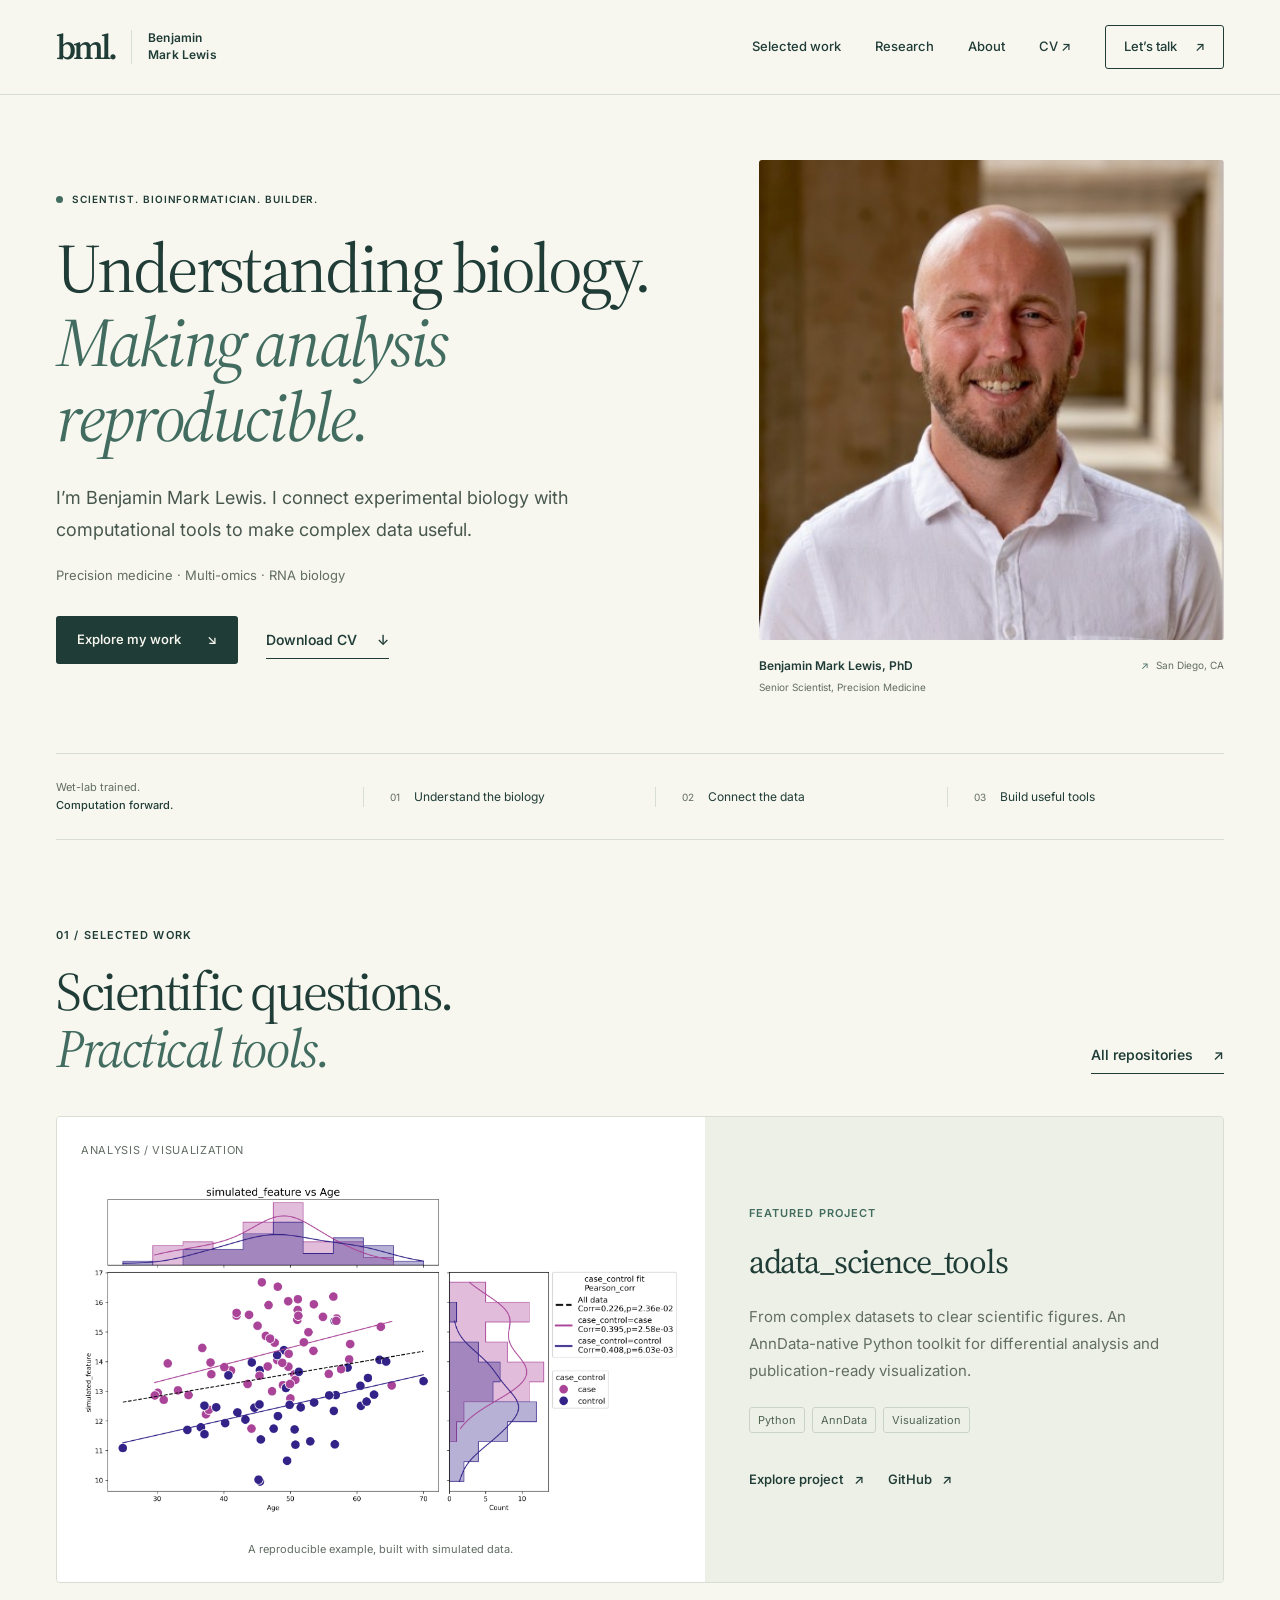
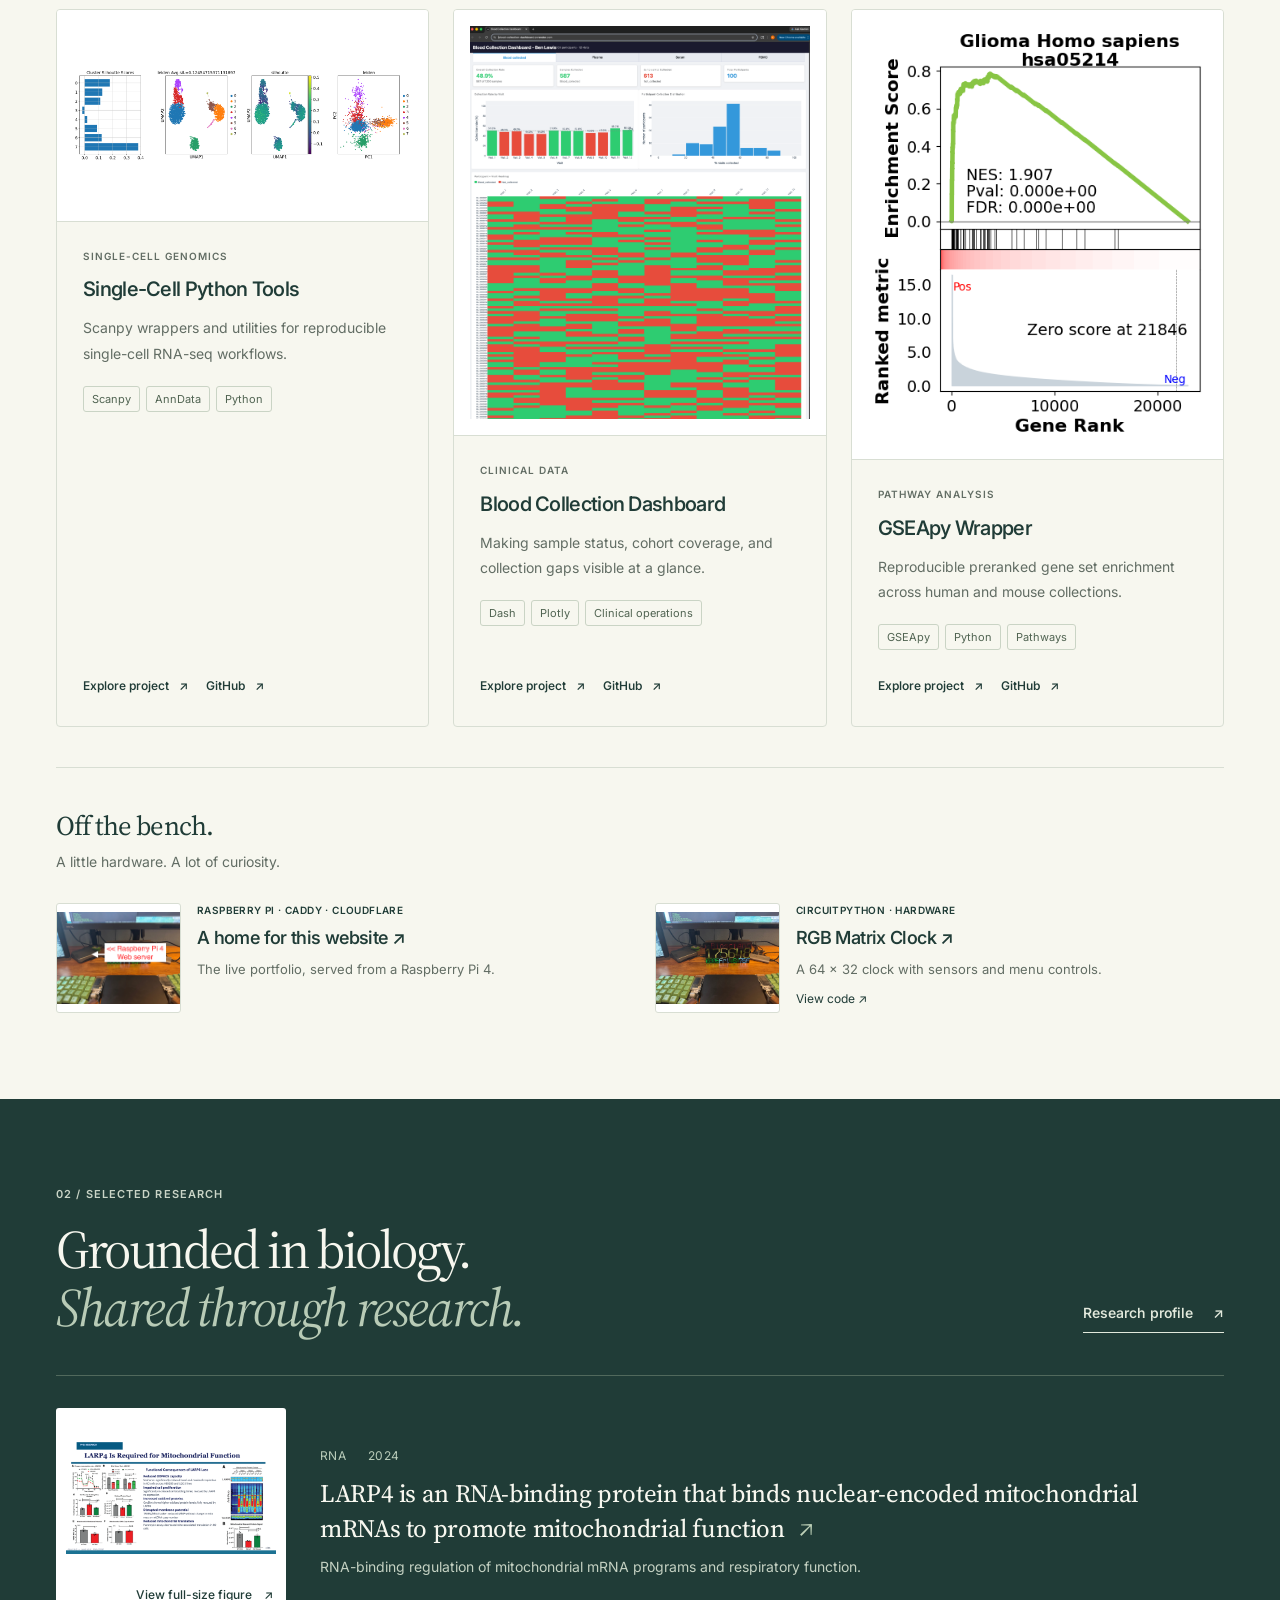
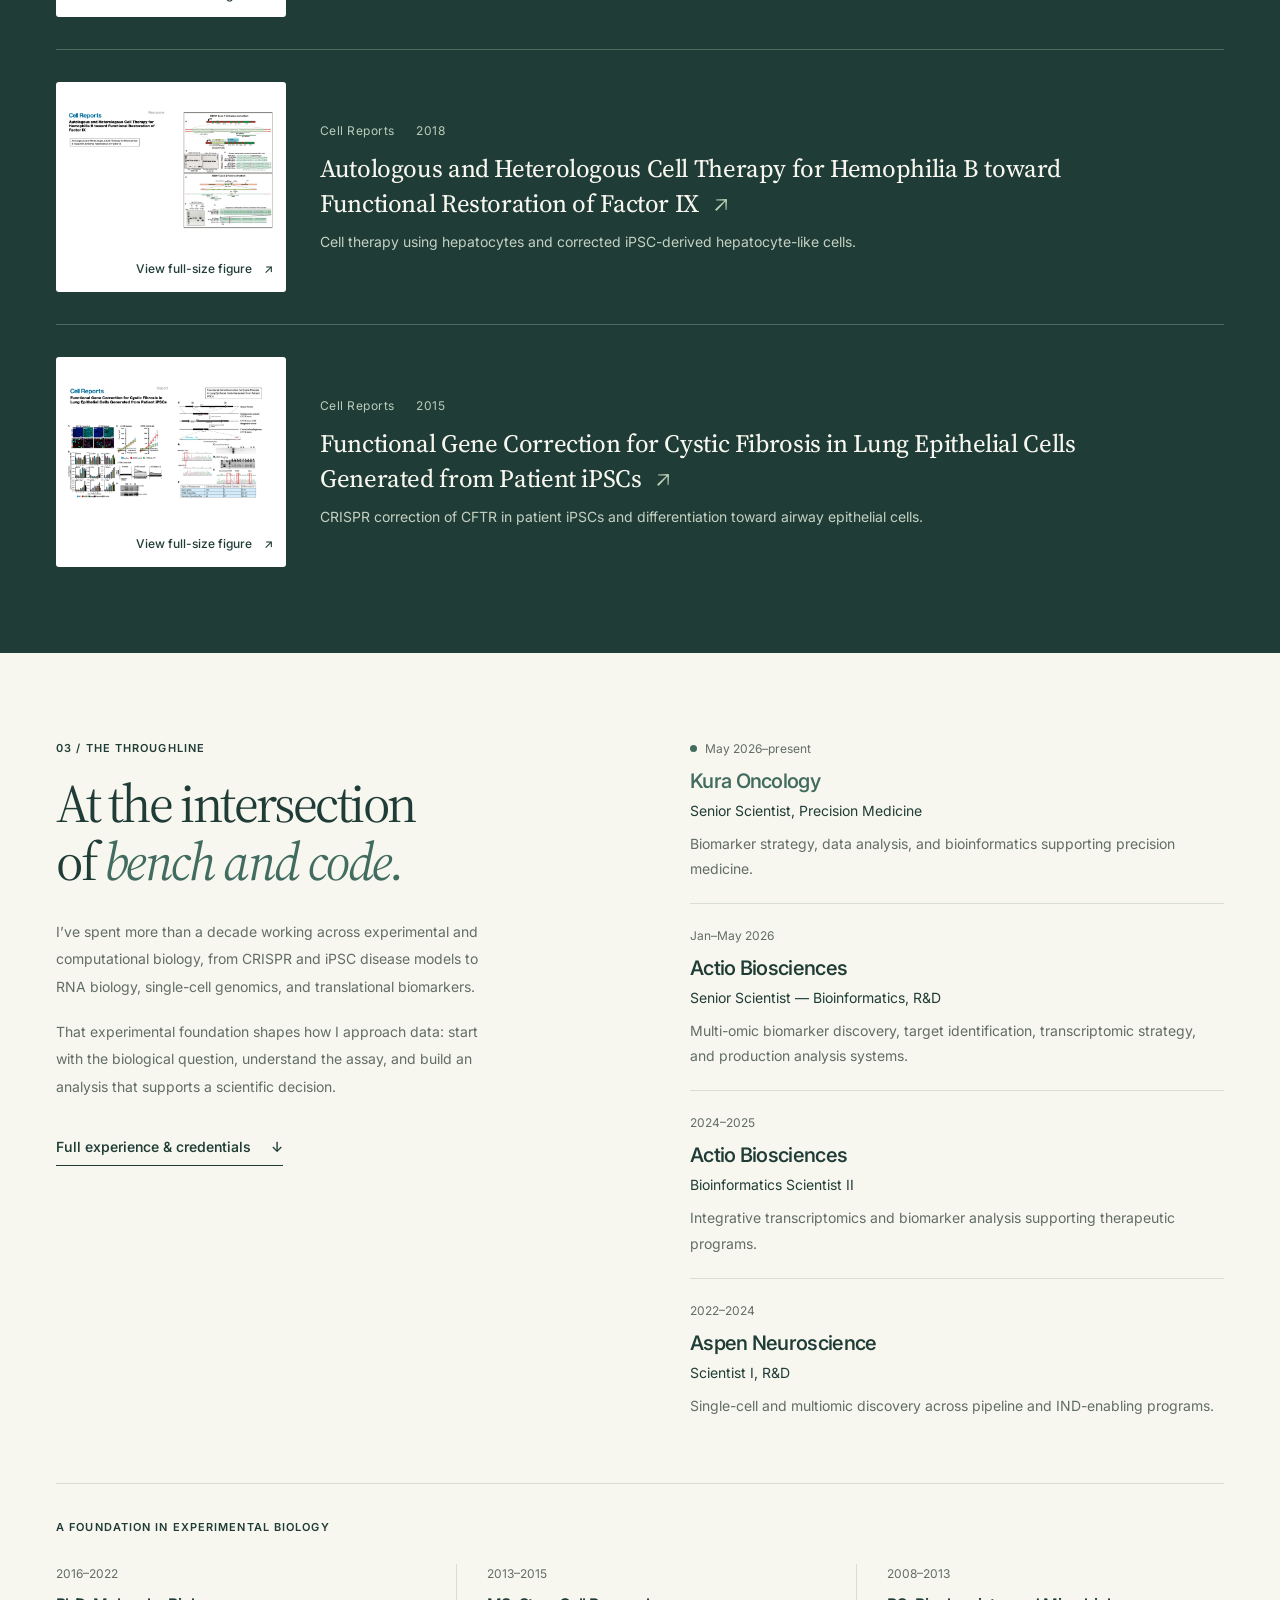
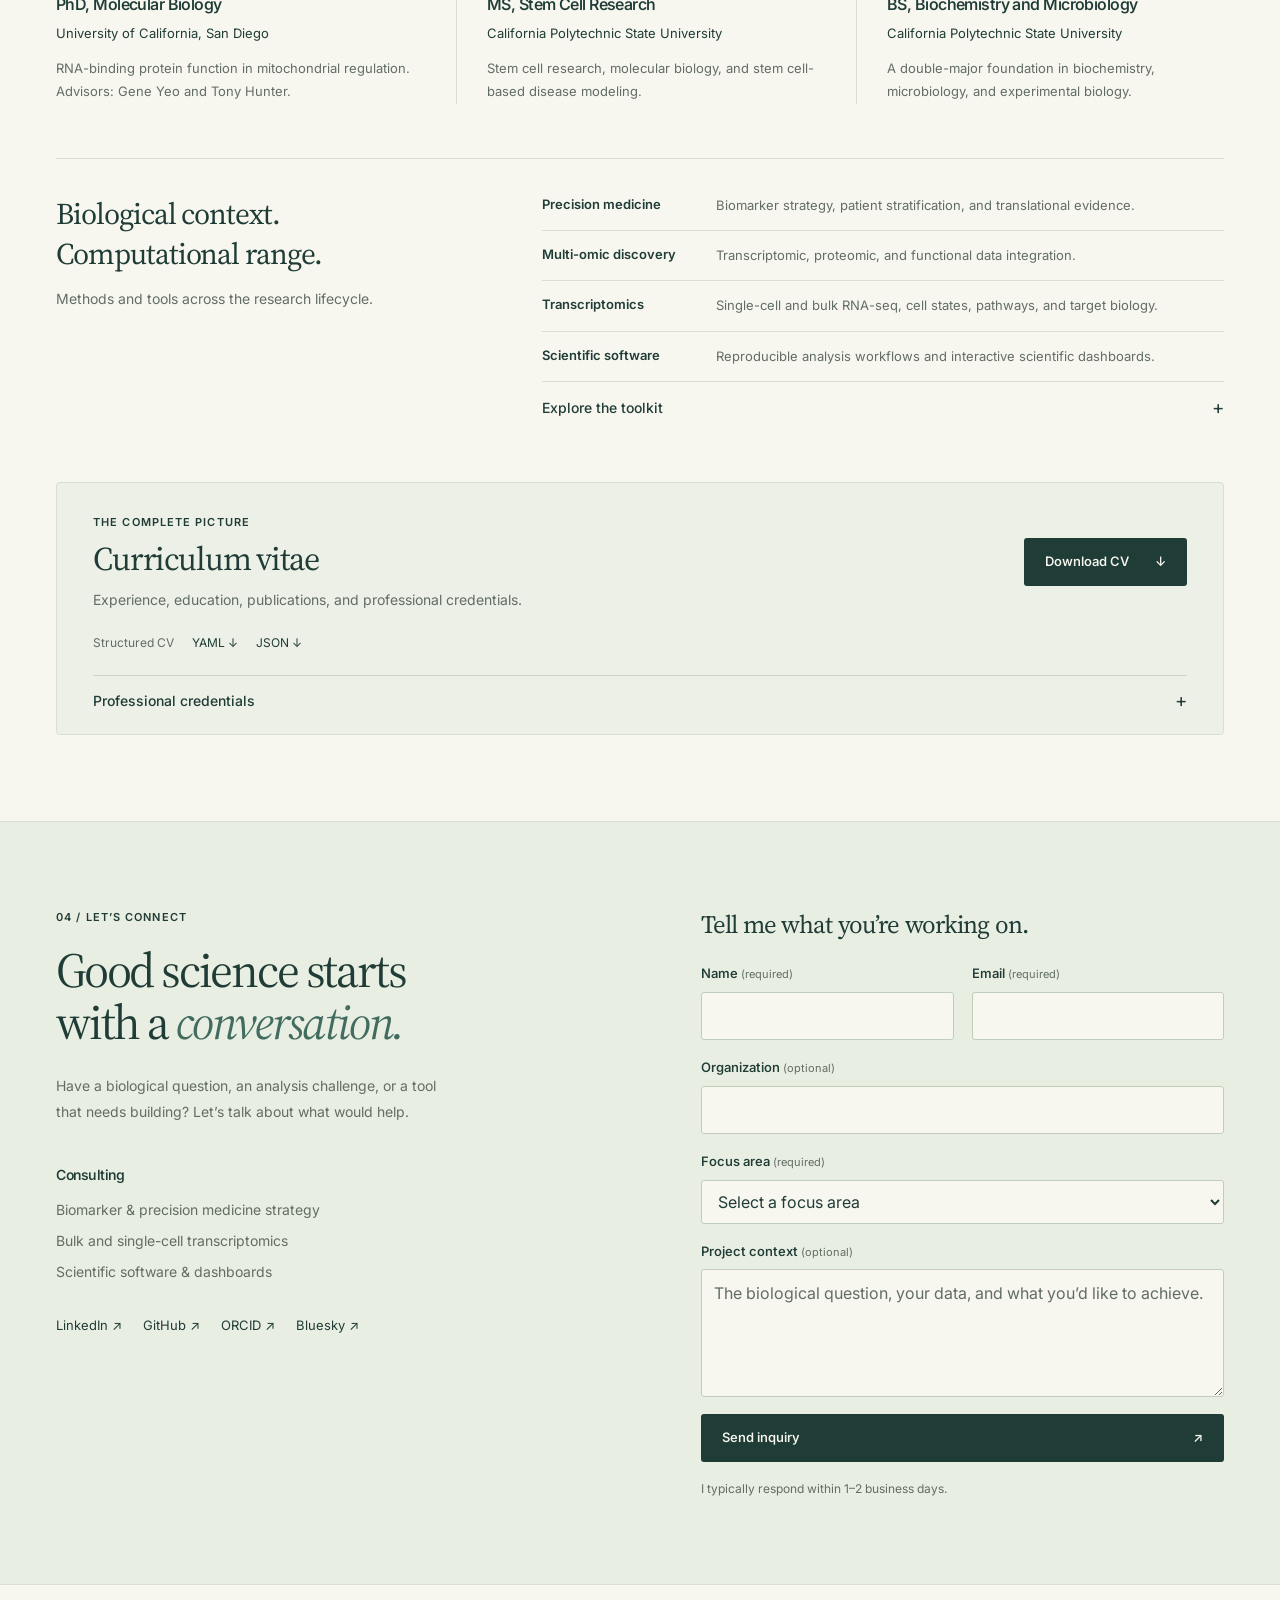
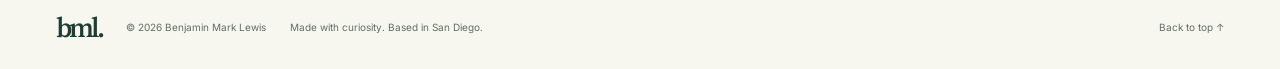
<file: index.html>
<!doctype html>
<html lang="en">
<head>
  <meta charset="utf-8">
  <meta name="viewport" content="width=device-width, initial-scale=1">
  <title>Benjamin Mark Lewis — Understanding biology.</title>
  <meta name="description" content="Benjamin Mark Lewis is a bioinformatics scientist working across precision medicine, multi-omic discovery, RNA biology, and scientific software in San Diego.">
  <meta name="theme-color" content="#f7f7ef">
  <meta name="color-scheme" content="light">
  <link rel="canonical" href="https://benjaminmarklewis.com/">
  <link rel="icon" type="image/svg+xml" href="/assets/favicon.svg">
  <meta property="og:title" content="Benjamin Mark Lewis — Understanding biology.">
  <meta property="og:description" content="Experimental biology. Computational thinking. Tools for better scientific decisions.">
  <meta property="og:type" content="website">
  <meta property="og:url" content="https://benjaminmarklewis.com/">
  <meta property="og:image" content="https://benjaminmarklewis.com/assets/img/benjamin-lewis.jpg">
  <meta name="twitter:card" content="summary_large_image">
  <link rel="preconnect" href="https://fonts.googleapis.com">
  <link rel="preconnect" href="https://fonts.gstatic.com" crossorigin>
  <link href="https://fonts.googleapis.com/css2?family=Inter:wght@400;450;500;550;600;650;700&family=Source+Serif+4:ital,opsz,wght@0,8..60,400;0,8..60,500;0,8..60,600;1,8..60,400;1,8..60,500&display=swap" rel="stylesheet">
  <link rel="stylesheet" href="styles.css?v=classic-9">
  <script src="script.js" defer></script>
  <script type="application/ld+json">
    {
      "@context": "https://schema.org",
      "@type": "Person",
      "name": "Benjamin Mark Lewis",
      "jobTitle": "Senior Scientist, Precision Medicine",
      "url": "https://benjaminmarklewis.com/",
      "image": "https://benjaminmarklewis.com/assets/img/benjamin-lewis.jpg",
      "address": { "@type": "PostalAddress", "addressLocality": "San Diego", "addressRegion": "CA", "addressCountry": "US" },
      "worksFor": { "@type": "Organization", "name": "Kura Oncology", "url": "https://kuraoncology.com/" },
      "alumniOf": [
        { "@type": "CollegeOrUniversity", "name": "University of California, San Diego" },
        { "@type": "CollegeOrUniversity", "name": "California Polytechnic State University" }
      ],
      "sameAs": ["https://github.com/gitbenlewis", "https://bsky.app/profile/gitbenlewis.bsky.social", "https://www.linkedin.com/in/benmarklewis/", "https://orcid.org/0000-0002-4135-3967"]
    }
  </script>
</head>
<body>
  <a class="skip-link" href="#main">Skip to content</a>
  <header class="site-header" id="top">
    <nav class="container navigation" aria-label="Main navigation">
      <a class="brand" href="#top" aria-label="Benjamin Mark Lewis home"><span class="brand-mark" aria-hidden="true">bml.</span><span class="brand-name">Benjamin<br>Mark Lewis</span></a>
      <button class="menu-toggle" type="button" aria-controls="nav-links" aria-expanded="false" hidden>Menu <span aria-hidden="true">+</span></button>
      <div class="nav-links" id="nav-links">
        <a href="#projects">Selected work</a>
        <a href="#publications">Research</a>
        <a href="#experience">About</a>
        <a href="/assets/pdf/BL_CV_2026.pdf" target="_blank" rel="noopener">CV <span aria-hidden="true">↗</span></a>
        <a class="nav-contact" href="#contact">Let’s talk <span aria-hidden="true">↗</span></a>
      </div>
    </nav>
  </header>
  <main id="main">
    <section class="hero container" aria-labelledby="hero-title">
      <div class="hero-copy">
        <p class="eyebrow"><span class="status-dot" aria-hidden="true"></span> Scientist. Bioinformatician. Builder.</p>
        <h1 id="hero-title">Understanding biology.<br><em>Making analysis reproducible.</em></h1>
        <p class="hero-description">I’m Benjamin Mark Lewis. I connect experimental biology with computational tools to make complex data useful.</p>
        <p class="hero-focus">Precision medicine · Multi-omics · RNA biology</p>
        <div class="hero-actions">
          <a class="button button-primary" href="#projects">Explore my work <span aria-hidden="true">↘</span></a>
          <a class="text-link" href="/assets/pdf/BL_CV_2026.pdf" download>Download CV <span aria-hidden="true">↓</span></a>
        </div>
      </div>
      <figure class="portrait">
        <div class="portrait-image"><img src="/assets/img/benjamin-lewis.jpg" alt="Benjamin Mark Lewis" width="408" height="540" fetchpriority="high"></div>
        <figcaption><span><strong>Benjamin Mark Lewis, PhD</strong><span>Senior Scientist, Precision Medicine</span></span><span class="location"><span aria-hidden="true">↗</span> San Diego, CA</span></figcaption>
      </figure>
    </section>
    <div class="container focus-strip" aria-label="Scientific focus">
      <p>Wet-lab trained.<br><strong>Computation forward.</strong></p>
      <span><small>01</small> Understand the biology</span>
      <span><small>02</small> Connect the data</span>
      <span><small>03</small> Build useful tools</span>
    </div>
    <section class="section container" id="projects" aria-labelledby="projects-title">
      <div class="section-heading">
        <div><p class="eyebrow">01 / Selected work</p><h2 id="projects-title">Scientific questions.<br><em>Practical tools.</em></h2></div>
        <a class="text-link" href="repositories.html">All repositories <span aria-hidden="true">↗</span></a>
      </div>
      <article class="featured-project">
        <a class="featured-visual" href="projects/adata-science-tools.html" aria-label="Explore adata_science_tools">
          <span class="image-label">Analysis / Visualization</span>
          <img src="/assets/img/projects/baseline.png" alt="Simulated feature-versus-age correlation plot with case and control fits and marginal distributions" width="3799" height="2108" loading="lazy">
          <span class="figure-caption">A reproducible example, built with simulated data.</span>
        </a>
        <div class="featured-copy"><p class="eyebrow">Featured project</p><h3>adata_science_tools</h3><p>From complex datasets to clear scientific figures. An AnnData-native Python toolkit for differential analysis and publication-ready visualization.</p><div class="tags"><span>Python</span><span>AnnData</span><span>Visualization</span></div><div class="project-links"><a href="projects/adata-science-tools.html">Explore project <span aria-hidden="true">↗</span></a><a href="https://github.com/gitbenlewis/adata_science_tools" target="_blank" rel="noopener">GitHub <span aria-hidden="true">↗</span></a></div></div>
      </article>
      <div class="project-grid">
        <article class="project-card">
          <a class="project-image" href="projects/single-cell-python-tools.html" aria-label="Explore Single-Cell Python Tools"><img src="/assets/img/projects/sctl-umap-clusters.png" alt="UMAP showing distinct single-cell clusters" width="960" height="540" loading="lazy"></a>
          <div class="project-body"><p class="eyebrow">Single-cell genomics</p><h3>Single-Cell Python Tools</h3><p>Scanpy wrappers and utilities for reproducible single-cell RNA-seq workflows.</p><div class="tags"><span>Scanpy</span><span>AnnData</span><span>Python</span></div><div class="project-links"><a href="projects/single-cell-python-tools.html">Explore project <span aria-hidden="true">↗</span></a><a href="https://github.com/gitbenlewis/single_cell_python_tools" target="_blank" rel="noopener">GitHub <span aria-hidden="true">↗</span></a></div></div>
        </article>
        <article class="project-card">
          <a class="project-image" href="projects/blood-collection-dashboard.html" aria-label="Explore Blood Collection Dashboard"><img src="/assets/img/projects/blood-collection-dashboard.png" alt="Dashboard of clinical trial biomarker collection progress" width="960" height="540" loading="lazy"></a>
          <div class="project-body"><p class="eyebrow">Clinical data</p><h3>Blood Collection Dashboard</h3><p>Making sample status, cohort coverage, and collection gaps visible at a glance.</p><div class="tags"><span>Dash</span><span>Plotly</span><span>Clinical operations</span></div><div class="project-links"><a href="projects/blood-collection-dashboard.html">Explore project <span aria-hidden="true">↗</span></a><a href="https://github.com/gitbenlewis/blood_collection_dashboard" target="_blank" rel="noopener">GitHub <span aria-hidden="true">↗</span></a></div></div>
        </article>
        <article class="project-card">
          <a class="project-image" href="projects/gseapy-wrapper.html" aria-label="Explore GSEApy Wrapper"><img src="/assets/img/projects/gsea-enrichment-plot.png" alt="Gene set enrichment plot with running enrichment score and ranked genes" width="960" height="540" loading="lazy"></a>
          <div class="project-body"><p class="eyebrow">Pathway analysis</p><h3>GSEApy Wrapper</h3><p>Reproducible preranked gene set enrichment across human and mouse collections.</p><div class="tags"><span>GSEApy</span><span>Python</span><span>Pathways</span></div><div class="project-links"><a href="projects/gseapy-wrapper.html">Explore project <span aria-hidden="true">↗</span></a><a href="https://github.com/gitbenlewis/run_GSEApy_wrapper" target="_blank" rel="noopener">GitHub <span aria-hidden="true">↗</span></a></div></div>
        </article>
      </div>
      <div class="side-projects">
        <div class="side-heading"><h3>Off the bench.</h3><p>A little hardware. A lot of curiosity.</p></div>
        <article class="side-project"><img src="/assets/img/projects/website-deployment/webserver-image-new.png" alt="Raspberry Pi web server deployment diagram" width="1049" height="784" loading="lazy"><div><p class="eyebrow">Raspberry Pi · Caddy · Cloudflare</p><h3><a href="projects/website-deployment-pi-cloudflare.html">A home for this website <span aria-hidden="true">↗</span></a></h3><p>The live portfolio, served from a Raspberry Pi 4.</p></div></article>
        <article class="side-project"><img src="/assets/img/projects/rgb-matrix-clock.jpg" alt="RGB LED matrix clock hardware" width="960" height="540" loading="lazy"><div><p class="eyebrow">CircuitPython · Hardware</p><h3><a href="projects/rgb-matrix-clock.html">RGB Matrix Clock <span aria-hidden="true">↗</span></a></h3><p>A 64 × 32 clock with sensors and menu controls.</p><a class="side-source" href="https://github.com/gitbenlewis/RGB_Matrix_Clock_waveshare_64_32_pi_pico" target="_blank" rel="noopener">View code <span aria-hidden="true">↗</span></a></div></article>
      </div>
    </section>

    <section class="research section" id="publications" aria-labelledby="research-title">
      <div class="container">
        <div class="section-heading"><div><p class="eyebrow">02 / Selected research</p><h2 id="research-title">Grounded in biology.<br><em>Shared through research.</em></h2></div><a class="text-link" href="https://orcid.org/0000-0002-4135-3967" target="_blank" rel="noopener">Research profile <span aria-hidden="true">↗</span></a></div>
        <div class="publication-list">
          <article class="publication">
            <a class="figure-link" href="/assets/img/publications/larp4-graphical-abstract.png" target="_blank" rel="noopener" aria-label="View full-size: Graphical abstract for the LARP4 mitochondrial RNA biology study"><img src="/assets/img/publications/larp4-graphical-abstract.png" alt="Graphical abstract for the LARP4 mitochondrial RNA biology study" width="1400" height="787" loading="lazy"><span class="figure-action">View full-size figure <span aria-hidden="true">↗</span></span></a>
            <div><p class="publication-meta">RNA <span>2024</span></p><h3><a href="https://doi.org/10.1261/rna.079799.123" target="_blank" rel="noopener">LARP4 is an RNA-binding protein that binds nuclear-encoded mitochondrial mRNAs to promote mitochondrial function <span aria-hidden="true">↗</span></a></h3><p class="publication-summary">RNA-binding regulation of mitochondrial mRNA programs and respiratory function.</p></div>
          </article>
          <article class="publication">
            <a class="figure-link" href="/assets/img/publications/hemophilia-b-graphical-abstract.png" target="_blank" rel="noopener" aria-label="View full-size: Graphical abstract for the Hemophilia B cell therapy study"><img src="/assets/img/publications/hemophilia-b-graphical-abstract.png" alt="Graphical abstract for the Hemophilia B cell therapy study" width="1400" height="787" loading="lazy"><span class="figure-action">View full-size figure <span aria-hidden="true">↗</span></span></a>
            <div><p class="publication-meta">Cell Reports <span>2018</span></p><h3><a href="https://doi.org/10.1016/j.celrep.2018.03.121" target="_blank" rel="noopener">Autologous and Heterologous Cell Therapy for Hemophilia B toward Functional Restoration of Factor IX <span aria-hidden="true">↗</span></a></h3><p class="publication-summary">Cell therapy using hepatocytes and corrected iPSC-derived hepatocyte-like cells.</p></div>
          </article>
          <article class="publication">
            <a class="figure-link" href="/assets/img/publications/cystic-fibrosis-graphical-abstract.png" target="_blank" rel="noopener" aria-label="View full-size: Graphical abstract for the cystic fibrosis iPSC gene correction study"><img src="/assets/img/publications/cystic-fibrosis-graphical-abstract.png" alt="Graphical abstract for the cystic fibrosis iPSC gene correction study" width="1400" height="787" loading="lazy"><span class="figure-action">View full-size figure <span aria-hidden="true">↗</span></span></a>
            <div><p class="publication-meta">Cell Reports <span>2015</span></p><h3><a href="https://doi.org/10.1016/j.celrep.2015.07.062" target="_blank" rel="noopener">Functional Gene Correction for Cystic Fibrosis in Lung Epithelial Cells Generated from Patient iPSCs <span aria-hidden="true">↗</span></a></h3><p class="publication-summary">CRISPR correction of CFTR in patient iPSCs and differentiation toward airway epithelial cells.</p></div>
          </article>
        </div>
      </div>
    </section>

    <section class="section container about" id="experience" aria-labelledby="about-title">
      <div class="about-grid">
        <div class="about-copy"><p class="eyebrow">03 / The throughline</p><h2 id="about-title">At the intersection<br>of <em>bench and code.</em></h2><p>I’ve spent more than a decade working across experimental and computational biology, from CRISPR and iPSC disease models to RNA biology, single-cell genomics, and translational biomarkers.</p><p>That experimental foundation shapes how I approach data: start with the biological question, understand the assay, and build an analysis that supports a scientific decision.</p><a class="text-link" href="#cv">Full experience &amp; credentials <span aria-hidden="true">↓</span></a></div>
        <div class="timeline" aria-label="Professional experience">
          <article class="career-row current-role"><p class="career-date"><span class="status-dot" aria-hidden="true"></span> May 2026–present</p><h3>Kura Oncology</h3><p class="career-role">Senior Scientist, Precision Medicine</p><p>Biomarker strategy, data analysis, and bioinformatics supporting precision medicine.</p></article>
          <article class="career-row"><p class="career-date">Jan–May 2026</p><h3>Actio Biosciences</h3><p class="career-role">Senior Scientist — Bioinformatics, R&amp;D</p><p>Multi-omic biomarker discovery, target identification, transcriptomic strategy, and production analysis systems.</p></article>
          <article class="career-row"><p class="career-date">2024–2025</p><h3>Actio Biosciences</h3><p class="career-role">Bioinformatics Scientist II</p><p>Integrative transcriptomics and biomarker analysis supporting therapeutic programs.</p></article>
          <article class="career-row"><p class="career-date">2022–2024</p><h3>Aspen Neuroscience</h3><p class="career-role">Scientist I, R&amp;D</p><p>Single-cell and multiomic discovery across pipeline and IND-enabling programs.</p></article>
        </div>
      </div>
      <div class="education" id="education">
        <p class="eyebrow">A foundation in experimental biology</p>
        <div class="education-grid">
          <article><p class="career-date">2016–2022</p><h3>PhD, Molecular Biology</h3><p>University of California, San Diego</p><p class="education-note">RNA-binding protein function in mitochondrial regulation. Advisors: Gene Yeo and Tony Hunter.</p></article>
          <article><p class="career-date">2013–2015</p><h3>MS, Stem Cell Research</h3><p>California Polytechnic State University</p><p class="education-note">Stem cell research, molecular biology, and stem cell-based disease modeling.</p></article>
          <article><p class="career-date">2008–2013</p><h3>BS, Biochemistry and Microbiology</h3><p>California Polytechnic State University</p><p class="education-note">A double-major foundation in biochemistry, microbiology, and experimental biology.</p></article>
        </div>
      </div>
      <div class="methods" id="methods">
        <div class="methods-heading"><h3>Biological context.<br>Computational range.</h3><p>Methods and tools across the research lifecycle.</p></div>
        <div class="methods-content">
          <div class="method-row"><h4>Precision medicine</h4><p>Biomarker strategy, patient stratification, and translational evidence.</p></div>
          <div class="method-row"><h4>Multi-omic discovery</h4><p>Transcriptomic, proteomic, and functional data integration.</p></div>
          <div class="method-row"><h4>Transcriptomics</h4><p>Single-cell and bulk RNA-seq, cell states, pathways, and target biology.</p></div>
          <div class="method-row"><h4>Scientific software</h4><p>Reproducible analysis workflows and interactive scientific dashboards.</p></div>
          <details class="toolkit"><summary>Explore the toolkit <span aria-hidden="true">+</span></summary><div class="toolkit-content"><p><strong>Analysis &amp; modeling</strong>Python · Pandas · Scanpy · AnnData · PyTorch · scikit-learn · R</p><p><strong>Workflows &amp; visualization</strong>Nextflow · AWS · Linux · Dash · Plotly</p><p><strong>Experimental biology</strong>Bulk RNA-seq · Single-cell RNA-seq · Proteomics · ATAC-seq · CRISPR · iPSC models · Flow cytometry · NGS/qPCR</p></div></details>
        </div>
      </div>
      <div class="cv-block" id="cv">
        <div class="cv-heading"><div><p class="eyebrow">The complete picture</p><h3>Curriculum vitae</h3><p>Experience, education, publications, and professional credentials.</p></div><a class="button button-primary" href="/assets/pdf/BL_CV_2026.pdf" download>Download CV <span aria-hidden="true">↓</span></a></div>
        <div class="cv-formats"><span>Structured CV</span><a href="/assets/data/cv.yml" download>YAML <span aria-hidden="true">↓</span></a><a href="/assets/data/cv.json" download>JSON <span aria-hidden="true">↓</span></a></div>
        <details class="credentials"><summary>Professional credentials <span aria-hidden="true">+</span></summary><ul>
          <li><strong>Pharmaceutical Data Integrity: ALCOA and ALCOA+</strong><span>GxP Training · Issued Oct 2025 · Expires Oct 2026</span></li>
          <li><strong>General Data Protection Regulation for Pharmaceuticals and Clinical Trials</strong><span>GxP Training · Issued Oct 2025 · Expires Oct 2026</span></li>
          <li><strong>Good Clinical Laboratory Practice</strong><span>GxP Training · Issued Oct 2025 · Expires Oct 2026</span></li>
          <li><strong>Mathematics for Machine Learning and Data Science</strong><span>DeepLearning.AI · 2025</span></li>
          <li><strong>TensorFlow Developer Professional Certificate</strong><span>DeepLearning.AI · 2024</span></li>
          <li><strong>AI Engineering Professional Certificate</strong><span>IBM · 2024</span></li>
          <li><strong>Data Science Professional Certificate</strong><span>IBM · 2023</span></li>
        </ul></details>
      </div>
    </section>

    <section class="contact section" id="contact" aria-labelledby="contact-title">
      <div class="container contact-grid">
        <div class="contact-copy" id="consulting"><p class="eyebrow">04 / Let’s connect</p><h2 id="contact-title">Good science starts<br>with a <em>conversation.</em></h2><p>Have a biological question, an analysis challenge, or a tool that needs building? Let’s talk about what would help.</p><div class="consulting-areas"><h3>Consulting</h3><p>Biomarker &amp; precision medicine strategy</p><p>Bulk and single-cell transcriptomics</p><p>Scientific software &amp; dashboards</p></div><div class="social-links"><a href="https://www.linkedin.com/in/benmarklewis/" target="_blank" rel="noopener">LinkedIn <span aria-hidden="true">↗</span></a><a href="https://github.com/gitbenlewis" target="_blank" rel="noopener">GitHub <span aria-hidden="true">↗</span></a><a href="https://orcid.org/0000-0002-4135-3967" target="_blank" rel="noopener">ORCID <span aria-hidden="true">↗</span></a><a href="https://bsky.app/profile/gitbenlewis.bsky.social" target="_blank" rel="noopener">Bluesky <span aria-hidden="true">↗</span></a></div></div>
        <!-- Keep the published Formspark endpoint; browser validation runs before native submission. -->
        <form class="contact-form" name="consulting" action="https://submit-form.com/c2eeHTGTN" method="post">
          <h3>Tell me what you’re working on.</h3>
          <input type="hidden" name="_subject" value="New Benjamin Mark Lewis consulting inquiry">
          <input class="honeypot" type="text" name="_gotcha" tabindex="-1" autocomplete="off" aria-hidden="true" aria-label="Leave this field empty">
          <div class="form-pair"><div class="form-field"><label for="consulting-name">Name <span>(required)</span></label><input type="text" id="consulting-name" name="name" autocomplete="name" required></div><div class="form-field"><label for="consulting-email">Email <span>(required)</span></label><input type="email" id="consulting-email" name="email" autocomplete="email" required></div></div>
          <div class="form-field"><label for="consulting-org">Organization <span>(optional)</span></label><input type="text" id="consulting-org" name="organization" autocomplete="organization"></div>
          <div class="form-field"><label for="consulting-topic">Focus area <span>(required)</span></label><select id="consulting-topic" name="topic" required><option value="">Select a focus area</option><option value="biomarker-strategy">Biomarker / precision medicine strategy</option><option value="bulk-rnaseq">Bulk RNA-seq analysis</option><option value="single-cell">Single-cell analysis</option><option value="pipeline-workflow">Pipeline or workflow development</option><option value="dashboard-data-product">Dashboard or scientific data product</option><option value="other">Something else</option></select></div>
          <div class="form-field"><label for="consulting-message">Project context <span>(optional)</span></label><textarea id="consulting-message" name="message" rows="4" placeholder="The biological question, your data, and what you’d like to achieve."></textarea></div>
          <button class="button button-primary" type="submit">Send inquiry <span aria-hidden="true">↗</span></button>
          <p class="form-note">I typically respond within 1–2 business days.</p>
        </form>
      </div>
    </section>
  </main>
  <footer class="site-footer"><div class="container footer-inner"><a class="brand-mark" href="#top" aria-label="Back to top">bml.</a><p>© 2026 Benjamin Mark Lewis</p><span class="footer-location">Made with curiosity. Based in San Diego.</span><a href="#top">Back to top <span aria-hidden="true">↑</span></a></div></footer>
</body>
</html>
</file>
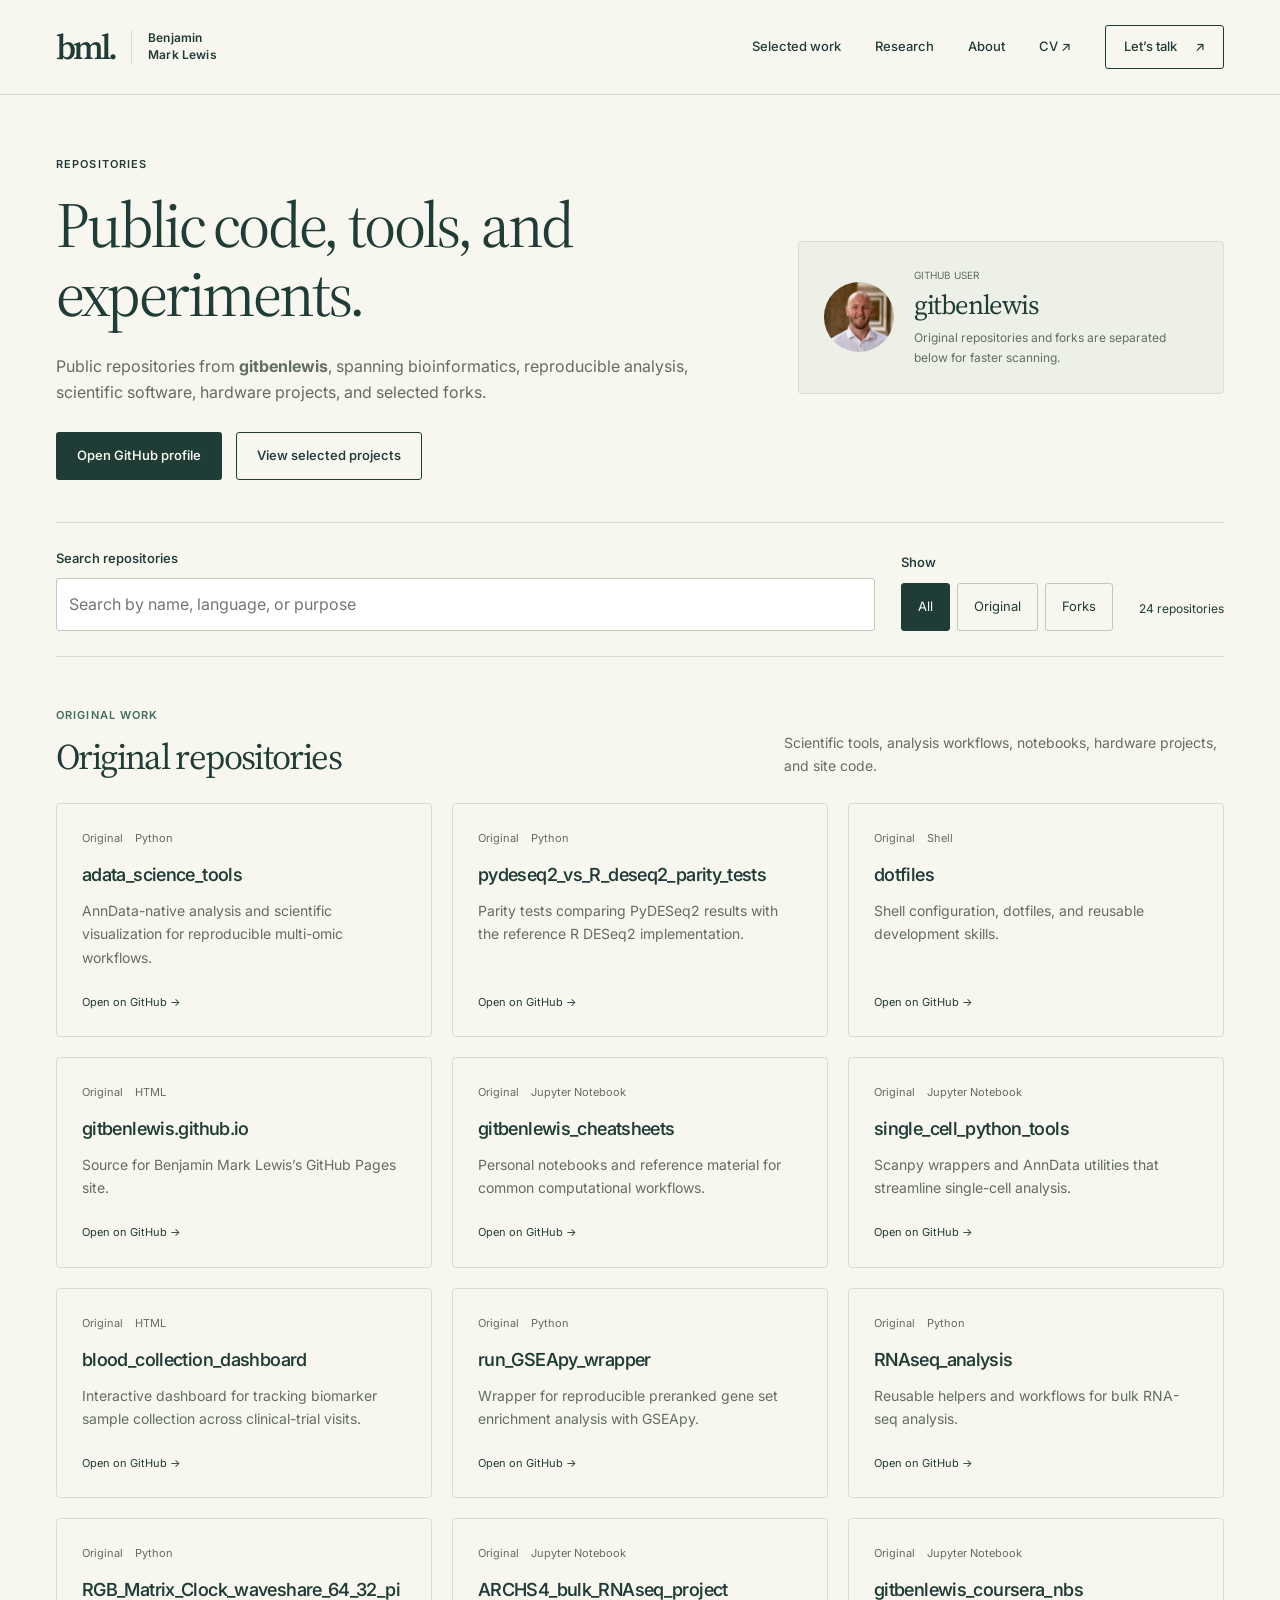
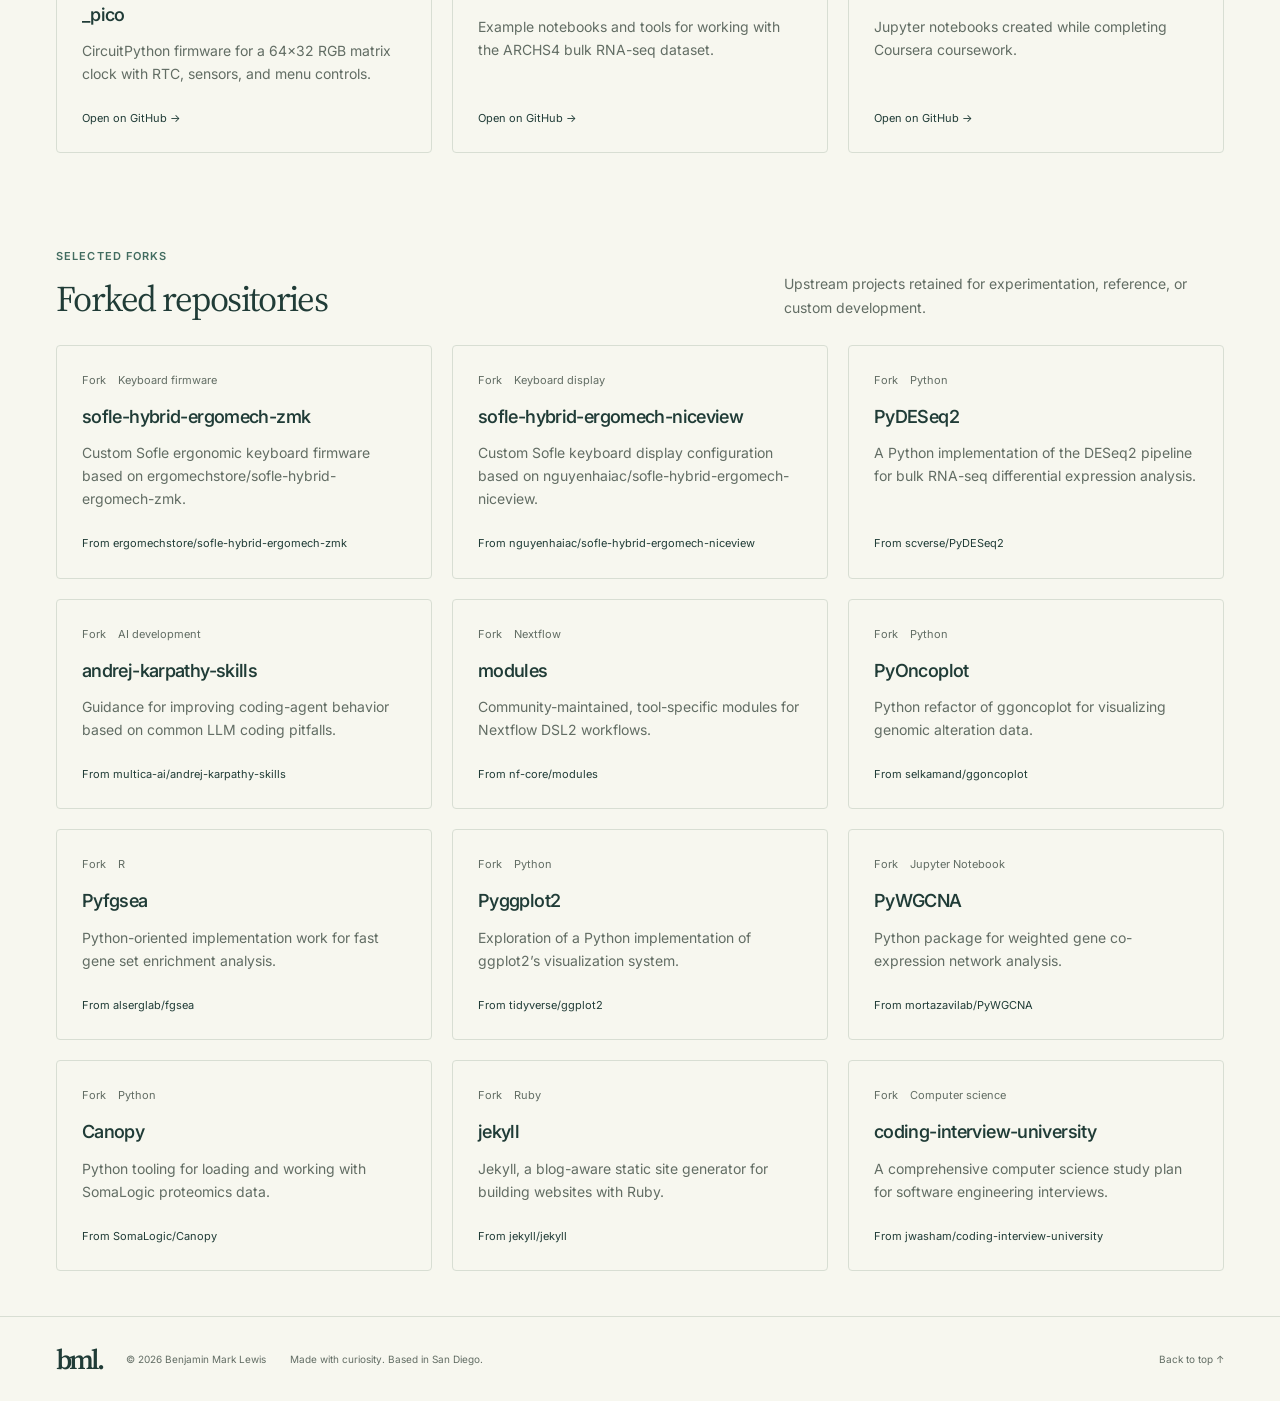
<file: repositories.html>
<!doctype html>
<html lang="en">
<head>
  <meta charset="utf-8">
  <meta name="viewport" content="width=device-width, initial-scale=1">
  <title>Repositories — Benjamin Mark Lewis</title>
  <meta name="description" content="Public GitHub repositories from Benjamin Mark Lewis, including bioinformatics tools, analysis workflows, hardware projects, and selected forks.">
  <meta name="theme-color" content="#f7f7ef">
  <meta name="color-scheme" content="light">
  <link rel="canonical" href="https://benjaminmarklewis.com/repositories.html">
  <link rel="icon" type="image/svg+xml" href="/assets/favicon.svg">
  <meta property="og:title" content="Repositories — Benjamin Mark Lewis">
  <meta property="og:description" content="Public GitHub repositories from Benjamin Mark Lewis, including bioinformatics tools, analysis workflows, hardware projects, and selected forks.">
  <meta property="og:type" content="website">
  <meta property="og:url" content="https://benjaminmarklewis.com/repositories.html">
  <meta property="og:image" content="https://benjaminmarklewis.com/assets/img/benjamin-lewis.jpg">
  <meta name="twitter:card" content="summary_large_image">
  <link rel="preconnect" href="https://fonts.googleapis.com">
  <link rel="preconnect" href="https://fonts.gstatic.com" crossorigin>
  <link href="https://fonts.googleapis.com/css2?family=Inter:wght@400;450;500;550;600;650;700&family=Source+Serif+4:ital,opsz,wght@0,8..60,400;0,8..60,500;0,8..60,600;1,8..60,400;1,8..60,500&display=swap" rel="stylesheet">
  <link rel="stylesheet" href="styles.css?v=classic-9">
  <script src="script.js" defer></script>
  <script src="repositories.js" defer></script>
</head>
<body>
  <a class="skip-link" href="#main">Skip to content</a>
  <header class="site-header" id="top">
    <nav class="container navigation" aria-label="Main navigation">
      <a class="brand" href="index.html#top" aria-label="Benjamin Mark Lewis home"><span class="brand-mark" aria-hidden="true">bml.</span><span class="brand-name">Benjamin<br>Mark Lewis</span></a>
      <button class="menu-toggle" type="button" aria-controls="nav-links" aria-expanded="false" hidden>Menu <span aria-hidden="true">+</span></button>
      <div class="nav-links" id="nav-links">
        <a href="index.html#projects">Selected work</a>
        <a href="index.html#publications">Research</a>
        <a href="index.html#experience">About</a>
        <a href="/assets/pdf/BL_CV_2026.pdf" target="_blank" rel="noopener">CV <span aria-hidden="true">↗</span></a>
        <a class="nav-contact" href="index.html#contact">Let’s talk <span aria-hidden="true">↗</span></a>
      </div>
    </nav>
  </header>
  <main id="main" class="repository-page">
    <section class="section repository-hero visible">
      <div class="container">
        <div class="repository-hero__grid">
          <div>
            <p class="eyebrow">Repositories</p>
            <h1>Public code, tools, and experiments.</h1>
            <p class="repository-hero__sub">Public repositories from <strong>gitbenlewis</strong>, spanning bioinformatics, reproducible analysis, scientific software, hardware projects, and selected forks.</p>
            <div class="repository-hero__actions">
              <a class="button button-primary" href="https://github.com/gitbenlewis" target="_blank" rel="noopener">Open GitHub profile</a>
              <a class="button button-secondary" href="index.html#projects">View selected projects</a>
            </div>
          </div>
          <div class="repo-profile">
            <img src="/assets/img/github-avatar.png" alt="GitHub avatar for gitbenlewis" width="96" height="96" />
            <div>
              <p class="repo-profile__label">GitHub user</p>
              <h2>gitbenlewis</h2>
              <p>Original repositories and forks are separated below for faster scanning.</p>
            </div>
          </div>
        </div>
      </div>
    </section>

    <section class="repository-tools" aria-label="Repository search and filters">
      <div class="container">
        <div class="repository-controls">
          <div class="repository-search">
            <label for="repository-search">Search repositories</label>
            <input id="repository-search" type="search" placeholder="Search by name, language, or purpose" autocomplete="off" />
          </div>
          <div class="repository-filters">
            <span class="repository-filter-group__label">Show</span>
            <div class="repository-filter-group" role="group" aria-label="Repository type">
              <button class="repository-filter" type="button" data-repository-filter="all" aria-pressed="true">All</button>
              <button class="repository-filter" type="button" data-repository-filter="original" aria-pressed="false">Original</button>
              <button class="repository-filter" type="button" data-repository-filter="fork" aria-pressed="false">Forks</button>
            </div>
          </div>
          <p class="repository-results" id="repository-results" aria-live="polite">24 repositories</p>
        </div>
        <p class="repository-no-results" id="repository-no-results" hidden>No repositories match that search.</p>
      </div>
    </section>

    <section class="section repository-directory visible" id="original-repositories">
      <div class="container">
        <div class="repository-directory__heading">
          <div>
            <span class="section__label">Original work</span>
            <h2>Original repositories</h2>
          </div>
          <p>Scientific tools, analysis workflows, notebooks, hardware projects, and site code.</p>
        </div>

        <div class="repository-directory__grid">
          <a class="repository-card" href="https://github.com/gitbenlewis/adata_science_tools" target="_blank" rel="noopener" aria-label="Open adata_science_tools on GitHub">
            <div class="repository-card__meta"><span>Original</span><span>Python</span></div>
            <h3>adata_science_tools</h3>
            <p>AnnData-native analysis and scientific visualization for reproducible multi-omic workflows.</p>
            <span class="repository-card__link">Open on GitHub →</span>
          </a>

          <a class="repository-card" href="https://github.com/gitbenlewis/pydeseq2_vs_R_deseq2_parity_tests" target="_blank" rel="noopener" aria-label="Open pydeseq2_vs_R_deseq2_parity_tests on GitHub">
            <div class="repository-card__meta"><span>Original</span><span>Python</span></div>
            <h3>pydeseq2_vs_R_deseq2_parity_tests</h3>
            <p>Parity tests comparing PyDESeq2 results with the reference R DESeq2 implementation.</p>
            <span class="repository-card__link">Open on GitHub →</span>
          </a>

          <a class="repository-card" href="https://github.com/gitbenlewis/dotfiles" target="_blank" rel="noopener" aria-label="Open dotfiles on GitHub">
            <div class="repository-card__meta"><span>Original</span><span>Shell</span></div>
            <h3>dotfiles</h3>
            <p>Shell configuration, dotfiles, and reusable development skills.</p>
            <span class="repository-card__link">Open on GitHub →</span>
          </a>

          <a class="repository-card" href="https://github.com/gitbenlewis/gitbenlewis.github.io" target="_blank" rel="noopener" aria-label="Open gitbenlewis.github.io on GitHub">
            <div class="repository-card__meta"><span>Original</span><span>HTML</span></div>
            <h3>gitbenlewis.github.io</h3>
            <p>Source for Benjamin Mark Lewis’s GitHub Pages site.</p>
            <span class="repository-card__link">Open on GitHub →</span>
          </a>

          <a class="repository-card" href="https://github.com/gitbenlewis/gitbenlewis_cheatsheets" target="_blank" rel="noopener" aria-label="Open gitbenlewis_cheatsheets on GitHub">
            <div class="repository-card__meta"><span>Original</span><span>Jupyter Notebook</span></div>
            <h3>gitbenlewis_cheatsheets</h3>
            <p>Personal notebooks and reference material for common computational workflows.</p>
            <span class="repository-card__link">Open on GitHub →</span>
          </a>

          <a class="repository-card" href="https://github.com/gitbenlewis/single_cell_python_tools" target="_blank" rel="noopener" aria-label="Open single_cell_python_tools on GitHub">
            <div class="repository-card__meta"><span>Original</span><span>Jupyter Notebook</span></div>
            <h3>single_cell_python_tools</h3>
            <p>Scanpy wrappers and AnnData utilities that streamline single-cell analysis.</p>
            <span class="repository-card__link">Open on GitHub →</span>
          </a>

          <a class="repository-card" href="https://github.com/gitbenlewis/blood_collection_dashboard" target="_blank" rel="noopener" aria-label="Open blood_collection_dashboard on GitHub">
            <div class="repository-card__meta"><span>Original</span><span>HTML</span></div>
            <h3>blood_collection_dashboard</h3>
            <p>Interactive dashboard for tracking biomarker sample collection across clinical-trial visits.</p>
            <span class="repository-card__link">Open on GitHub →</span>
          </a>

          <a class="repository-card" href="https://github.com/gitbenlewis/run_GSEApy_wrapper" target="_blank" rel="noopener" aria-label="Open run_GSEApy_wrapper on GitHub">
            <div class="repository-card__meta"><span>Original</span><span>Python</span></div>
            <h3>run_GSEApy_wrapper</h3>
            <p>Wrapper for reproducible preranked gene set enrichment analysis with GSEApy.</p>
            <span class="repository-card__link">Open on GitHub →</span>
          </a>

          <a class="repository-card" href="https://github.com/gitbenlewis/RNAseq_analysis" target="_blank" rel="noopener" aria-label="Open RNAseq_analysis on GitHub">
            <div class="repository-card__meta"><span>Original</span><span>Python</span></div>
            <h3>RNAseq_analysis</h3>
            <p>Reusable helpers and workflows for bulk RNA-seq analysis.</p>
            <span class="repository-card__link">Open on GitHub →</span>
          </a>

          <a class="repository-card" href="https://github.com/gitbenlewis/RGB_Matrix_Clock_waveshare_64_32_pi_pico" target="_blank" rel="noopener" aria-label="Open RGB Matrix Clock repository on GitHub">
            <div class="repository-card__meta"><span>Original</span><span>Python</span></div>
            <h3>RGB_Matrix_Clock_waveshare_64_32_pi_pico</h3>
            <p>CircuitPython firmware for a 64×32 RGB matrix clock with RTC, sensors, and menu controls.</p>
            <span class="repository-card__link">Open on GitHub →</span>
          </a>

          <a class="repository-card" href="https://github.com/gitbenlewis/ARCHS4_bulk_RNAseq_project" target="_blank" rel="noopener" aria-label="Open ARCHS4_bulk_RNAseq_project on GitHub">
            <div class="repository-card__meta"><span>Original</span><span>Jupyter Notebook</span></div>
            <h3>ARCHS4_bulk_RNAseq_project</h3>
            <p>Example notebooks and tools for working with the ARCHS4 bulk RNA-seq dataset.</p>
            <span class="repository-card__link">Open on GitHub →</span>
          </a>

          <a class="repository-card" href="https://github.com/gitbenlewis/gitbenlewis_coursera_nbs" target="_blank" rel="noopener" aria-label="Open gitbenlewis_coursera_nbs on GitHub">
            <div class="repository-card__meta"><span>Original</span><span>Jupyter Notebook</span></div>
            <h3>gitbenlewis_coursera_nbs</h3>
            <p>Jupyter notebooks created while completing Coursera coursework.</p>
            <span class="repository-card__link">Open on GitHub →</span>
          </a>
        </div>
      </div>
    </section>

    <section class="section repository-directory repository-directory--forks visible" id="forked-repositories">
      <div class="container">
        <div class="repository-directory__heading">
          <div>
            <span class="section__label">Selected forks</span>
            <h2>Forked repositories</h2>
          </div>
          <p>Upstream projects retained for experimentation, reference, or custom development.</p>
        </div>

        <div class="repository-directory__grid">
          <a class="repository-card repository-card--fork" href="https://github.com/gitbenlewis/sofle-hybrid-ergomech-zmk" target="_blank" rel="noopener" aria-label="Open sofle-hybrid-ergomech-zmk on GitHub">
            <div class="repository-card__meta"><span>Fork</span><span>Keyboard firmware</span></div>
            <h3>sofle-hybrid-ergomech-zmk</h3>
            <p>Custom Sofle ergonomic keyboard firmware based on ergomechstore/sofle-hybrid-ergomech-zmk.</p>
            <span class="repository-card__source">From ergomechstore/sofle-hybrid-ergomech-zmk</span>
          </a>

          <a class="repository-card repository-card--fork" href="https://github.com/gitbenlewis/sofle-hybrid-ergomech-niceview" target="_blank" rel="noopener" aria-label="Open sofle-hybrid-ergomech-niceview on GitHub">
            <div class="repository-card__meta"><span>Fork</span><span>Keyboard display</span></div>
            <h3>sofle-hybrid-ergomech-niceview</h3>
            <p>Custom Sofle keyboard display configuration based on nguyenhaiac/sofle-hybrid-ergomech-niceview.</p>
            <span class="repository-card__source">From nguyenhaiac/sofle-hybrid-ergomech-niceview</span>
          </a>

          <a class="repository-card repository-card--fork" href="https://github.com/gitbenlewis/PyDESeq2" target="_blank" rel="noopener" aria-label="Open PyDESeq2 fork on GitHub">
            <div class="repository-card__meta"><span>Fork</span><span>Python</span></div>
            <h3>PyDESeq2</h3>
            <p>A Python implementation of the DESeq2 pipeline for bulk RNA-seq differential expression analysis.</p>
            <span class="repository-card__source">From scverse/PyDESeq2</span>
          </a>

          <a class="repository-card repository-card--fork" href="https://github.com/gitbenlewis/andrej-karpathy-skills" target="_blank" rel="noopener" aria-label="Open andrej-karpathy-skills fork on GitHub">
            <div class="repository-card__meta"><span>Fork</span><span>AI development</span></div>
            <h3>andrej-karpathy-skills</h3>
            <p>Guidance for improving coding-agent behavior based on common LLM coding pitfalls.</p>
            <span class="repository-card__source">From multica-ai/andrej-karpathy-skills</span>
          </a>

          <a class="repository-card repository-card--fork" href="https://github.com/gitbenlewis/modules" target="_blank" rel="noopener" aria-label="Open modules fork on GitHub">
            <div class="repository-card__meta"><span>Fork</span><span>Nextflow</span></div>
            <h3>modules</h3>
            <p>Community-maintained, tool-specific modules for Nextflow DSL2 workflows.</p>
            <span class="repository-card__source">From nf-core/modules</span>
          </a>

          <a class="repository-card repository-card--fork" href="https://github.com/gitbenlewis/PyOncoplot" target="_blank" rel="noopener" aria-label="Open PyOncoplot fork on GitHub">
            <div class="repository-card__meta"><span>Fork</span><span>Python</span></div>
            <h3>PyOncoplot</h3>
            <p>Python refactor of ggoncoplot for visualizing genomic alteration data.</p>
            <span class="repository-card__source">From selkamand/ggoncoplot</span>
          </a>

          <a class="repository-card repository-card--fork" href="https://github.com/gitbenlewis/Pyfgsea" target="_blank" rel="noopener" aria-label="Open Pyfgsea fork on GitHub">
            <div class="repository-card__meta"><span>Fork</span><span>R</span></div>
            <h3>Pyfgsea</h3>
            <p>Python-oriented implementation work for fast gene set enrichment analysis.</p>
            <span class="repository-card__source">From alserglab/fgsea</span>
          </a>

          <a class="repository-card repository-card--fork" href="https://github.com/gitbenlewis/Pyggplot2" target="_blank" rel="noopener" aria-label="Open Pyggplot2 fork on GitHub">
            <div class="repository-card__meta"><span>Fork</span><span>Python</span></div>
            <h3>Pyggplot2</h3>
            <p>Exploration of a Python implementation of ggplot2’s visualization system.</p>
            <span class="repository-card__source">From tidyverse/ggplot2</span>
          </a>

          <a class="repository-card repository-card--fork" href="https://github.com/gitbenlewis/PyWGCNA" target="_blank" rel="noopener" aria-label="Open PyWGCNA fork on GitHub">
            <div class="repository-card__meta"><span>Fork</span><span>Jupyter Notebook</span></div>
            <h3>PyWGCNA</h3>
            <p>Python package for weighted gene co-expression network analysis.</p>
            <span class="repository-card__source">From mortazavilab/PyWGCNA</span>
          </a>

          <a class="repository-card repository-card--fork" href="https://github.com/gitbenlewis/Canopy" target="_blank" rel="noopener" aria-label="Open Canopy fork on GitHub">
            <div class="repository-card__meta"><span>Fork</span><span>Python</span></div>
            <h3>Canopy</h3>
            <p>Python tooling for loading and working with SomaLogic proteomics data.</p>
            <span class="repository-card__source">From SomaLogic/Canopy</span>
          </a>

          <a class="repository-card repository-card--fork" href="https://github.com/gitbenlewis/jekyll" target="_blank" rel="noopener" aria-label="Open jekyll fork on GitHub">
            <div class="repository-card__meta"><span>Fork</span><span>Ruby</span></div>
            <h3>jekyll</h3>
            <p>Jekyll, a blog-aware static site generator for building websites with Ruby.</p>
            <span class="repository-card__source">From jekyll/jekyll</span>
          </a>

          <a class="repository-card repository-card--fork" href="https://github.com/gitbenlewis/coding-interview-university" target="_blank" rel="noopener" aria-label="Open coding-interview-university fork on GitHub">
            <div class="repository-card__meta"><span>Fork</span><span>Computer science</span></div>
            <h3>coding-interview-university</h3>
            <p>A comprehensive computer science study plan for software engineering interviews.</p>
            <span class="repository-card__source">From jwasham/coding-interview-university</span>
          </a>
        </div>
      </div>
    </section>
  </main>
  <footer class="site-footer"><div class="container footer-inner"><a class="brand-mark" href="index.html#top" aria-label="Back to top">bml.</a><p>© 2026 Benjamin Mark Lewis</p><span class="footer-location">Made with curiosity. Based in San Diego.</span><a href="index.html#top">Back to top <span aria-hidden="true">↑</span></a></div></footer>
</body>
</html>
</file>
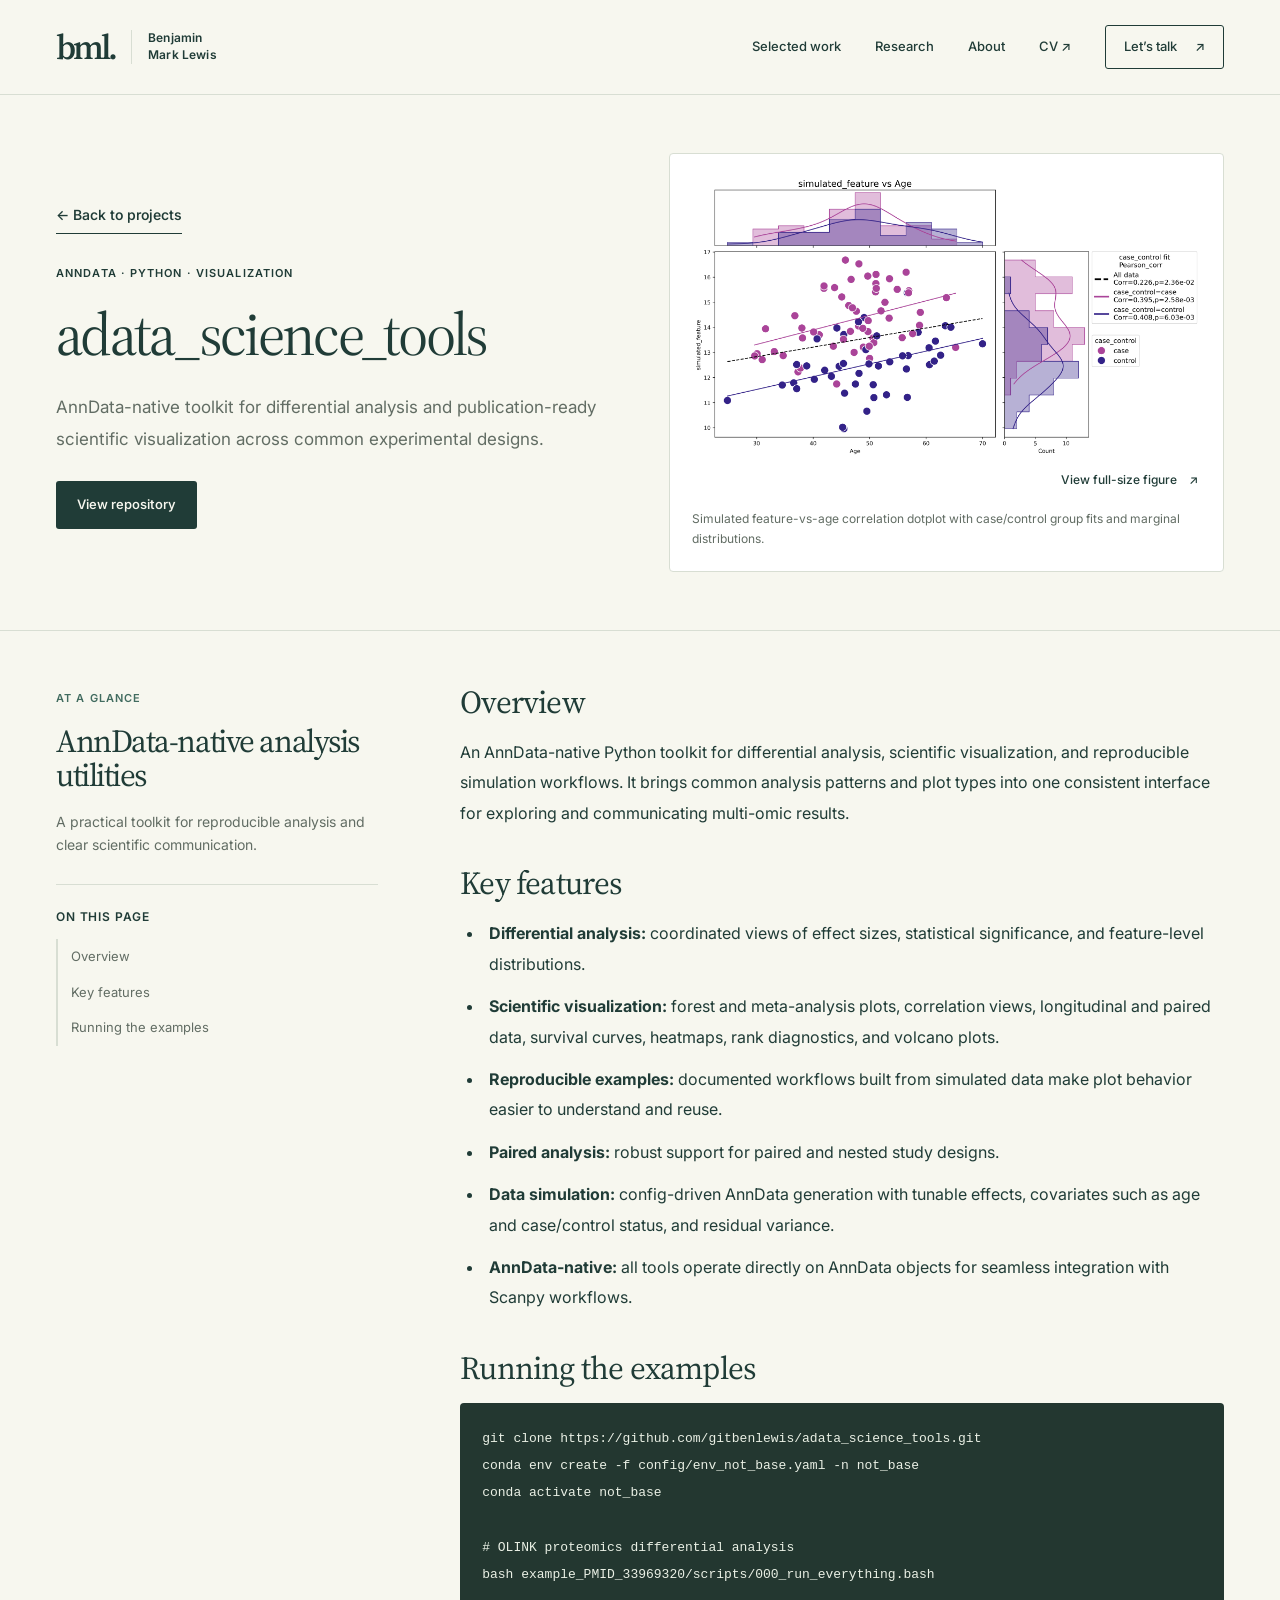
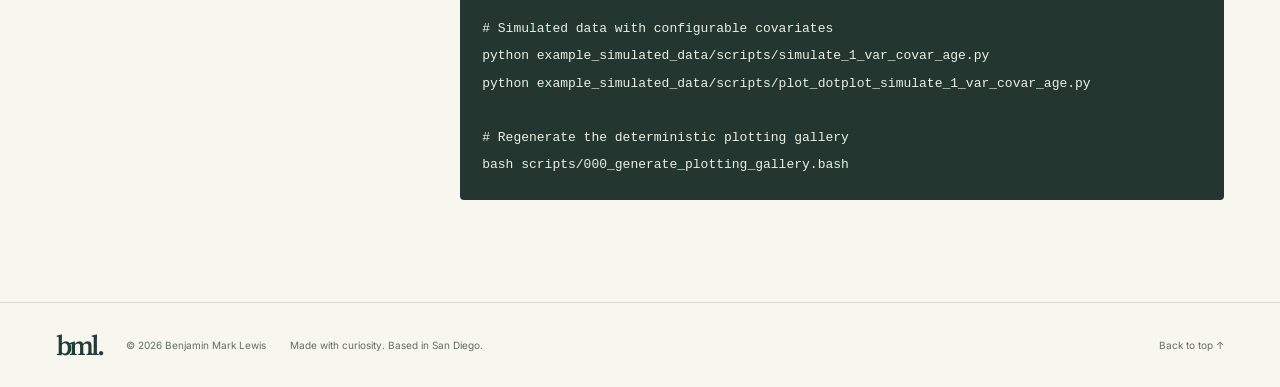
<file: projects/adata-science-tools.html>
<!doctype html>
<html lang="en">
<head>
  <meta charset="utf-8">
  <meta name="viewport" content="width=device-width, initial-scale=1">
  <title>adata_science_tools — Benjamin Mark Lewis</title>
  <meta name="description" content="AnnData-native toolkit for differential analysis and publication-ready scientific visualization across common experimental designs.">
  <meta name="theme-color" content="#f7f7ef">
  <meta name="color-scheme" content="light">
  <link rel="canonical" href="https://benjaminmarklewis.com/projects/adata-science-tools.html">
  <link rel="icon" type="image/svg+xml" href="/assets/favicon.svg">
  <meta property="og:title" content="adata_science_tools — Benjamin Mark Lewis">
  <meta property="og:description" content="AnnData-native toolkit for differential analysis and publication-ready scientific visualization across common experimental designs.">
  <meta property="og:type" content="website">
  <meta property="og:url" content="https://benjaminmarklewis.com/projects/adata-science-tools.html">
  <meta property="og:image" content="https://benjaminmarklewis.com/assets/img/projects/baseline.png">
  <meta name="twitter:card" content="summary_large_image">
  <link rel="preconnect" href="https://fonts.googleapis.com">
  <link rel="preconnect" href="https://fonts.gstatic.com" crossorigin>
  <link href="https://fonts.googleapis.com/css2?family=Inter:wght@400;450;500;550;600;650;700&family=Source+Serif+4:ital,opsz,wght@0,8..60,400;0,8..60,500;0,8..60,600;1,8..60,400;1,8..60,500&display=swap" rel="stylesheet">
  <link rel="stylesheet" href="../styles.css?v=classic-9">
  <script src="../script.js" defer></script>
</head>
<body>
  <a class="skip-link" href="#main">Skip to content</a>
  <header class="site-header" id="top">
    <nav class="container navigation" aria-label="Main navigation">
      <a class="brand" href="../index.html#top" aria-label="Benjamin Mark Lewis home"><span class="brand-mark" aria-hidden="true">bml.</span><span class="brand-name">Benjamin<br>Mark Lewis</span></a>
      <button class="menu-toggle" type="button" aria-controls="nav-links" aria-expanded="false" hidden>Menu <span aria-hidden="true">+</span></button>
      <div class="nav-links" id="nav-links">
        <a href="../index.html#projects">Selected work</a>
        <a href="../index.html#publications">Research</a>
        <a href="../index.html#experience">About</a>
        <a href="/assets/pdf/BL_CV_2026.pdf" target="_blank" rel="noopener">CV <span aria-hidden="true">↗</span></a>
        <a class="nav-contact" href="../index.html#contact">Let’s talk <span aria-hidden="true">↗</span></a>
      </div>
    </nav>
  </header>
  <main id="main" class="project-page">
    <section class="project-hero section visible">
      <div class="container project-hero__grid">
        <div>
          <a class="text-link" href="../index.html#projects">← Back to projects</a>
          <p class="eyebrow">AnnData · Python · Visualization</p>
          <h1>adata_science_tools</h1>
          <p class="project-hero__sub">AnnData-native toolkit for differential analysis and publication-ready scientific visualization across common experimental designs.</p>
          <div class="project-hero__actions">
            <a class="button button-primary" href="https://github.com/gitbenlewis/adata_science_tools" target="_blank" rel="noopener">View repository</a>
          </div>
        </div>
        <figure class="project-hero__figure">
          <a class="figure-link" href="/assets/img/projects/baseline.png" target="_blank" rel="noopener" aria-label="View full-size: Simulated correlation dotplot with marginal distributions"><img src="/assets/img/projects/baseline.png" alt="Simulated correlation dotplot with marginal distributions" width="3799" height="2108" /><span class="figure-action">View full-size figure <span aria-hidden="true">↗</span></span></a>
          <figcaption>Simulated feature-vs-age correlation dotplot with case/control group fits and marginal distributions.</figcaption>
        </figure>
      </div>
    </section>

    <section class="section project-detail visible">
      <div class="container project-detail__layout">
        <aside class="project-detail__meta">
          <span class="section__label">At a glance</span>
          <h2>AnnData-native analysis utilities</h2>
          <p>A practical toolkit for reproducible analysis and clear scientific communication.</p>
        <nav class="article-nav" aria-label="On this page"><p>On this page</p><ol><li><a href="#overview">Overview</a></li><li><a href="#key-features">Key features</a></li><li><a href="#running-the-examples">Running the examples</a></li></ol></nav></aside>
        <div class="project-detail__content">
          <h2 id="overview">Overview</h2>
          <p>An AnnData-native Python toolkit for differential analysis, scientific visualization, and reproducible simulation workflows. It brings common analysis patterns and plot types into one consistent interface for exploring and communicating multi-omic results.</p>

          <h2 id="key-features">Key features</h2>
          <ul>
            <li><strong>Differential analysis:</strong> coordinated views of effect sizes, statistical significance, and feature-level distributions.</li>
            <li><strong>Scientific visualization:</strong> forest and meta-analysis plots, correlation views, longitudinal and paired data, survival curves, heatmaps, rank diagnostics, and volcano plots.</li>
            <li><strong>Reproducible examples:</strong> documented workflows built from simulated data make plot behavior easier to understand and reuse.</li>
            <li><strong>Paired analysis:</strong> robust support for paired and nested study designs.</li>
            <li><strong>Data simulation:</strong> config-driven AnnData generation with tunable effects, covariates such as age and case/control status, and residual variance.</li>
            <li><strong>AnnData-native:</strong> all tools operate directly on AnnData objects for seamless integration with Scanpy workflows.</li>
          </ul>

          <h2 id="running-the-examples">Running the examples</h2>
          <pre tabindex="0" role="region" aria-label="Running the examples code example"><code>git clone https://github.com/gitbenlewis/adata_science_tools.git
conda env create -f config/env_not_base.yaml -n not_base
conda activate not_base

# OLINK proteomics differential analysis
bash example_PMID_33969320/scripts/000_run_everything.bash

# Simulated data with configurable covariates
python example_simulated_data/scripts/simulate_1_var_covar_age.py
python example_simulated_data/scripts/plot_dotplot_simulate_1_var_covar_age.py

# Regenerate the deterministic plotting gallery
bash scripts/000_generate_plotting_gallery.bash</code></pre>
        </div>
      </div>
    </section>
  </main>
  <footer class="site-footer"><div class="container footer-inner"><a class="brand-mark" href="../index.html#top" aria-label="Back to top">bml.</a><p>© 2026 Benjamin Mark Lewis</p><span class="footer-location">Made with curiosity. Based in San Diego.</span><a href="../index.html#top">Back to top <span aria-hidden="true">↑</span></a></div></footer>
</body>
</html>
</file>
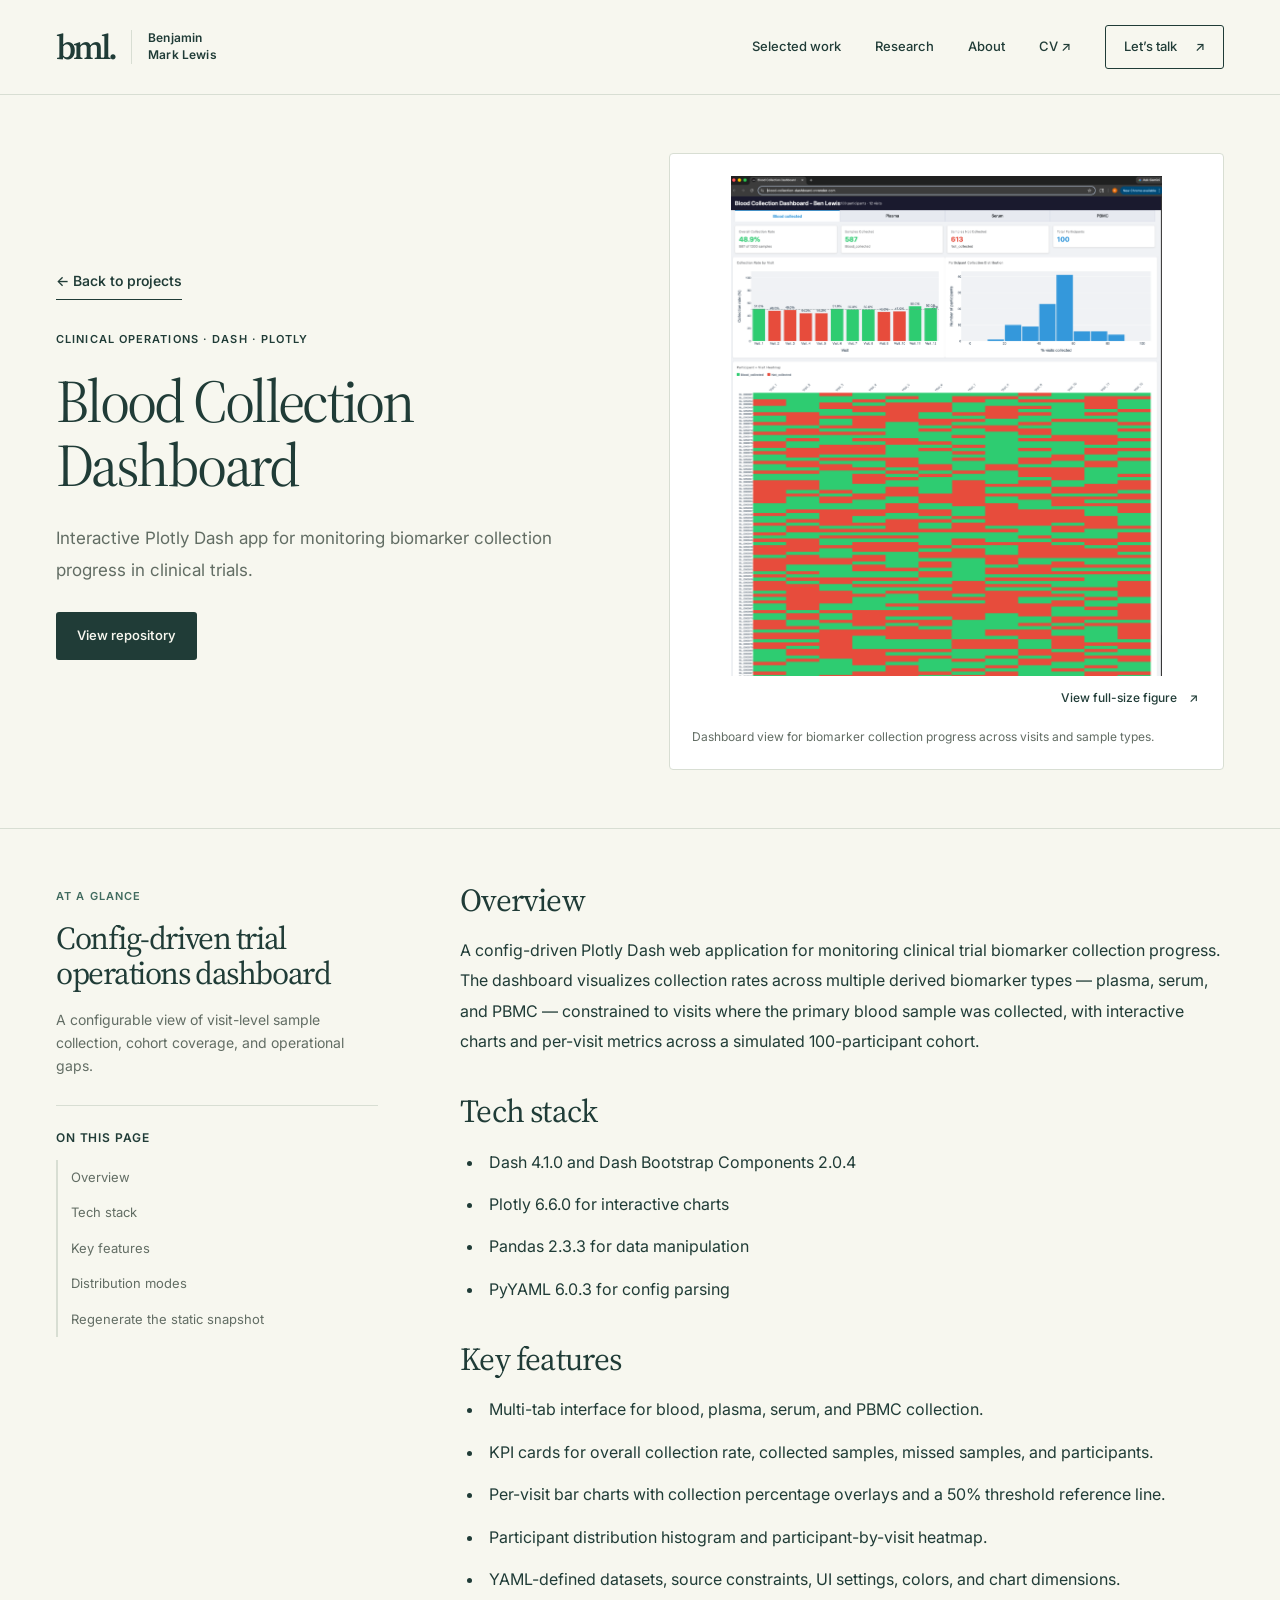
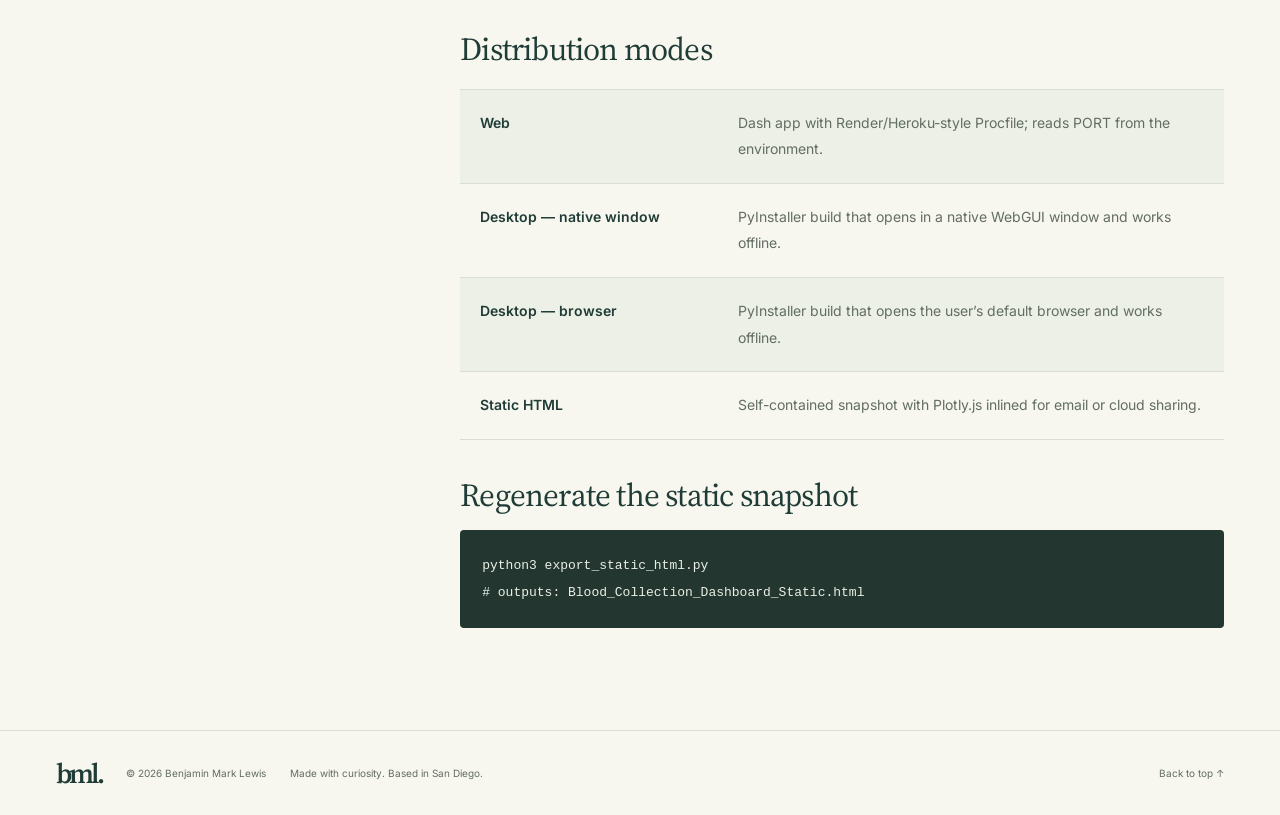
<file: projects/blood-collection-dashboard.html>
<!doctype html>
<html lang="en">
<head>
  <meta charset="utf-8">
  <meta name="viewport" content="width=device-width, initial-scale=1">
  <title>Blood Collection Dashboard — Benjamin Mark Lewis</title>
  <meta name="description" content="Interactive Plotly Dash app for monitoring biomarker collection progress in clinical trials.">
  <meta name="theme-color" content="#f7f7ef">
  <meta name="color-scheme" content="light">
  <link rel="canonical" href="https://benjaminmarklewis.com/projects/blood-collection-dashboard.html">
  <link rel="icon" type="image/svg+xml" href="/assets/favicon.svg">
  <meta property="og:title" content="Blood Collection Dashboard — Benjamin Mark Lewis">
  <meta property="og:description" content="Interactive Plotly Dash app for monitoring biomarker collection progress in clinical trials.">
  <meta property="og:type" content="website">
  <meta property="og:url" content="https://benjaminmarklewis.com/projects/blood-collection-dashboard.html">
  <meta property="og:image" content="https://benjaminmarklewis.com/assets/img/projects/blood-collection-dashboard.png">
  <meta name="twitter:card" content="summary_large_image">
  <link rel="preconnect" href="https://fonts.googleapis.com">
  <link rel="preconnect" href="https://fonts.gstatic.com" crossorigin>
  <link href="https://fonts.googleapis.com/css2?family=Inter:wght@400;450;500;550;600;650;700&family=Source+Serif+4:ital,opsz,wght@0,8..60,400;0,8..60,500;0,8..60,600;1,8..60,400;1,8..60,500&display=swap" rel="stylesheet">
  <link rel="stylesheet" href="../styles.css?v=classic-9">
  <script src="../script.js" defer></script>
</head>
<body>
  <a class="skip-link" href="#main">Skip to content</a>
  <header class="site-header" id="top">
    <nav class="container navigation" aria-label="Main navigation">
      <a class="brand" href="../index.html#top" aria-label="Benjamin Mark Lewis home"><span class="brand-mark" aria-hidden="true">bml.</span><span class="brand-name">Benjamin<br>Mark Lewis</span></a>
      <button class="menu-toggle" type="button" aria-controls="nav-links" aria-expanded="false" hidden>Menu <span aria-hidden="true">+</span></button>
      <div class="nav-links" id="nav-links">
        <a href="../index.html#projects">Selected work</a>
        <a href="../index.html#publications">Research</a>
        <a href="../index.html#experience">About</a>
        <a href="/assets/pdf/BL_CV_2026.pdf" target="_blank" rel="noopener">CV <span aria-hidden="true">↗</span></a>
        <a class="nav-contact" href="../index.html#contact">Let’s talk <span aria-hidden="true">↗</span></a>
      </div>
    </nav>
  </header>
  <main id="main" class="project-page">
    <section class="project-hero section visible"><div class="container project-hero__grid"><div><a class="text-link" href="../index.html#projects">← Back to projects</a><p class="eyebrow">Clinical operations · Dash · Plotly</p><h1>Blood Collection Dashboard</h1><p class="project-hero__sub">Interactive Plotly Dash app for monitoring biomarker collection progress in clinical trials.</p><div class="project-hero__actions"><a class="button button-primary" href="https://github.com/gitbenlewis/blood_collection_dashboard" target="_blank" rel="noopener">View repository</a></div></div><figure class="project-hero__figure"><a class="figure-link" href="/assets/img/projects/blood-collection-dashboard.png" target="_blank" rel="noopener" aria-label="View full-size: Blood Collection Dashboard screenshot"><img src="/assets/img/projects/blood-collection-dashboard.png" alt="Blood Collection Dashboard screenshot" width="960" height="540" /><span class="figure-action">View full-size figure <span aria-hidden="true">↗</span></span></a><figcaption>Dashboard view for biomarker collection progress across visits and sample types.</figcaption></figure></div></section>
    <section class="section project-detail visible"><div class="container project-detail__layout"><aside class="project-detail__meta"><span class="section__label">At a glance</span><h2>Config-driven trial operations dashboard</h2><p>A configurable view of visit-level sample collection, cohort coverage, and operational gaps.</p><nav class="article-nav" aria-label="On this page"><p>On this page</p><ol><li><a href="#overview">Overview</a></li><li><a href="#tech-stack">Tech stack</a></li><li><a href="#key-features">Key features</a></li><li><a href="#distribution-modes">Distribution modes</a></li><li><a href="#regenerate-the-static-snapshot">Regenerate the static snapshot</a></li></ol></nav></aside><div class="project-detail__content">
      <h2 id="overview">Overview</h2><p>A config-driven Plotly Dash web application for monitoring clinical trial biomarker collection progress. The dashboard visualizes collection rates across multiple derived biomarker types — plasma, serum, and PBMC — constrained to visits where the primary blood sample was collected, with interactive charts and per-visit metrics across a simulated 100-participant cohort.</p>
      <h2 id="tech-stack">Tech stack</h2><ul><li>Dash 4.1.0 and Dash Bootstrap Components 2.0.4</li><li>Plotly 6.6.0 for interactive charts</li><li>Pandas 2.3.3 for data manipulation</li><li>PyYAML 6.0.3 for config parsing</li></ul>
      <h2 id="key-features">Key features</h2><ul><li>Multi-tab interface for blood, plasma, serum, and PBMC collection.</li><li>KPI cards for overall collection rate, collected samples, missed samples, and participants.</li><li>Per-visit bar charts with collection percentage overlays and a 50% threshold reference line.</li><li>Participant distribution histogram and participant-by-visit heatmap.</li><li>YAML-defined datasets, source constraints, UI settings, colors, and chart dimensions.</li></ul>
      <h2 id="distribution-modes">Distribution modes</h2><dl class="project-table"><div><dt>Web</dt><dd>Dash app with Render/Heroku-style Procfile; reads PORT from the environment.</dd></div><div><dt>Desktop — native window</dt><dd>PyInstaller build that opens in a native WebGUI window and works offline.</dd></div><div><dt>Desktop — browser</dt><dd>PyInstaller build that opens the user’s default browser and works offline.</dd></div><div><dt>Static HTML</dt><dd>Self-contained snapshot with Plotly.js inlined for email or cloud sharing.</dd></div></dl>
      <h2 id="regenerate-the-static-snapshot">Regenerate the static snapshot</h2><pre tabindex="0" role="region" aria-label="Regenerate the static snapshot code example"><code>python3 export_static_html.py
# outputs: Blood_Collection_Dashboard_Static.html</code></pre>
    </div></div></section>
  </main>
  <footer class="site-footer"><div class="container footer-inner"><a class="brand-mark" href="../index.html#top" aria-label="Back to top">bml.</a><p>© 2026 Benjamin Mark Lewis</p><span class="footer-location">Made with curiosity. Based in San Diego.</span><a href="../index.html#top">Back to top <span aria-hidden="true">↑</span></a></div></footer>
</body>
</html>
</file>
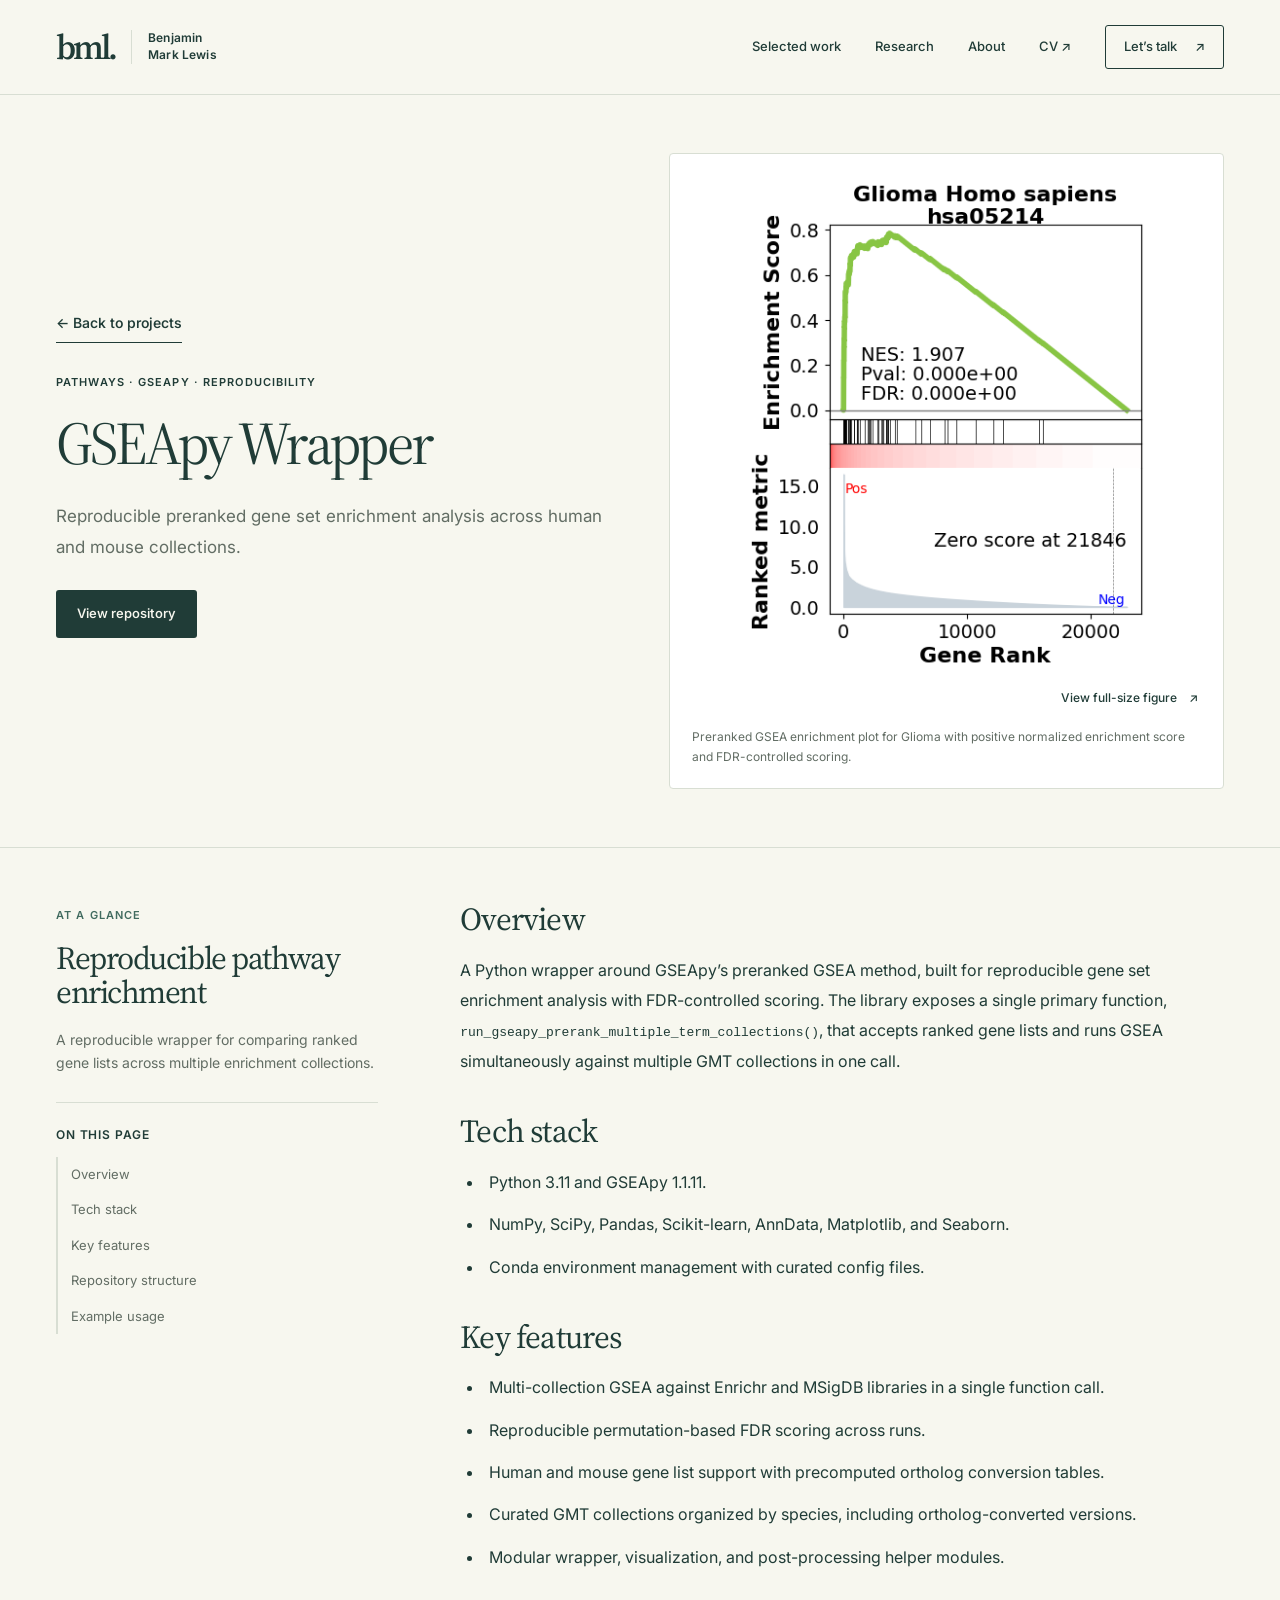
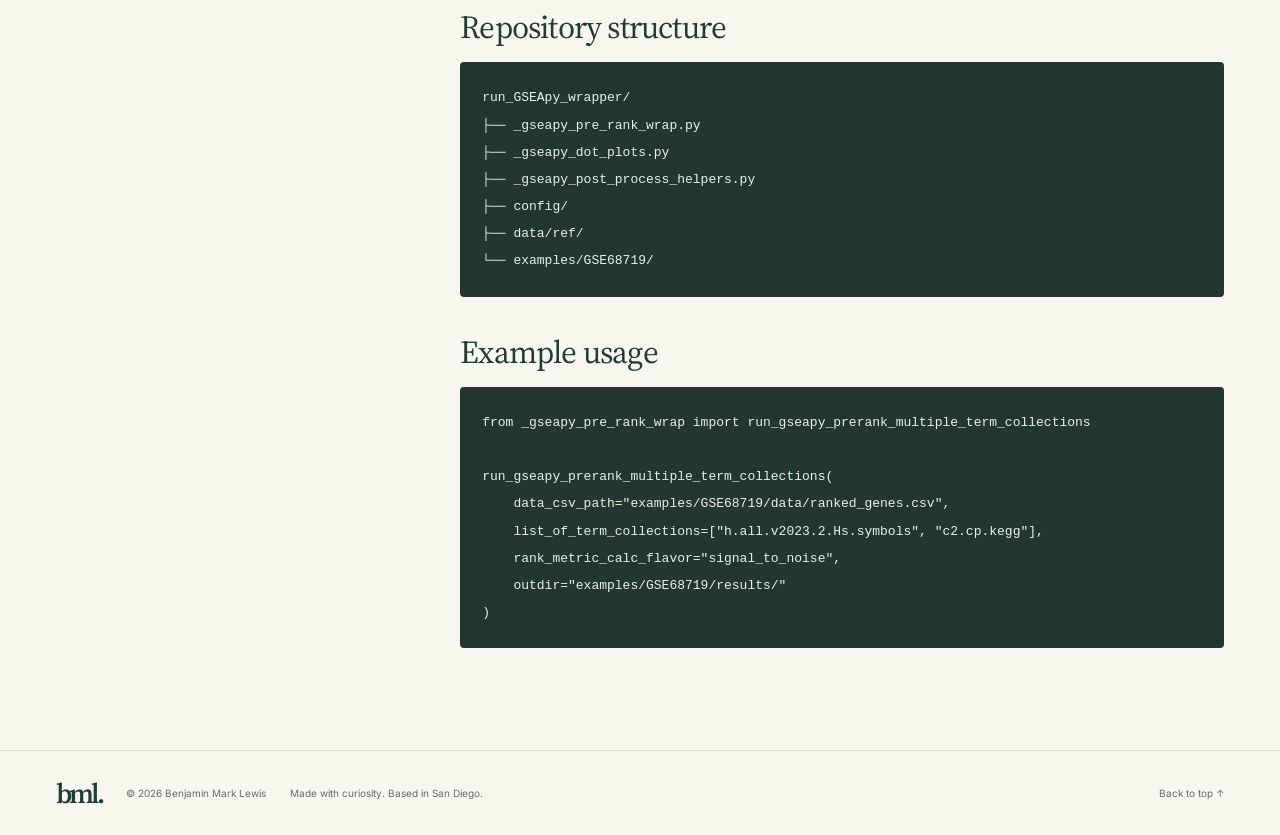
<file: projects/gseapy-wrapper.html>
<!doctype html>
<html lang="en">
<head>
  <meta charset="utf-8">
  <meta name="viewport" content="width=device-width, initial-scale=1">
  <title>GSEApy Wrapper — Benjamin Mark Lewis</title>
  <meta name="description" content="Reproducible preranked gene set enrichment analysis across human and mouse with FDR-controlled scoring and multi-collection support.">
  <meta name="theme-color" content="#f7f7ef">
  <meta name="color-scheme" content="light">
  <link rel="canonical" href="https://benjaminmarklewis.com/projects/gseapy-wrapper.html">
  <link rel="icon" type="image/svg+xml" href="/assets/favicon.svg">
  <meta property="og:title" content="GSEApy Wrapper — Benjamin Mark Lewis">
  <meta property="og:description" content="Reproducible preranked gene set enrichment analysis across human and mouse with FDR-controlled scoring and multi-collection support.">
  <meta property="og:type" content="website">
  <meta property="og:url" content="https://benjaminmarklewis.com/projects/gseapy-wrapper.html">
  <meta property="og:image" content="https://benjaminmarklewis.com/assets/img/projects/gsea-enrichment-plot.png">
  <meta name="twitter:card" content="summary_large_image">
  <link rel="preconnect" href="https://fonts.googleapis.com">
  <link rel="preconnect" href="https://fonts.gstatic.com" crossorigin>
  <link href="https://fonts.googleapis.com/css2?family=Inter:wght@400;450;500;550;600;650;700&family=Source+Serif+4:ital,opsz,wght@0,8..60,400;0,8..60,500;0,8..60,600;1,8..60,400;1,8..60,500&display=swap" rel="stylesheet">
  <link rel="stylesheet" href="../styles.css?v=classic-9">
  <script src="../script.js" defer></script>
</head>
<body>
  <a class="skip-link" href="#main">Skip to content</a>
  <header class="site-header" id="top">
    <nav class="container navigation" aria-label="Main navigation">
      <a class="brand" href="../index.html#top" aria-label="Benjamin Mark Lewis home"><span class="brand-mark" aria-hidden="true">bml.</span><span class="brand-name">Benjamin<br>Mark Lewis</span></a>
      <button class="menu-toggle" type="button" aria-controls="nav-links" aria-expanded="false" hidden>Menu <span aria-hidden="true">+</span></button>
      <div class="nav-links" id="nav-links">
        <a href="../index.html#projects">Selected work</a>
        <a href="../index.html#publications">Research</a>
        <a href="../index.html#experience">About</a>
        <a href="/assets/pdf/BL_CV_2026.pdf" target="_blank" rel="noopener">CV <span aria-hidden="true">↗</span></a>
        <a class="nav-contact" href="../index.html#contact">Let’s talk <span aria-hidden="true">↗</span></a>
      </div>
    </nav>
  </header>
  <main id="main" class="project-page">
    <section class="project-hero section visible"><div class="container project-hero__grid"><div><a class="text-link" href="../index.html#projects">← Back to projects</a><p class="eyebrow">Pathways · GSEApy · Reproducibility</p><h1>GSEApy Wrapper</h1><p class="project-hero__sub">Reproducible preranked gene set enrichment analysis across human and mouse collections.</p><div class="project-hero__actions"><a class="button button-primary" href="https://github.com/gitbenlewis/run_GSEApy_wrapper" target="_blank" rel="noopener">View repository</a></div></div><figure class="project-hero__figure"><a class="figure-link" href="/assets/img/projects/gsea-enrichment-plot.png" target="_blank" rel="noopener" aria-label="View full-size: Preranked GSEA enrichment plot"><img src="/assets/img/projects/gsea-enrichment-plot.png" alt="Preranked GSEA enrichment plot" width="418" height="514" /><span class="figure-action">View full-size figure <span aria-hidden="true">↗</span></span></a><figcaption>Preranked GSEA enrichment plot for Glioma with positive normalized enrichment score and FDR-controlled scoring.</figcaption></figure></div></section>
    <section class="section project-detail visible"><div class="container project-detail__layout"><aside class="project-detail__meta"><span class="section__label">At a glance</span><h2>Reproducible pathway enrichment</h2><p>A reproducible wrapper for comparing ranked gene lists across multiple enrichment collections.</p><nav class="article-nav" aria-label="On this page"><p>On this page</p><ol><li><a href="#overview">Overview</a></li><li><a href="#tech-stack">Tech stack</a></li><li><a href="#key-features">Key features</a></li><li><a href="#repository-structure">Repository structure</a></li><li><a href="#example-usage">Example usage</a></li></ol></nav></aside><div class="project-detail__content">
      <h2 id="overview">Overview</h2><p>A Python wrapper around GSEApy’s preranked GSEA method, built for reproducible gene set enrichment analysis with FDR-controlled scoring. The library exposes a single primary function, <code>run_gseapy_prerank_multiple_term_collections()</code>, that accepts ranked gene lists and runs GSEA simultaneously against multiple GMT collections in one call.</p>
      <h2 id="tech-stack">Tech stack</h2><ul><li>Python 3.11 and GSEApy 1.1.11.</li><li>NumPy, SciPy, Pandas, Scikit-learn, AnnData, Matplotlib, and Seaborn.</li><li>Conda environment management with curated config files.</li></ul>
      <h2 id="key-features">Key features</h2><ul><li>Multi-collection GSEA against Enrichr and MSigDB libraries in a single function call.</li><li>Reproducible permutation-based FDR scoring across runs.</li><li>Human and mouse gene list support with precomputed ortholog conversion tables.</li><li>Curated GMT collections organized by species, including ortholog-converted versions.</li><li>Modular wrapper, visualization, and post-processing helper modules.</li></ul>
      <h2 id="repository-structure">Repository structure</h2><pre tabindex="0" role="region" aria-label="Repository structure code example"><code>run_GSEApy_wrapper/
├── _gseapy_pre_rank_wrap.py
├── _gseapy_dot_plots.py
├── _gseapy_post_process_helpers.py
├── config/
├── data/ref/
└── examples/GSE68719/</code></pre>
      <h2 id="example-usage">Example usage</h2><pre tabindex="0" role="region" aria-label="Example usage code example"><code>from _gseapy_pre_rank_wrap import run_gseapy_prerank_multiple_term_collections

run_gseapy_prerank_multiple_term_collections(
    data_csv_path="examples/GSE68719/data/ranked_genes.csv",
    list_of_term_collections=["h.all.v2023.2.Hs.symbols", "c2.cp.kegg"],
    rank_metric_calc_flavor="signal_to_noise",
    outdir="examples/GSE68719/results/"
)</code></pre>
    </div></div></section>
  </main>
  <footer class="site-footer"><div class="container footer-inner"><a class="brand-mark" href="../index.html#top" aria-label="Back to top">bml.</a><p>© 2026 Benjamin Mark Lewis</p><span class="footer-location">Made with curiosity. Based in San Diego.</span><a href="../index.html#top">Back to top <span aria-hidden="true">↑</span></a></div></footer>
</body>
</html>
</file>
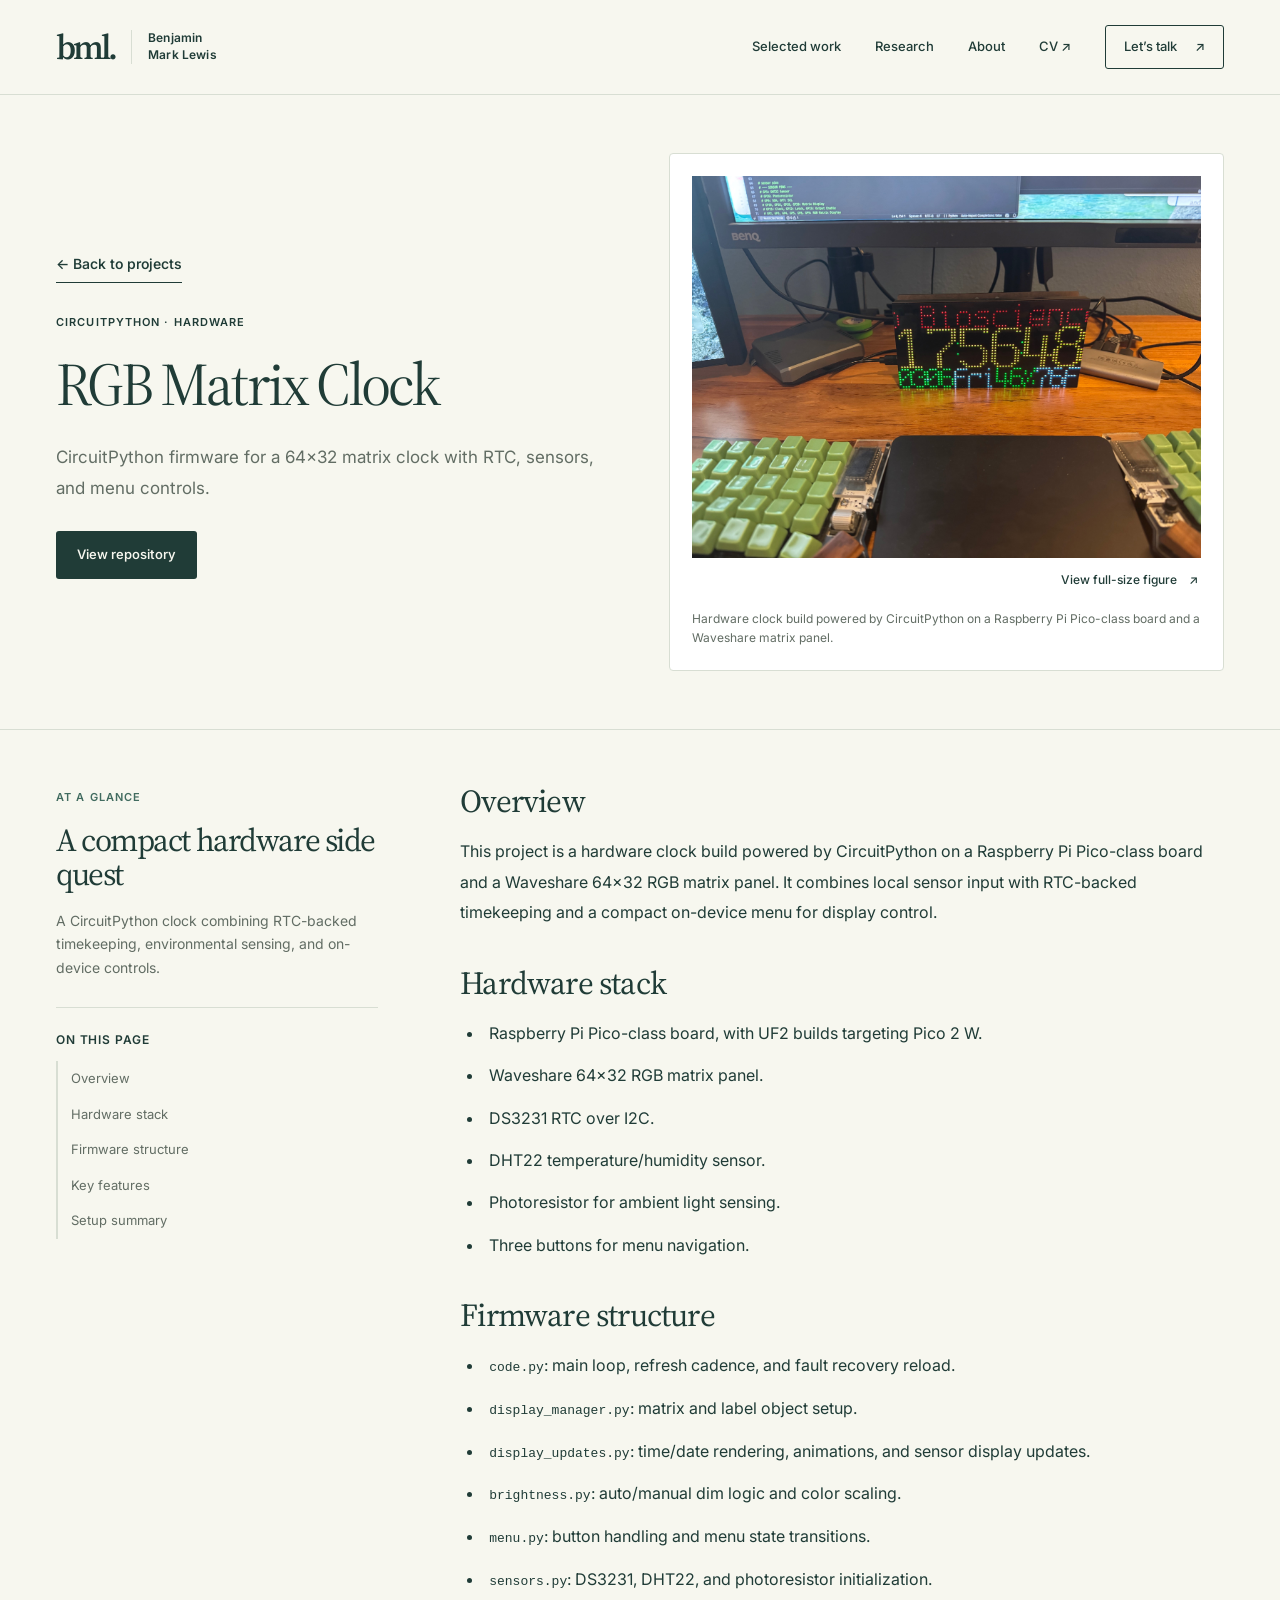
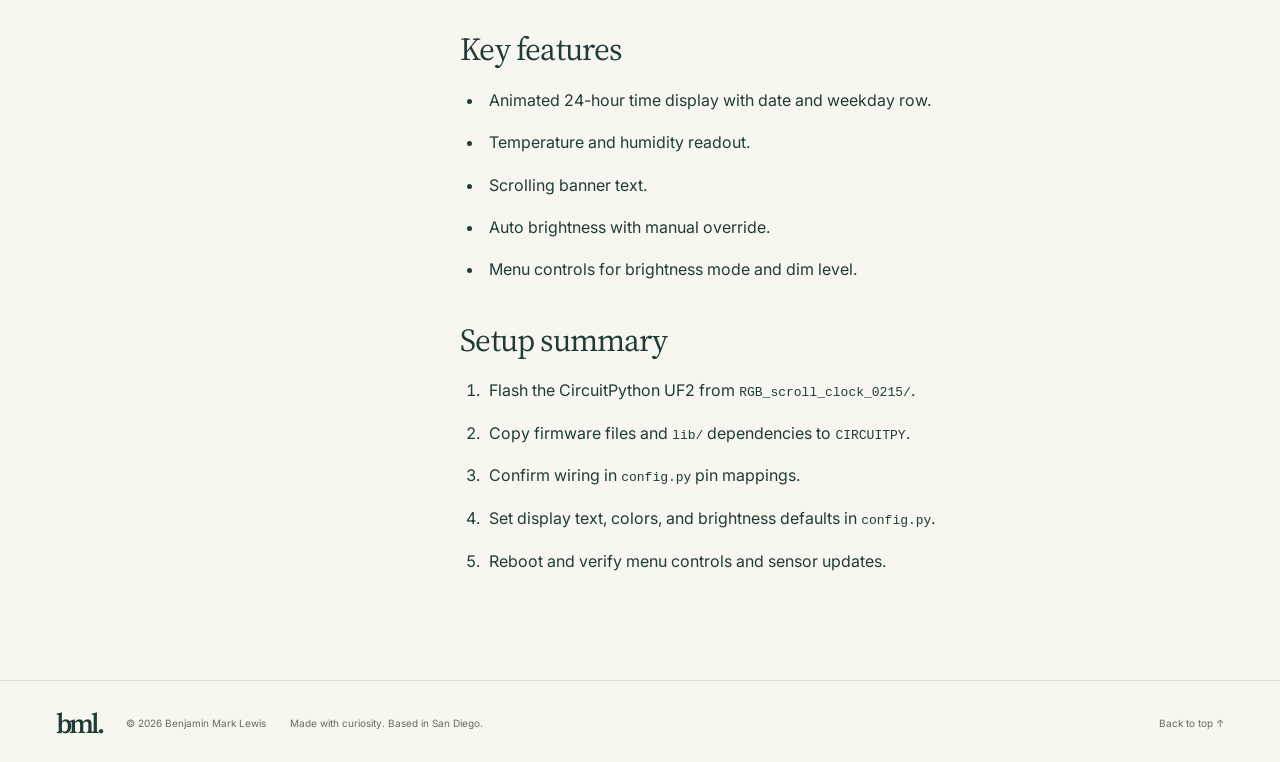
<file: projects/rgb-matrix-clock.html>
<!doctype html>
<html lang="en">
<head>
  <meta charset="utf-8">
  <meta name="viewport" content="width=device-width, initial-scale=1">
  <title>RGB Matrix Clock — Benjamin Mark Lewis</title>
  <meta name="description" content="CircuitPython firmware for a 64x32 matrix clock with RTC, sensors, and menu controls.">
  <meta name="theme-color" content="#f7f7ef">
  <meta name="color-scheme" content="light">
  <link rel="canonical" href="https://benjaminmarklewis.com/projects/rgb-matrix-clock.html">
  <link rel="icon" type="image/svg+xml" href="/assets/favicon.svg">
  <meta property="og:title" content="RGB Matrix Clock — Benjamin Mark Lewis">
  <meta property="og:description" content="CircuitPython firmware for a 64x32 matrix clock with RTC, sensors, and menu controls.">
  <meta property="og:type" content="website">
  <meta property="og:url" content="https://benjaminmarklewis.com/projects/rgb-matrix-clock.html">
  <meta property="og:image" content="https://benjaminmarklewis.com/assets/img/projects/rgb-matrix-clock.jpg">
  <meta name="twitter:card" content="summary_large_image">
  <link rel="preconnect" href="https://fonts.googleapis.com">
  <link rel="preconnect" href="https://fonts.gstatic.com" crossorigin>
  <link href="https://fonts.googleapis.com/css2?family=Inter:wght@400;450;500;550;600;650;700&family=Source+Serif+4:ital,opsz,wght@0,8..60,400;0,8..60,500;0,8..60,600;1,8..60,400;1,8..60,500&display=swap" rel="stylesheet">
  <link rel="stylesheet" href="../styles.css?v=classic-9">
  <script src="../script.js" defer></script>
</head>
<body>
  <a class="skip-link" href="#main">Skip to content</a>
  <header class="site-header" id="top">
    <nav class="container navigation" aria-label="Main navigation">
      <a class="brand" href="../index.html#top" aria-label="Benjamin Mark Lewis home"><span class="brand-mark" aria-hidden="true">bml.</span><span class="brand-name">Benjamin<br>Mark Lewis</span></a>
      <button class="menu-toggle" type="button" aria-controls="nav-links" aria-expanded="false" hidden>Menu <span aria-hidden="true">+</span></button>
      <div class="nav-links" id="nav-links">
        <a href="../index.html#projects">Selected work</a>
        <a href="../index.html#publications">Research</a>
        <a href="../index.html#experience">About</a>
        <a href="/assets/pdf/BL_CV_2026.pdf" target="_blank" rel="noopener">CV <span aria-hidden="true">↗</span></a>
        <a class="nav-contact" href="../index.html#contact">Let’s talk <span aria-hidden="true">↗</span></a>
      </div>
    </nav>
  </header>
  <main id="main" class="project-page">
    <section class="project-hero section visible"><div class="container project-hero__grid"><div><a class="text-link" href="../index.html#projects">← Back to projects</a><p class="eyebrow">CircuitPython · Hardware</p><h1>RGB Matrix Clock</h1><p class="project-hero__sub">CircuitPython firmware for a 64×32 matrix clock with RTC, sensors, and menu controls.</p><div class="project-hero__actions"><a class="button button-primary" href="https://github.com/gitbenlewis/RGB_Matrix_Clock_waveshare_64_32_pi_pico" target="_blank" rel="noopener">View repository</a></div></div><figure class="project-hero__figure"><a class="figure-link" href="/assets/img/projects/rgb-matrix-clock.jpg" target="_blank" rel="noopener" aria-label="View full-size: RGB matrix clock hardware project"><img src="/assets/img/projects/rgb-matrix-clock.jpg" alt="RGB matrix clock hardware project" width="960" height="540" /><span class="figure-action">View full-size figure <span aria-hidden="true">↗</span></span></a><figcaption>Hardware clock build powered by CircuitPython on a Raspberry Pi Pico-class board and a Waveshare matrix panel.</figcaption></figure></div></section>
    <section class="section project-detail visible"><div class="container project-detail__layout"><aside class="project-detail__meta"><span class="section__label">At a glance</span><h2>A compact hardware side quest</h2><p>A CircuitPython clock combining RTC-backed timekeeping, environmental sensing, and on-device controls.</p><nav class="article-nav" aria-label="On this page"><p>On this page</p><ol><li><a href="#overview">Overview</a></li><li><a href="#hardware-stack">Hardware stack</a></li><li><a href="#firmware-structure">Firmware structure</a></li><li><a href="#key-features">Key features</a></li><li><a href="#setup-summary">Setup summary</a></li></ol></nav></aside><div class="project-detail__content">
      <h2 id="overview">Overview</h2><p>This project is a hardware clock build powered by CircuitPython on a Raspberry Pi Pico-class board and a Waveshare 64×32 RGB matrix panel. It combines local sensor input with RTC-backed timekeeping and a compact on-device menu for display control.</p>
      <h2 id="hardware-stack">Hardware stack</h2><ul><li>Raspberry Pi Pico-class board, with UF2 builds targeting Pico 2 W.</li><li>Waveshare 64×32 RGB matrix panel.</li><li>DS3231 RTC over I2C.</li><li>DHT22 temperature/humidity sensor.</li><li>Photoresistor for ambient light sensing.</li><li>Three buttons for menu navigation.</li></ul>
      <h2 id="firmware-structure">Firmware structure</h2><ul><li><code>code.py</code>: main loop, refresh cadence, and fault recovery reload.</li><li><code>display_manager.py</code>: matrix and label object setup.</li><li><code>display_updates.py</code>: time/date rendering, animations, and sensor display updates.</li><li><code>brightness.py</code>: auto/manual dim logic and color scaling.</li><li><code>menu.py</code>: button handling and menu state transitions.</li><li><code>sensors.py</code>: DS3231, DHT22, and photoresistor initialization.</li></ul>
      <h2 id="key-features">Key features</h2><ul><li>Animated 24-hour time display with date and weekday row.</li><li>Temperature and humidity readout.</li><li>Scrolling banner text.</li><li>Auto brightness with manual override.</li><li>Menu controls for brightness mode and dim level.</li></ul>
      <h2 id="setup-summary">Setup summary</h2><ol><li>Flash the CircuitPython UF2 from <code>RGB_scroll_clock_0215/</code>.</li><li>Copy firmware files and <code>lib/</code> dependencies to <code>CIRCUITPY</code>.</li><li>Confirm wiring in <code>config.py</code> pin mappings.</li><li>Set display text, colors, and brightness defaults in <code>config.py</code>.</li><li>Reboot and verify menu controls and sensor updates.</li></ol>
    </div></div></section>
  </main>
  <footer class="site-footer"><div class="container footer-inner"><a class="brand-mark" href="../index.html#top" aria-label="Back to top">bml.</a><p>© 2026 Benjamin Mark Lewis</p><span class="footer-location">Made with curiosity. Based in San Diego.</span><a href="../index.html#top">Back to top <span aria-hidden="true">↑</span></a></div></footer>
</body>
</html>
</file>
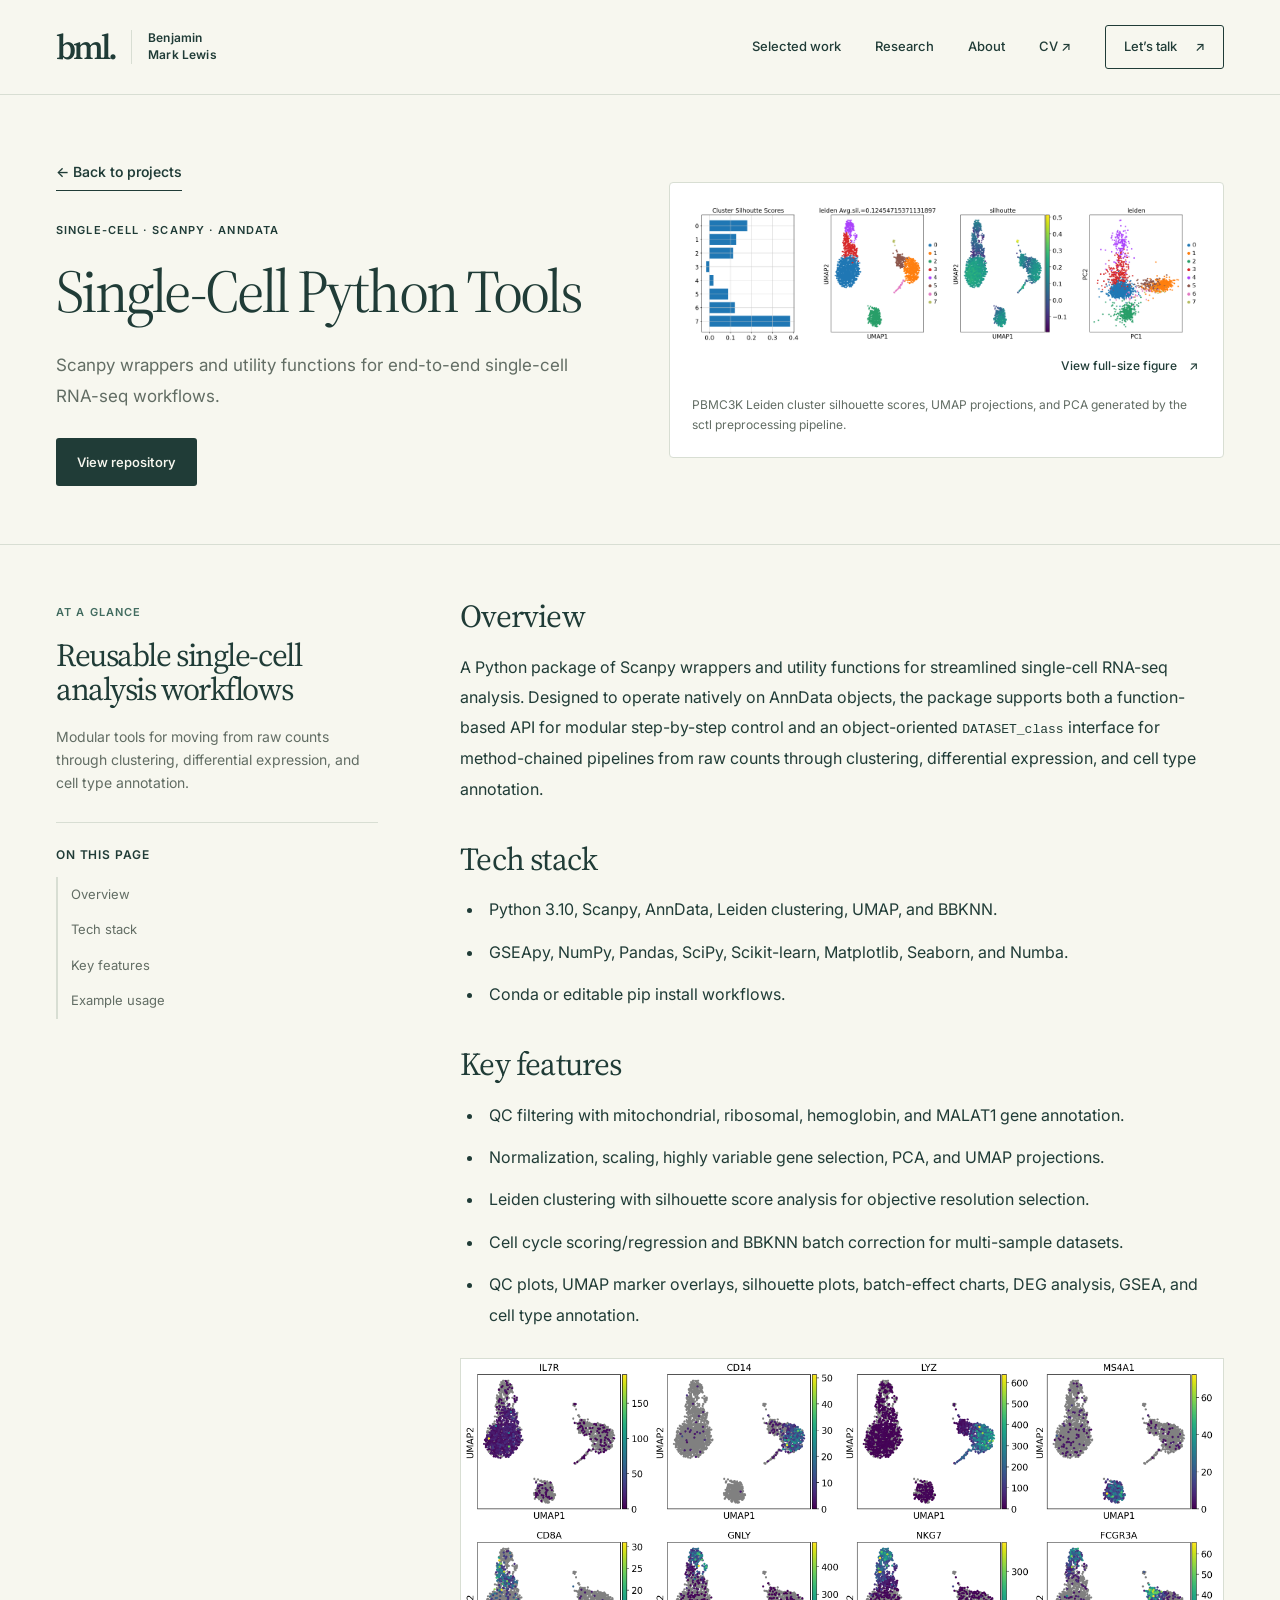
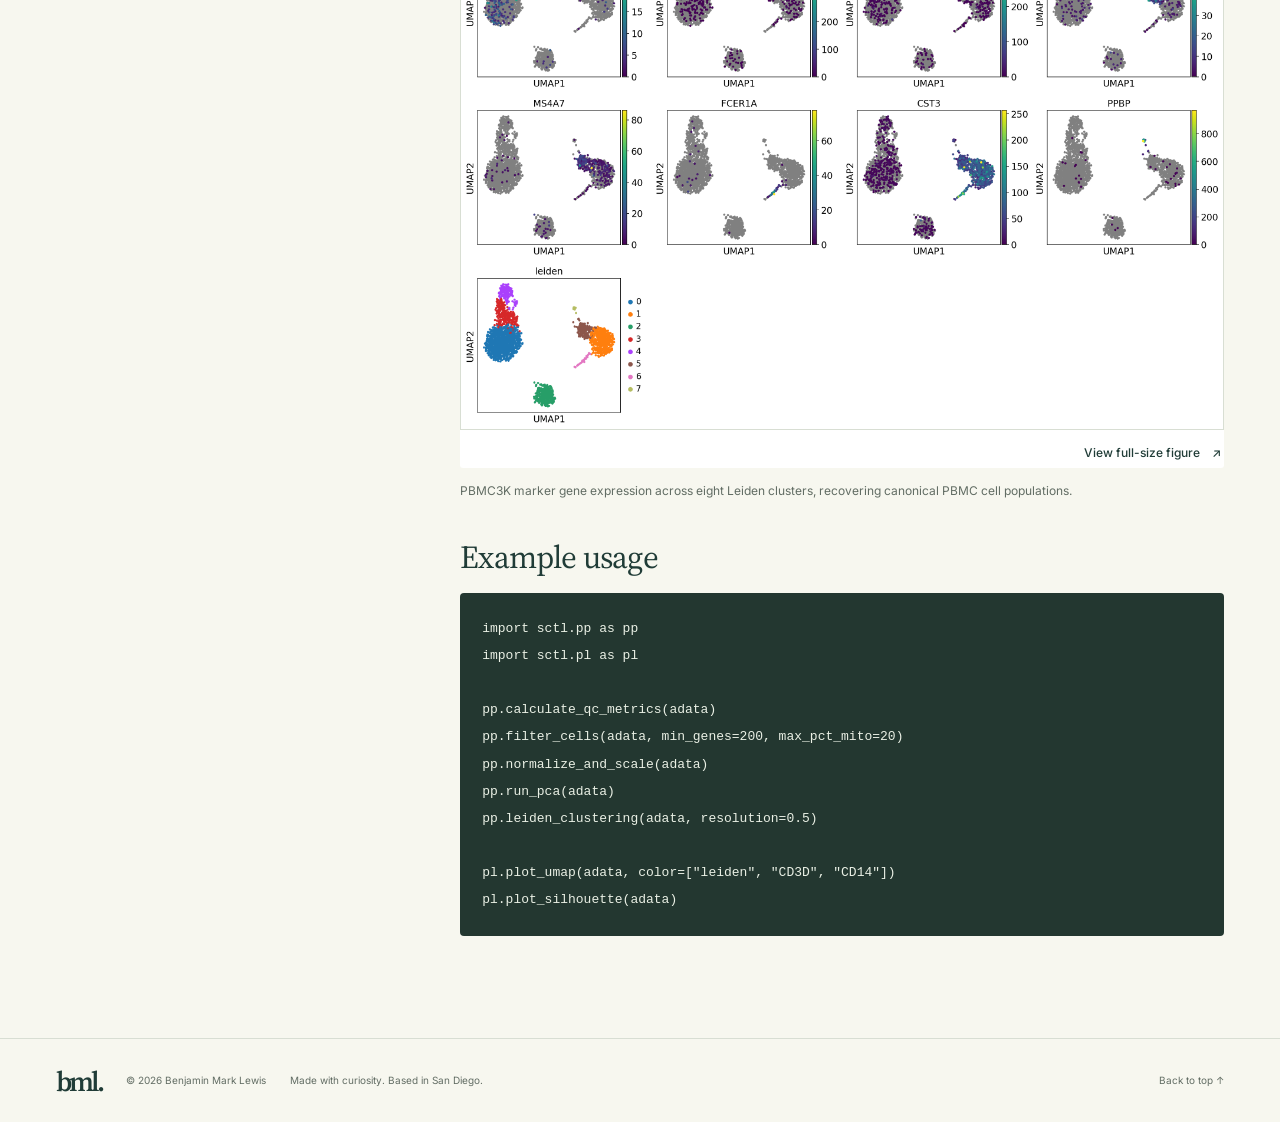
<file: projects/single-cell-python-tools.html>
<!doctype html>
<html lang="en">
<head>
  <meta charset="utf-8">
  <meta name="viewport" content="width=device-width, initial-scale=1">
  <title>Single-Cell Python Tools — Benjamin Mark Lewis</title>
  <meta name="description" content="Scanpy wrappers and utility functions for end-to-end single-cell RNA-seq analysis on AnnData objects.">
  <meta name="theme-color" content="#f7f7ef">
  <meta name="color-scheme" content="light">
  <link rel="canonical" href="https://benjaminmarklewis.com/projects/single-cell-python-tools.html">
  <link rel="icon" type="image/svg+xml" href="/assets/favicon.svg">
  <meta property="og:title" content="Single-Cell Python Tools — Benjamin Mark Lewis">
  <meta property="og:description" content="Scanpy wrappers and utility functions for end-to-end single-cell RNA-seq analysis on AnnData objects.">
  <meta property="og:type" content="website">
  <meta property="og:url" content="https://benjaminmarklewis.com/projects/single-cell-python-tools.html">
  <meta property="og:image" content="https://benjaminmarklewis.com/assets/img/projects/sctl-umap-clusters.png">
  <meta name="twitter:card" content="summary_large_image">
  <link rel="preconnect" href="https://fonts.googleapis.com">
  <link rel="preconnect" href="https://fonts.gstatic.com" crossorigin>
  <link href="https://fonts.googleapis.com/css2?family=Inter:wght@400;450;500;550;600;650;700&family=Source+Serif+4:ital,opsz,wght@0,8..60,400;0,8..60,500;0,8..60,600;1,8..60,400;1,8..60,500&display=swap" rel="stylesheet">
  <link rel="stylesheet" href="../styles.css?v=classic-9">
  <script src="../script.js" defer></script>
</head>
<body>
  <a class="skip-link" href="#main">Skip to content</a>
  <header class="site-header" id="top">
    <nav class="container navigation" aria-label="Main navigation">
      <a class="brand" href="../index.html#top" aria-label="Benjamin Mark Lewis home"><span class="brand-mark" aria-hidden="true">bml.</span><span class="brand-name">Benjamin<br>Mark Lewis</span></a>
      <button class="menu-toggle" type="button" aria-controls="nav-links" aria-expanded="false" hidden>Menu <span aria-hidden="true">+</span></button>
      <div class="nav-links" id="nav-links">
        <a href="../index.html#projects">Selected work</a>
        <a href="../index.html#publications">Research</a>
        <a href="../index.html#experience">About</a>
        <a href="/assets/pdf/BL_CV_2026.pdf" target="_blank" rel="noopener">CV <span aria-hidden="true">↗</span></a>
        <a class="nav-contact" href="../index.html#contact">Let’s talk <span aria-hidden="true">↗</span></a>
      </div>
    </nav>
  </header>
  <main id="main" class="project-page">
    <section class="project-hero section visible"><div class="container project-hero__grid"><div><a class="text-link" href="../index.html#projects">← Back to projects</a><p class="eyebrow">Single-cell · Scanpy · AnnData</p><h1>Single-Cell Python Tools</h1><p class="project-hero__sub">Scanpy wrappers and utility functions for end-to-end single-cell RNA-seq workflows.</p><div class="project-hero__actions"><a class="button button-primary" href="https://github.com/gitbenlewis/single_cell_python_tools" target="_blank" rel="noopener">View repository</a></div></div><figure class="project-hero__figure"><a class="figure-link" href="/assets/img/projects/sctl-umap-clusters.png" target="_blank" rel="noopener" aria-label="View full-size: PBMC3K Leiden cluster UMAP and PCA plots"><img src="/assets/img/projects/sctl-umap-clusters.png" alt="PBMC3K Leiden cluster UMAP and PCA plots" width="960" height="540" /><span class="figure-action">View full-size figure <span aria-hidden="true">↗</span></span></a><figcaption>PBMC3K Leiden cluster silhouette scores, UMAP projections, and PCA generated by the sctl preprocessing pipeline.</figcaption></figure></div></section>
    <section class="section project-detail visible"><div class="container project-detail__layout"><aside class="project-detail__meta"><span class="section__label">At a glance</span><h2>Reusable single-cell analysis workflows</h2><p>Modular tools for moving from raw counts through clustering, differential expression, and cell type annotation.</p><nav class="article-nav" aria-label="On this page"><p>On this page</p><ol><li><a href="#overview">Overview</a></li><li><a href="#tech-stack">Tech stack</a></li><li><a href="#key-features">Key features</a></li><li><a href="#example-usage">Example usage</a></li></ol></nav></aside><div class="project-detail__content">
      <h2 id="overview">Overview</h2><p>A Python package of Scanpy wrappers and utility functions for streamlined single-cell RNA-seq analysis. Designed to operate natively on AnnData objects, the package supports both a function-based API for modular step-by-step control and an object-oriented <code>DATASET_class</code> interface for method-chained pipelines from raw counts through clustering, differential expression, and cell type annotation.</p>
      <h2 id="tech-stack">Tech stack</h2><ul><li>Python 3.10, Scanpy, AnnData, Leiden clustering, UMAP, and BBKNN.</li><li>GSEApy, NumPy, Pandas, SciPy, Scikit-learn, Matplotlib, Seaborn, and Numba.</li><li>Conda or editable pip install workflows.</li></ul>
      <h2 id="key-features">Key features</h2><ul><li>QC filtering with mitochondrial, ribosomal, hemoglobin, and MALAT1 gene annotation.</li><li>Normalization, scaling, highly variable gene selection, PCA, and UMAP projections.</li><li>Leiden clustering with silhouette score analysis for objective resolution selection.</li><li>Cell cycle scoring/regression and BBKNN batch correction for multi-sample datasets.</li><li>QC plots, UMAP marker overlays, silhouette plots, batch-effect charts, DEG analysis, GSEA, and cell type annotation.</li></ul>
      <figure class="project-inline-figure"><a class="figure-link" href="/assets/img/projects/sctl-umap-markers.png" target="_blank" rel="noopener" aria-label="View full-size: PBMC3K marker gene expression UMAPs"><img src="/assets/img/projects/sctl-umap-markers.png" alt="PBMC3K marker gene expression UMAPs" width="960" height="540" /><span class="figure-action">View full-size figure <span aria-hidden="true">↗</span></span></a><figcaption>PBMC3K marker gene expression across eight Leiden clusters, recovering canonical PBMC cell populations.</figcaption></figure>
      <h2 id="example-usage">Example usage</h2><pre tabindex="0" role="region" aria-label="Example usage code example"><code>import sctl.pp as pp
import sctl.pl as pl

pp.calculate_qc_metrics(adata)
pp.filter_cells(adata, min_genes=200, max_pct_mito=20)
pp.normalize_and_scale(adata)
pp.run_pca(adata)
pp.leiden_clustering(adata, resolution=0.5)

pl.plot_umap(adata, color=["leiden", "CD3D", "CD14"])
pl.plot_silhouette(adata)</code></pre>
    </div></div></section>
  </main>
  <footer class="site-footer"><div class="container footer-inner"><a class="brand-mark" href="../index.html#top" aria-label="Back to top">bml.</a><p>© 2026 Benjamin Mark Lewis</p><span class="footer-location">Made with curiosity. Based in San Diego.</span><a href="../index.html#top">Back to top <span aria-hidden="true">↑</span></a></div></footer>
</body>
</html>
</file>
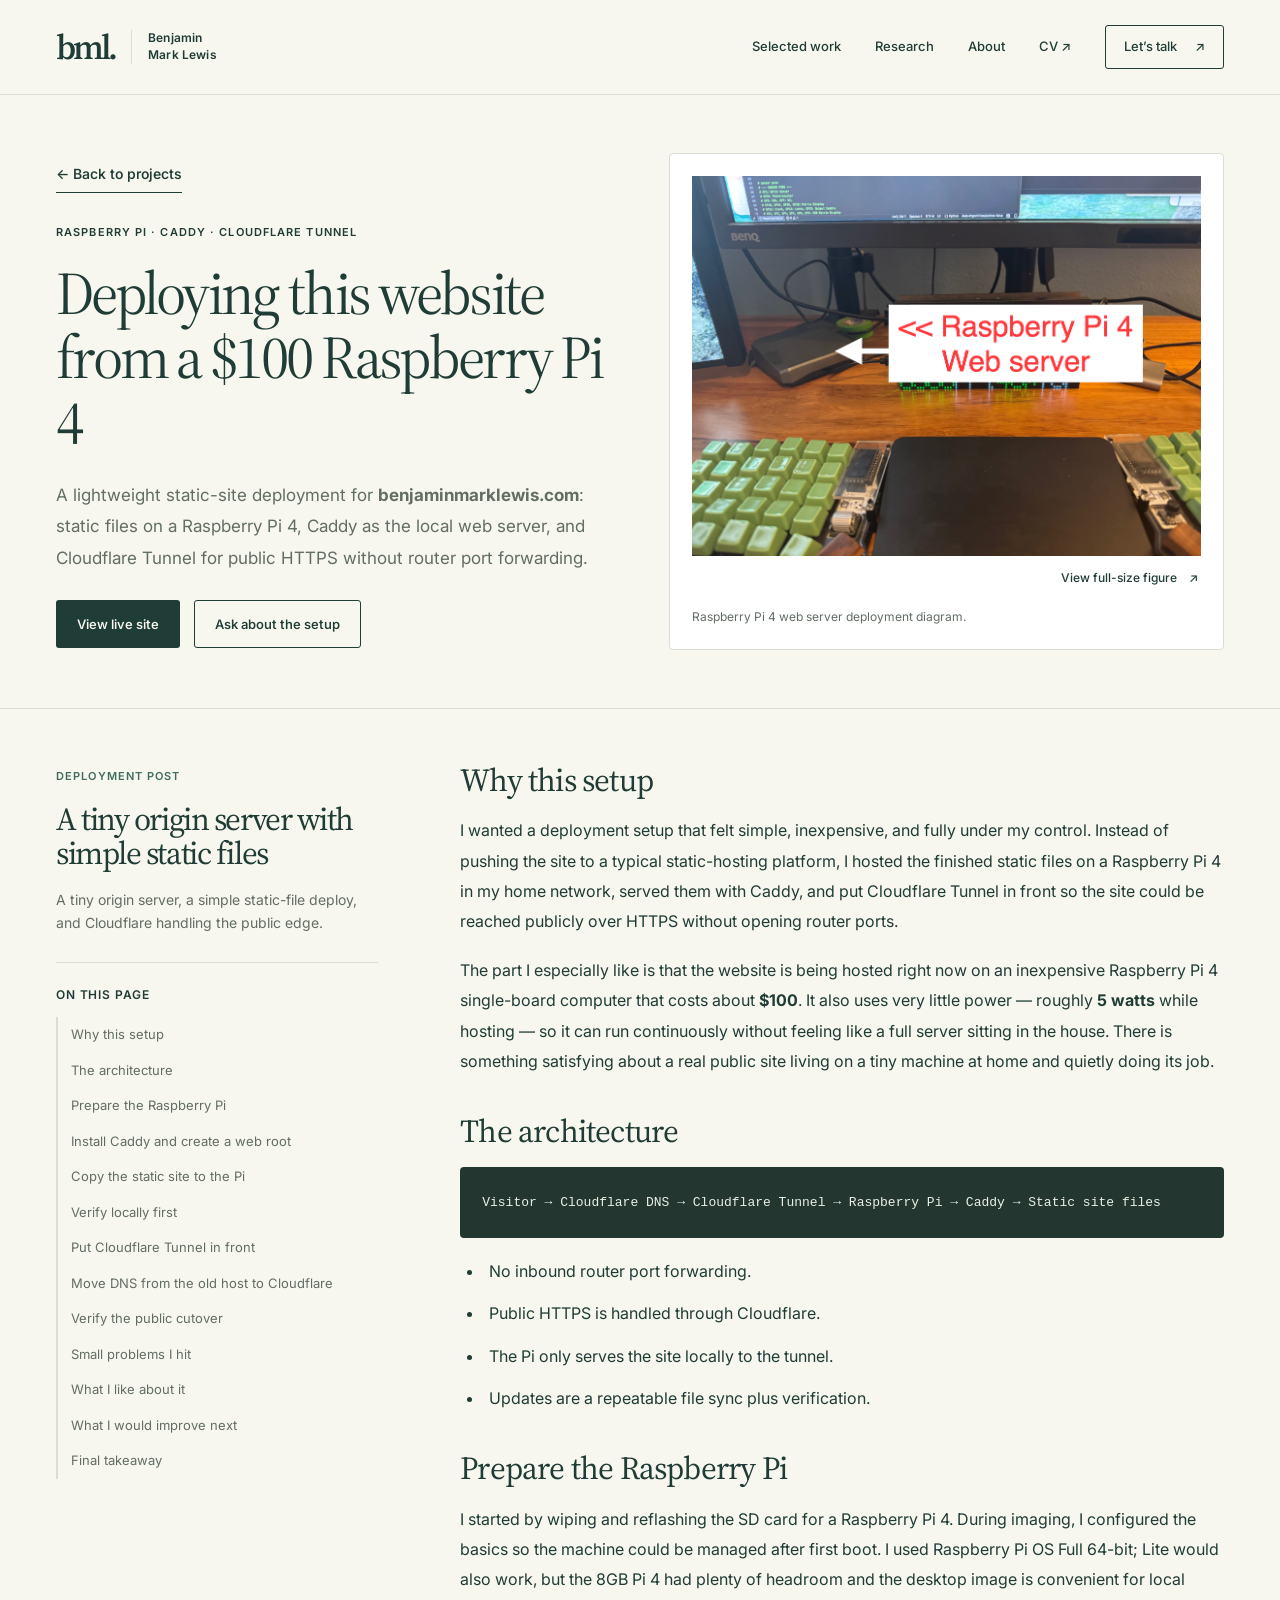
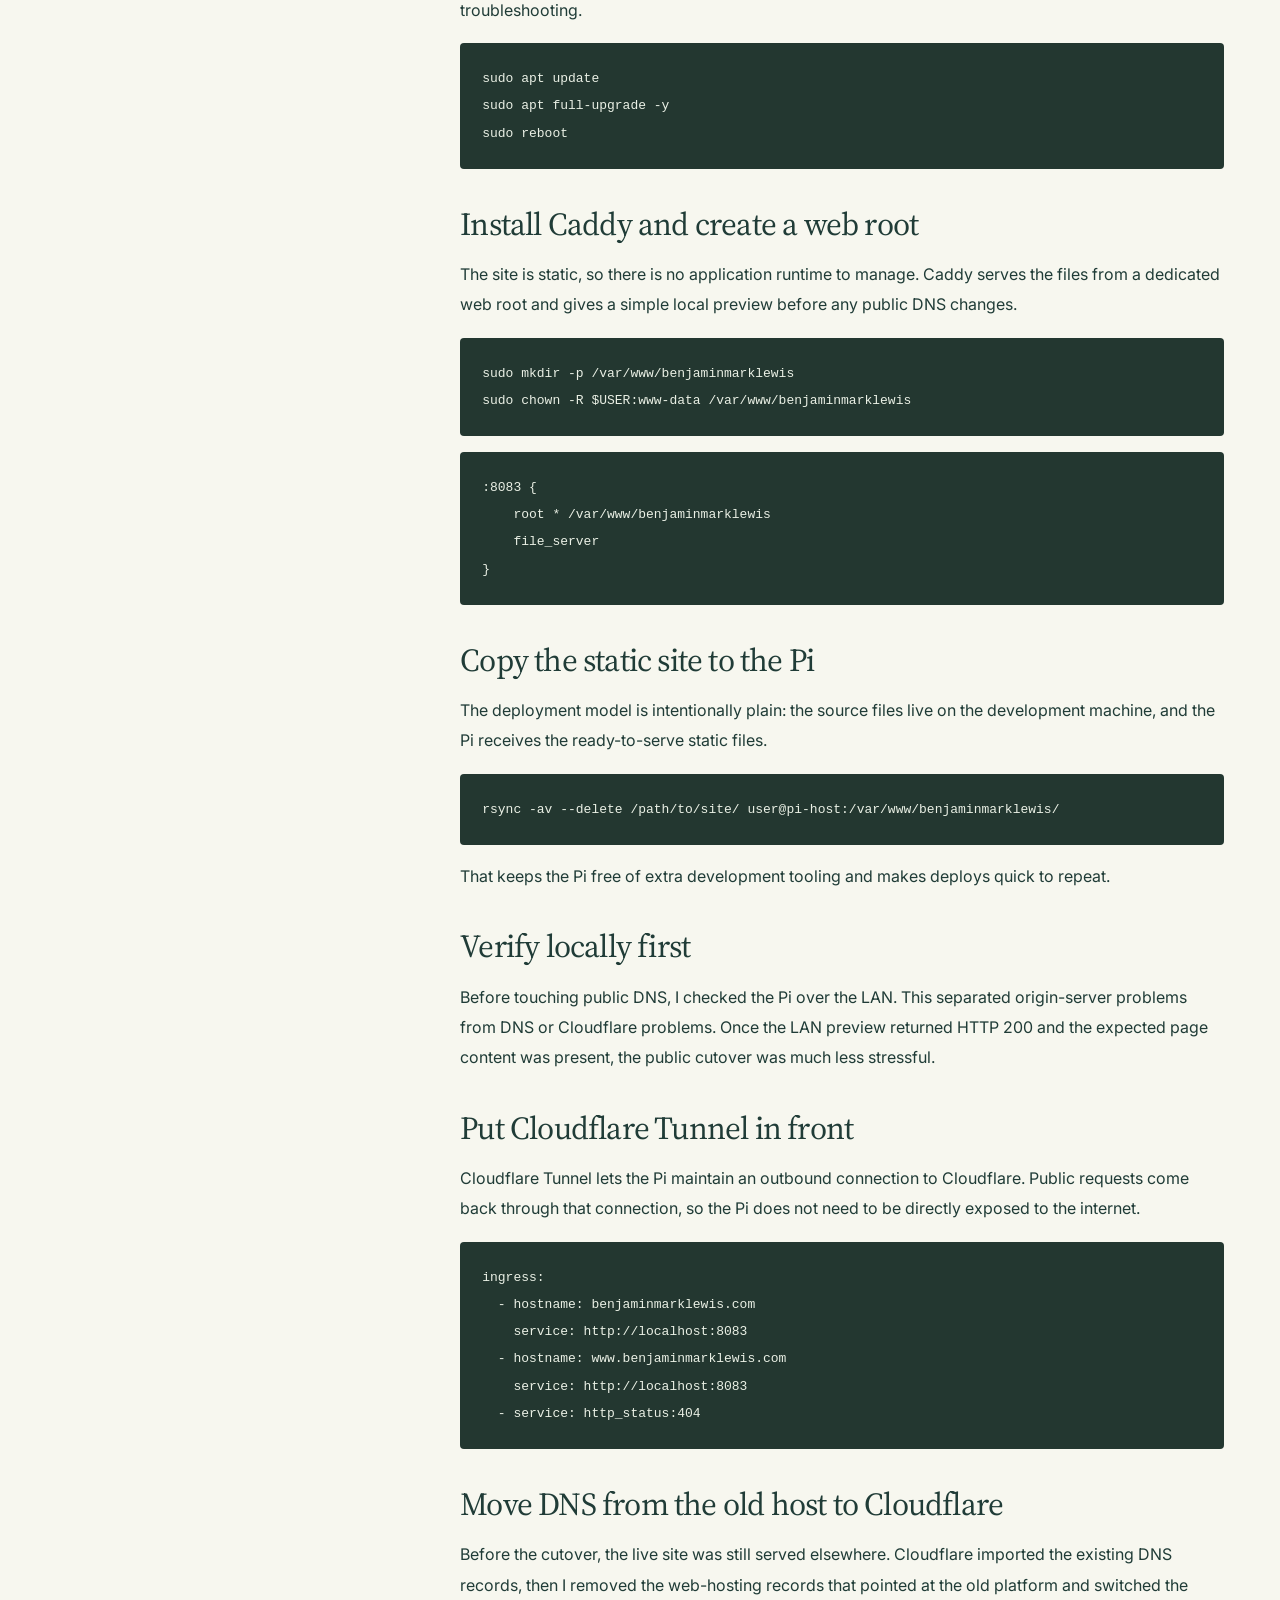
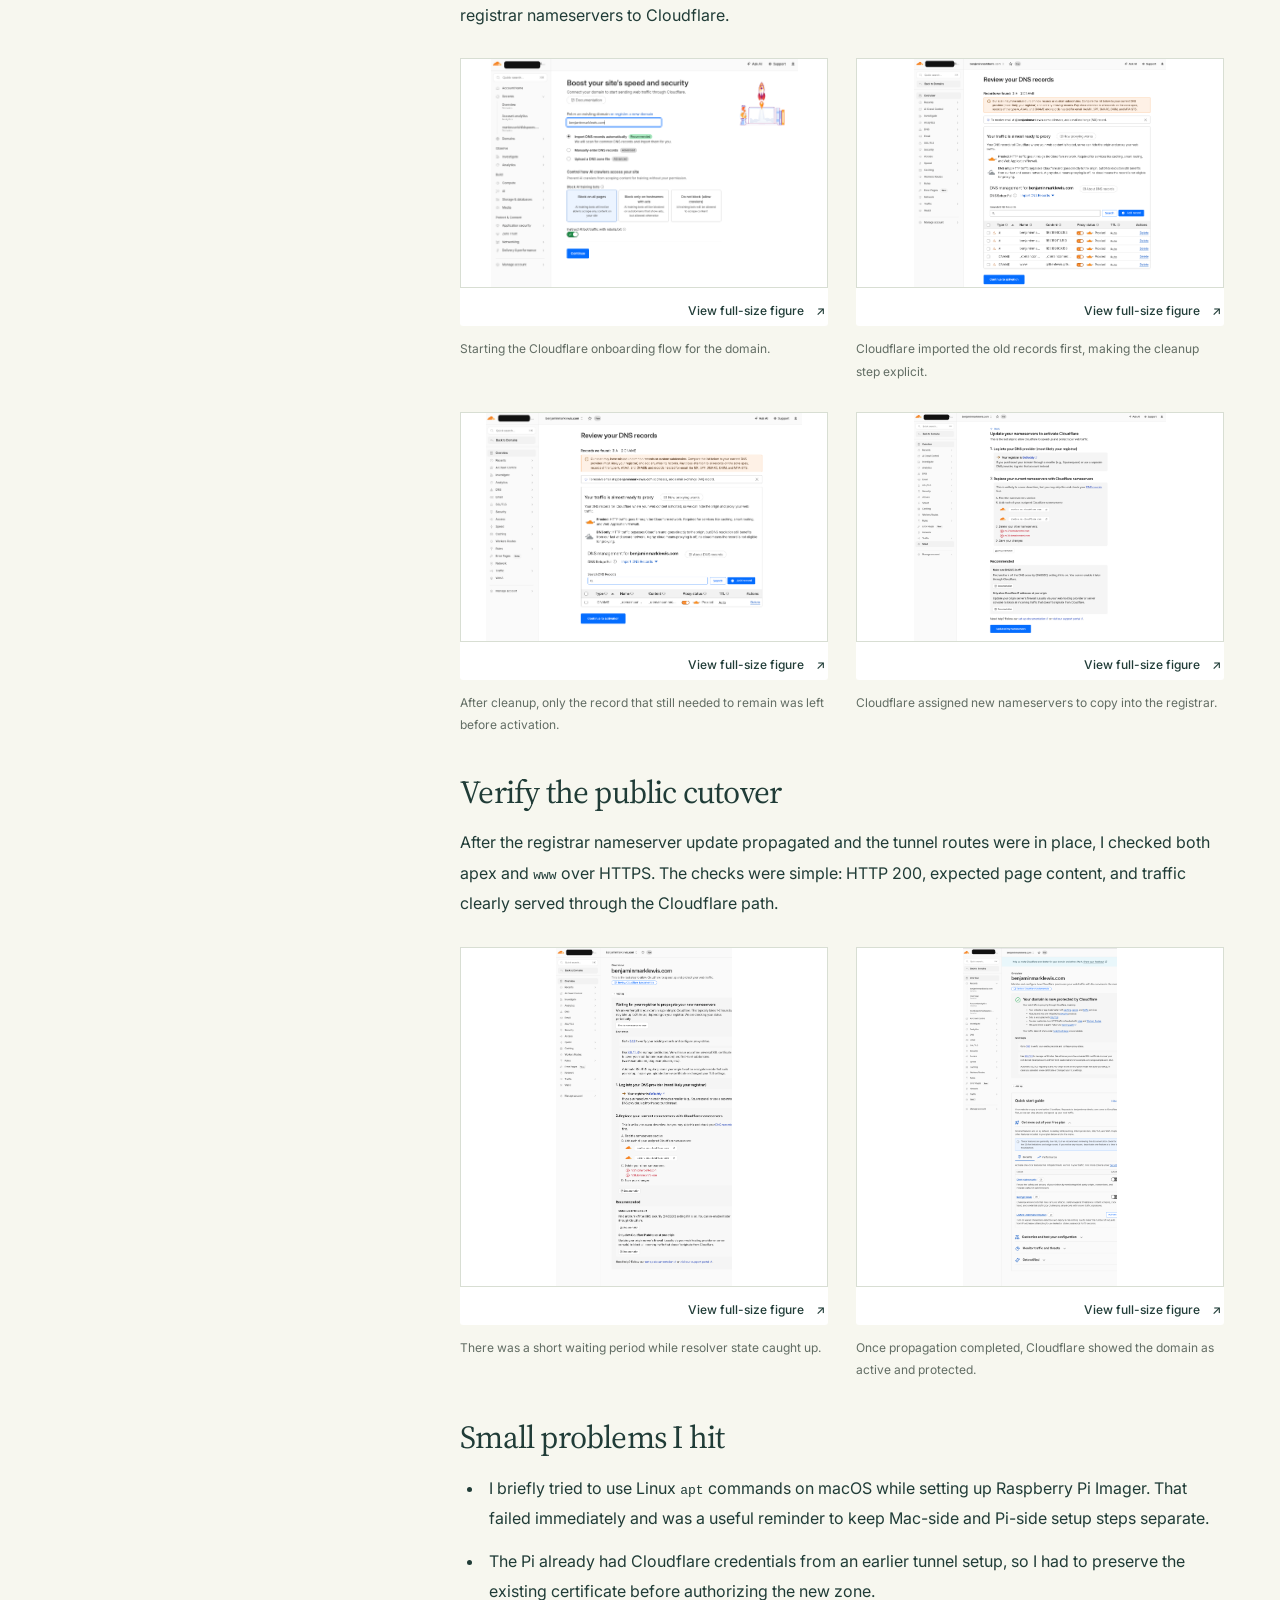
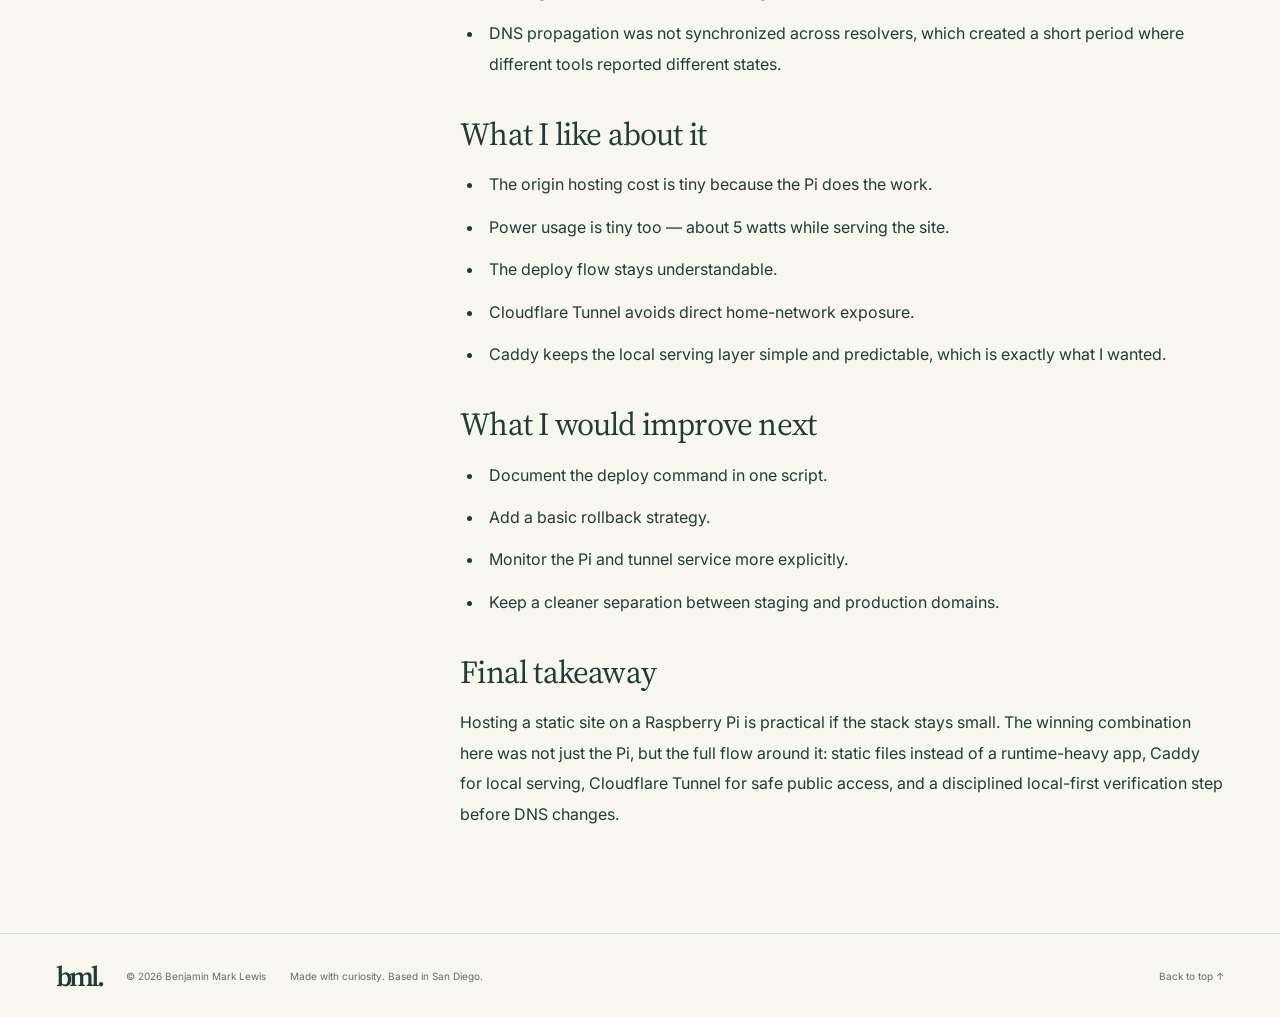
<file: projects/website-deployment-pi-cloudflare.html>
<!doctype html>
<html lang="en">
<head>
  <meta charset="utf-8">
  <meta name="viewport" content="width=device-width, initial-scale=1">
  <title>Deploying This Website on a Raspberry Pi 4 — Benjamin Mark Lewis</title>
  <meta name="description" content="How benjaminmarklewis.com was deployed as a static site on a Raspberry Pi 4 using Caddy and Cloudflare Tunnel.">
  <meta name="theme-color" content="#f7f7ef">
  <meta name="color-scheme" content="light">
  <link rel="canonical" href="https://benjaminmarklewis.com/projects/website-deployment-pi-cloudflare.html">
  <link rel="icon" type="image/svg+xml" href="/assets/favicon.svg">
  <meta property="og:title" content="Deploying This Website on a Raspberry Pi 4 — Benjamin Mark Lewis">
  <meta property="og:description" content="How benjaminmarklewis.com was deployed as a static site on a Raspberry Pi 4 using Caddy and Cloudflare Tunnel.">
  <meta property="og:type" content="website">
  <meta property="og:url" content="https://benjaminmarklewis.com/projects/website-deployment-pi-cloudflare.html">
  <meta property="og:image" content="https://benjaminmarklewis.com/assets/img/projects/website-deployment/webserver-image-new.png">
  <meta name="twitter:card" content="summary_large_image">
  <link rel="preconnect" href="https://fonts.googleapis.com">
  <link rel="preconnect" href="https://fonts.gstatic.com" crossorigin>
  <link href="https://fonts.googleapis.com/css2?family=Inter:wght@400;450;500;550;600;650;700&family=Source+Serif+4:ital,opsz,wght@0,8..60,400;0,8..60,500;0,8..60,600;1,8..60,400;1,8..60,500&display=swap" rel="stylesheet">
  <link rel="stylesheet" href="../styles.css?v=classic-9">
  <script src="../script.js" defer></script>
</head>
<body>
  <a class="skip-link" href="#main">Skip to content</a>
  <header class="site-header" id="top">
    <nav class="container navigation" aria-label="Main navigation">
      <a class="brand" href="../index.html#top" aria-label="Benjamin Mark Lewis home"><span class="brand-mark" aria-hidden="true">bml.</span><span class="brand-name">Benjamin<br>Mark Lewis</span></a>
      <button class="menu-toggle" type="button" aria-controls="nav-links" aria-expanded="false" hidden>Menu <span aria-hidden="true">+</span></button>
      <div class="nav-links" id="nav-links">
        <a href="../index.html#projects">Selected work</a>
        <a href="../index.html#publications">Research</a>
        <a href="../index.html#experience">About</a>
        <a href="/assets/pdf/BL_CV_2026.pdf" target="_blank" rel="noopener">CV <span aria-hidden="true">↗</span></a>
        <a class="nav-contact" href="../index.html#contact">Let’s talk <span aria-hidden="true">↗</span></a>
      </div>
    </nav>
  </header>
  <main id="main" class="project-page">
    <section class="project-hero section visible">
      <div class="container project-hero__grid">
        <div>
          <a class="text-link" href="../index.html#projects">← Back to projects</a>
          <p class="eyebrow">Raspberry Pi · Caddy · Cloudflare Tunnel</p>
          <h1>Deploying this website from a $100 Raspberry Pi 4</h1>
          <p class="project-hero__sub">A lightweight static-site deployment for <strong>benjaminmarklewis.com</strong>: static files on a Raspberry Pi 4, Caddy as the local web server, and Cloudflare Tunnel for public HTTPS without router port forwarding.</p>
          <div class="project-hero__actions">
            <a class="button button-primary" href="https://benjaminmarklewis.com/" target="_blank" rel="noopener">View live site</a>
            <a class="button button-secondary" href="../index.html#contact">Ask about the setup</a>
          </div>
        </div>
        <figure class="project-hero__figure">
          <a class="figure-link" href="/assets/img/projects/website-deployment/webserver-image-new.png" target="_blank" rel="noopener" aria-label="View full-size: Raspberry Pi 4 web server deployment diagram"><img src="/assets/img/projects/website-deployment/webserver-image-new.png" alt="Raspberry Pi 4 web server deployment diagram" width="1049" height="784" /><span class="figure-action">View full-size figure <span aria-hidden="true">↗</span></span></a>
          <figcaption>Raspberry Pi 4 web server deployment diagram.</figcaption>
        </figure>
      </div>
    </section>

    <section class="section project-detail visible">
      <div class="container project-detail__layout">
        <aside class="project-detail__meta">
          <span class="section__label">Deployment post</span>
          <h2>A tiny origin server with simple static files</h2>
          <p>A tiny origin server, a simple static-file deploy, and Cloudflare handling the public edge.</p>
        <nav class="article-nav" aria-label="On this page"><p>On this page</p><ol><li><a href="#why-this-setup">Why this setup</a></li><li><a href="#the-architecture">The architecture</a></li><li><a href="#prepare-the-raspberry-pi">Prepare the Raspberry Pi</a></li><li><a href="#install-caddy-and-create-a-web-root">Install Caddy and create a web root</a></li><li><a href="#copy-the-static-site-to-the-pi">Copy the static site to the Pi</a></li><li><a href="#verify-locally-first">Verify locally first</a></li><li><a href="#put-cloudflare-tunnel-in-front">Put Cloudflare Tunnel in front</a></li><li><a href="#move-dns-from-the-old-host-to-cloudflare">Move DNS from the old host to Cloudflare</a></li><li><a href="#verify-the-public-cutover">Verify the public cutover</a></li><li><a href="#small-problems-i-hit">Small problems I hit</a></li><li><a href="#what-i-like-about-it">What I like about it</a></li><li><a href="#what-i-would-improve-next">What I would improve next</a></li><li><a href="#final-takeaway">Final takeaway</a></li></ol></nav></aside>

        <div class="project-detail__content">
          <h2 id="why-this-setup">Why this setup</h2>
          <p>I wanted a deployment setup that felt simple, inexpensive, and fully under my control. Instead of pushing the site to a typical static-hosting platform, I hosted the finished static files on a Raspberry Pi 4 in my home network, served them with Caddy, and put Cloudflare Tunnel in front so the site could be reached publicly over HTTPS without opening router ports.</p>
          <p>The part I especially like is that the website is being hosted right now on an inexpensive Raspberry Pi 4 single-board computer that costs about <strong>$100</strong>. It also uses very little power — roughly <strong>5 watts</strong> while hosting — so it can run continuously without feeling like a full server sitting in the house. There is something satisfying about a real public site living on a tiny machine at home and quietly doing its job.</p>

          <h2 id="the-architecture">The architecture</h2>
          <pre tabindex="0" role="region" aria-label="The architecture code example"><code>Visitor → Cloudflare DNS → Cloudflare Tunnel → Raspberry Pi → Caddy → Static site files</code></pre>
          <ul>
            <li>No inbound router port forwarding.</li>
            <li>Public HTTPS is handled through Cloudflare.</li>
            <li>The Pi only serves the site locally to the tunnel.</li>
            <li>Updates are a repeatable file sync plus verification.</li>
          </ul>

          <h2 id="prepare-the-raspberry-pi">Prepare the Raspberry Pi</h2>
          <p>I started by wiping and reflashing the SD card for a Raspberry Pi 4. During imaging, I configured the basics so the machine could be managed after first boot. I used Raspberry Pi OS Full 64-bit; Lite would also work, but the 8GB Pi 4 had plenty of headroom and the desktop image is convenient for local troubleshooting.</p>
          <pre tabindex="0" role="region" aria-label="Prepare the Raspberry Pi code example"><code>sudo apt update
sudo apt full-upgrade -y
sudo reboot</code></pre>

          <h2 id="install-caddy-and-create-a-web-root">Install Caddy and create a web root</h2>
          <p>The site is static, so there is no application runtime to manage. Caddy serves the files from a dedicated web root and gives a simple local preview before any public DNS changes.</p>
          <pre tabindex="0" role="region" aria-label="Install Caddy and create a web root code example"><code>sudo mkdir -p /var/www/benjaminmarklewis
sudo chown -R $USER:www-data /var/www/benjaminmarklewis</code></pre>
          <pre tabindex="0" role="region" aria-label="Install Caddy and create a web root code example"><code>:8083 {
    root * /var/www/benjaminmarklewis
    file_server
}</code></pre>

          <h2 id="copy-the-static-site-to-the-pi">Copy the static site to the Pi</h2>
          <p>The deployment model is intentionally plain: the source files live on the development machine, and the Pi receives the ready-to-serve static files.</p>
          <pre tabindex="0" role="region" aria-label="Copy the static site to the Pi code example"><code>rsync -av --delete /path/to/site/ user@pi-host:/var/www/benjaminmarklewis/</code></pre>
          <p>That keeps the Pi free of extra development tooling and makes deploys quick to repeat.</p>

          <h2 id="verify-locally-first">Verify locally first</h2>
          <p>Before touching public DNS, I checked the Pi over the LAN. This separated origin-server problems from DNS or Cloudflare problems. Once the LAN preview returned HTTP 200 and the expected page content was present, the public cutover was much less stressful.</p>

          <h2 id="put-cloudflare-tunnel-in-front">Put Cloudflare Tunnel in front</h2>
          <p>Cloudflare Tunnel lets the Pi maintain an outbound connection to Cloudflare. Public requests come back through that connection, so the Pi does not need to be directly exposed to the internet.</p>
          <pre tabindex="0" role="region" aria-label="Put Cloudflare Tunnel in front code example"><code>ingress:
  - hostname: benjaminmarklewis.com
    service: http://localhost:8083
  - hostname: www.benjaminmarklewis.com
    service: http://localhost:8083
  - service: http_status:404</code></pre>

          <h2 id="move-dns-from-the-old-host-to-cloudflare">Move DNS from the old host to Cloudflare</h2>
          <p>Before the cutover, the live site was still served elsewhere. Cloudflare imported the existing DNS records, then I removed the web-hosting records that pointed at the old platform and switched the registrar nameservers to Cloudflare.</p>

          <div class="project-screenshot-grid">
            <figure class="project-inline-figure"><a class="figure-link" href="/assets/img/projects/website-deployment/01-cloudflare-add-domain-redacted.png" target="_blank" rel="noopener" aria-label="View full-size: Redacted Cloudflare add-domain onboarding screen"><img src="/assets/img/projects/website-deployment/01-cloudflare-add-domain-redacted.png" alt="Redacted Cloudflare add-domain onboarding screen" width="1304" height="969" /><span class="figure-action">View full-size figure <span aria-hidden="true">↗</span></span></a><figcaption>Starting the Cloudflare onboarding flow for the domain.</figcaption></figure>
            <figure class="project-inline-figure"><a class="figure-link" href="/assets/img/projects/website-deployment/02-cloudflare-dns-import-redacted.png" target="_blank" rel="noopener" aria-label="View full-size: Redacted Cloudflare imported DNS records screen"><img src="/assets/img/projects/website-deployment/02-cloudflare-dns-import-redacted.png" alt="Redacted Cloudflare imported DNS records screen" width="1306" height="1180" /><span class="figure-action">View full-size figure <span aria-hidden="true">↗</span></span></a><figcaption>Cloudflare imported the old records first, making the cleanup step explicit.</figcaption></figure>
            <figure class="project-inline-figure"><a class="figure-link" href="/assets/img/projects/website-deployment/03-cloudflare-clean-dns-redacted.png" target="_blank" rel="noopener" aria-label="View full-size: Redacted Cloudflare DNS screen after cleanup"><img src="/assets/img/projects/website-deployment/03-cloudflare-clean-dns-redacted.png" alt="Redacted Cloudflare DNS screen after cleanup" width="1506" height="1085" /><span class="figure-action">View full-size figure <span aria-hidden="true">↗</span></span></a><figcaption>After cleanup, only the record that still needed to remain was left before activation.</figcaption></figure>
            <figure class="project-inline-figure"><a class="figure-link" href="/assets/img/projects/website-deployment/04-cloudflare-nameservers-redacted.png" target="_blank" rel="noopener" aria-label="View full-size: Redacted Cloudflare nameserver instruction screen"><img src="/assets/img/projects/website-deployment/04-cloudflare-nameservers-redacted.png" alt="Redacted Cloudflare nameserver instruction screen" width="1504" height="1359" /><span class="figure-action">View full-size figure <span aria-hidden="true">↗</span></span></a><figcaption>Cloudflare assigned new nameservers to copy into the registrar.</figcaption></figure>
          </div>

          <h2 id="verify-the-public-cutover">Verify the public cutover</h2>
          <p>After the registrar nameserver update propagated and the tunnel routes were in place, I checked both apex and <code>www</code> over HTTPS. The checks were simple: HTTP 200, expected page content, and traffic clearly served through the Cloudflare path.</p>
          <div class="project-screenshot-grid project-screenshot-grid--tall">
            <figure class="project-inline-figure"><a class="figure-link" href="/assets/img/projects/website-deployment/05-cloudflare-propagation-redacted.png" target="_blank" rel="noopener" aria-label="View full-size: Redacted Cloudflare nameserver propagation screen"><img src="/assets/img/projects/website-deployment/05-cloudflare-propagation-redacted.png" alt="Redacted Cloudflare nameserver propagation screen" width="1010" height="1934" /><span class="figure-action">View full-size figure <span aria-hidden="true">↗</span></span></a><figcaption>There was a short waiting period while resolver state caught up.</figcaption></figure>
            <figure class="project-inline-figure"><a class="figure-link" href="/assets/img/projects/website-deployment/06-cloudflare-live-redacted.png" target="_blank" rel="noopener" aria-label="View full-size: Redacted Cloudflare live protection status screen"><img src="/assets/img/projects/website-deployment/06-cloudflare-live-redacted.png" alt="Redacted Cloudflare live protection status screen" width="1000" height="2189" /><span class="figure-action">View full-size figure <span aria-hidden="true">↗</span></span></a><figcaption>Once propagation completed, Cloudflare showed the domain as active and protected.</figcaption></figure>
          </div>

          <h2 id="small-problems-i-hit">Small problems I hit</h2>
          <ul>
            <li>I briefly tried to use Linux <code>apt</code> commands on macOS while setting up Raspberry Pi Imager. That failed immediately and was a useful reminder to keep Mac-side and Pi-side setup steps separate.</li>
            <li>The Pi already had Cloudflare credentials from an earlier tunnel setup, so I had to preserve the existing certificate before authorizing the new zone.</li>
            <li>DNS propagation was not synchronized across resolvers, which created a short period where different tools reported different states.</li>
          </ul>

          <h2 id="what-i-like-about-it">What I like about it</h2>
          <ul>
            <li>The origin hosting cost is tiny because the Pi does the work.</li>
            <li>Power usage is tiny too — about 5 watts while serving the site.</li>
            <li>The deploy flow stays understandable.</li>
            <li>Cloudflare Tunnel avoids direct home-network exposure.</li>
            <li>Caddy keeps the local serving layer simple and predictable, which is exactly what I wanted.</li>
          </ul>

          <h2 id="what-i-would-improve-next">What I would improve next</h2>
          <ul>
            <li>Document the deploy command in one script.</li>
            <li>Add a basic rollback strategy.</li>
            <li>Monitor the Pi and tunnel service more explicitly.</li>
            <li>Keep a cleaner separation between staging and production domains.</li>
          </ul>

          <h2 id="final-takeaway">Final takeaway</h2>
          <p>Hosting a static site on a Raspberry Pi is practical if the stack stays small. The winning combination here was not just the Pi, but the full flow around it: static files instead of a runtime-heavy app, Caddy for local serving, Cloudflare Tunnel for safe public access, and a disciplined local-first verification step before DNS changes.</p>
        </div>
      </div>
    </section>
  </main>
  <footer class="site-footer"><div class="container footer-inner"><a class="brand-mark" href="../index.html#top" aria-label="Back to top">bml.</a><p>© 2026 Benjamin Mark Lewis</p><span class="footer-location">Made with curiosity. Based in San Diego.</span><a href="../index.html#top">Back to top <span aria-hidden="true">↑</span></a></div></footer>
</body>
</html>
</file>
<file: styles.css>
:root {
  --paper: #f7f7ef;
  --white: #ffffff;
  --ink: #203c37;
  --muted: #626d64;
  --accent: #426c60;
  --line: #d8ded3;
  --wash: #edf0e6;
  --sans: "Inter", -apple-system, BlinkMacSystemFont, "Segoe UI", sans-serif;
  --serif: "Source Serif 4", Georgia, serif;
}
*, *::before, *::after { box-sizing: border-box; }
html { scroll-behavior: smooth; scroll-padding-top: 100px; }
body { margin: 0; background: var(--paper); color: var(--ink); font-family: var(--sans); font-size: 15px; line-height: 1.65; -webkit-font-smoothing: antialiased; }
body, h1, h2, h3, p, figure { margin: 0; }
a { color: inherit; text-decoration: none; text-underline-offset: 5px; }
button, input, select, textarea { font: inherit; }
button, summary { cursor: pointer; }
img { display: block; max-width: 100%; height: auto; }
button, a, input, textarea, select, summary { -webkit-tap-highlight-color: transparent; }
:focus-visible { outline: 3px solid #a9522e; outline-offset: 5px; }
::selection { color: var(--ink); background: #dce9ba; }
[hidden] { display: none !important; }
.container { width: min(1240px, calc(100% - 112px)); margin-inline: auto; }
.skip-link { position: fixed; z-index: 100; top: 12px; left: 12px; padding: 12px 20px; background: var(--ink); color: white; transform: translateY(-150%); }
.skip-link:focus { transform: translateY(0); }
.site-header { position: sticky; top: 0; z-index: 20; background: var(--paper); border-bottom: 1px solid var(--line); }
.navigation { display: flex; justify-content: space-between; align-items: center; gap: 28px; min-height: 94px; }
.brand { display: inline-flex; align-items: center; gap: 16px; }
.brand-mark { font-family: var(--serif); font-weight: 600; font-size: 35px; letter-spacing: -3px; line-height: 1; }
.brand-name { border-left: 1px solid var(--line); padding-left: 16px; font-size: 12px; font-weight: 600; line-height: 1.4; letter-spacing: .015em; }
.nav-links { display: flex; gap: 34px; align-items: center; font-size: 13px; font-weight: 500; }
.nav-links > a { padding-block: 10px; }
.nav-links > a:hover { text-decoration: underline; }
.nav-links > a[aria-current] { text-decoration: underline; text-decoration-thickness: 2px; text-underline-offset: 8px; }
.nav-links .nav-contact { border: 1px solid var(--ink); padding: 10px 18px; border-radius: 3px; }
.nav-contact span { margin-left: 15px; }
.menu-toggle { color: var(--ink); background: none; border: 1px solid var(--line); padding: 8px 14px; min-height: 44px; }
.hero { display: grid; grid-template-columns: 1.25fr 1fr; gap: 72px; align-items: center; padding-block: 58px; }
.hero-identity { font-size: 19px; font-weight: 550; letter-spacing: -.025em; }
.hero-identity > span { display: block; margin-top: 5px; font-size: 12px; font-weight: 400; letter-spacing: 0; color: var(--muted); }
.eyebrow { display: flex; align-items: center; gap: 9px; font-size: 11px; letter-spacing: .1em; text-transform: uppercase; font-weight: 600; }
.status-dot { width: 7px; height: 7px; border-radius: 50%; background: var(--accent); }
h1, h2 { font-family: var(--serif); font-weight: 400; line-height: 1.07; letter-spacing: -.045em; }
h1 { margin: 24px 0; font-size: clamp(66px, 7.5vw, 106px); }
h1 em, h2 em { font-weight: 400; color: var(--accent); }
.hero-description { font-size: 18px; line-height: 1.8; max-width: 470px; color: #48574e; }
.hero-focus { display: flex; align-items: center; gap: 9px; margin-top: 18px; font-size: 12px; color: var(--muted); }
.hero-focus .status-dot { flex-shrink: 0; }
.hero-actions { display: flex; align-items: center; gap: 28px; flex-wrap: wrap; margin-top: 30px; }
.button { display: inline-flex; align-items: center; justify-content: center; gap: 26px; min-height: 48px; padding: 12px 20px; border: 1px solid transparent; border-radius: 3px; font-size: 13px; font-weight: 550; transition: background .2s, color .2s; }
.button-primary { background: var(--ink); color: var(--paper); }
.button-primary:hover { background: #385b50; }
.text-link { display: inline-flex; align-items: center; gap: 20px; font-size: 14px; font-weight: 550; padding-block: 7px; border-bottom: 1px solid currentColor; }
.text-link:hover { color: var(--accent); }
.portrait { width: 100%; max-width: 440px; justify-self: end; }
.portrait-image { height: 500px; background: var(--wash); border-radius: 5px; overflow: hidden; }
.portrait-image img { height: 100%; width: 100%; object-fit: cover; object-position: center 40%; }
.portrait figcaption { display: flex; justify-content: space-between; align-items: flex-start; gap: 12px; padding-top: 16px; font-size: 11px; color: var(--muted); }
.portrait figcaption strong { display: block; margin-bottom: 3px; color: var(--ink); font-size: 12px; font-weight: 600; }
.location { white-space: nowrap; padding-top: 1px; }
.location > span { color: var(--accent); margin-right: 4px; }
.focus-strip { display: grid; grid-template-columns: 1.05fr 1fr 1fr .95fr; align-items: center; padding-block: 25px; border-top: 1px solid var(--line); border-bottom: 1px solid var(--line); }
.focus-strip p { font-size: 11px; color: var(--muted); line-height: 1.6; }
.focus-strip strong { font-weight: 500; color: var(--ink); }
.focus-strip > span { display: flex; align-items: center; gap: 14px; font-size: 12px; border-left: 1px solid var(--line); padding-left: 26px; }
.focus-strip small { color: var(--muted); font-size: 10px; }
.section { padding-block: 86px; }
.section-heading { display: flex; align-items: flex-end; justify-content: space-between; gap: 32px; margin-bottom: 38px; }
h2 { font-size: clamp(38px, 4.2vw, 54px); }
.section-heading .eyebrow { margin-bottom: 18px; }
.section-heading > .text-link { margin-bottom: 4px; white-space: nowrap; }
.featured-project { display: grid; grid-template-columns: 1.25fr 1fr; border: 1px solid var(--line); border-radius: 4px; overflow: hidden; }
.featured-project--secondary { grid-template-columns: 1fr 1.25fr; margin-top: 26px; }
.featured-visual { display: flex; flex-direction: column; justify-content: space-between; gap: 24px; min-width: 0; padding: 24px; background: white; }
.image-label, .figure-caption { font-size: 11px; letter-spacing: .06em; color: var(--muted); }
.image-label { text-transform: uppercase; }
.featured-visual img { width: 100%; }
.figure-link { display: block; color: var(--ink); background: white; border-radius: 3px; }
.figure-action { display: flex; justify-content: flex-end; gap: 12px; padding: 12px 3px 3px; font-size: 12px; font-family: var(--sans); font-weight: 500; }
.figure-link:hover .figure-action { text-decoration: underline; text-underline-offset: 4px; }
.figure-caption { text-align: center; letter-spacing: 0; }
.featured-copy { display: flex; align-items: flex-start; flex-direction: column; justify-content: center; padding: 44px; background: var(--wash); }
.featured-copy .eyebrow { color: var(--accent); }
h3 { font-size: 20px; font-weight: 550; letter-spacing: -.035em; line-height: 1.35; }
.featured-copy h3 { margin: 18px 0; font-size: clamp(21px, 2.2vw, 28px); overflow-wrap: anywhere; }
.featured-copy h3 a:hover { text-decoration: underline; text-decoration-thickness: 1px; }
.featured-copy > p:not(.eyebrow) { font-size: 15px; line-height: 1.8; color: var(--muted); }
.project-highlights { display: grid; gap: 7px; padding-left: 17px; margin: 20px 0 0; font-size: 13px; color: var(--ink); }
.project-highlights li::marker { color: var(--accent); }
.tags { display: flex; flex-wrap: wrap; gap: 7px; margin-top: 23px; }
.tags span { font-size: 11px; border: 1px solid #cad4c5; border-radius: 3px; padding: 3px 8px; color: #516452; }
.project-links { display: flex; flex-wrap: wrap; gap: 24px; margin-top: 32px; font-size: 13px; font-weight: 550; }
.project-links a { display: inline-flex; align-items: center; gap: 10px; padding-block: 4px; }
.project-links a:hover { text-decoration: underline; }
.project-grid { display: grid; grid-template-columns: repeat(2, minmax(0, 1fr)); gap: 24px; margin-top: 26px; }
.project-card { display: flex; flex-direction: column; min-width: 0; border: 1px solid var(--line); border-radius: 4px; overflow: hidden; }
.project-image { display: flex; align-items: center; background: var(--white); padding: 16px; aspect-ratio: 1.75; border-bottom: 1px solid var(--line); }
.project-image img { width: 100%; height: 100%; object-fit: contain; }
.project-body { display: flex; flex-direction: column; flex: 1; padding: 26px; }
.project-body .eyebrow { font-size: 10px; color: var(--muted); }
.project-body h3 { font-size: 22px; margin-block: 12px; }
.project-body > p:not(.eyebrow) { color: var(--muted); font-size: 14px; line-height: 1.8; }
.project-body .tags { margin-top: 20px; margin-bottom: 22px; }
.project-body .project-links { margin-top: auto; gap: 18px; font-size: 12px; }
.side-projects { display: grid; grid-template-columns: 1fr 1fr; gap: 30px; align-items: start; padding-top: 40px; margin-top: 40px; border-top: 1px solid var(--line); }
.side-heading { grid-column: 1 / -1; }
.side-heading h3 { font-family: var(--serif); font-weight: 400; font-size: 27px; }
.side-heading p { font-size: 14px; color: var(--muted); margin-top: 6px; }
.side-project { display: flex; gap: 16px; align-items: flex-start; }
.side-project > img { width: 125px; height: 110px; flex-shrink: 0; object-fit: contain; background: white; border: 1px solid var(--line); border-radius: 3px; }
.side-project .eyebrow { font-size: 10px; line-height: 1.5; letter-spacing: .04em; }
.side-project h3 { font-size: 18px; line-height: 1.6; margin-block: 6px; }
.side-project a:hover { text-decoration: underline; }
.side-project p:not(.eyebrow) { font-size: 13px; color: var(--muted); }
.side-source { display: inline-block; margin-top: 8px; font-size: 12px; }
.research { background: var(--ink); color: var(--paper); }
.research h2 em { color: #b8cbb6; }
.research .eyebrow { color: #cad5c7; }
.research .text-link { color: #e2e9dc; }
.research .text-link:hover { color: #b8cbb6; }
.publication { display: grid; grid-template-columns: 230px 1fr; align-items: center; gap: 34px; border-top: 1px solid #51695c; padding-block: 32px; }
.publication:last-child { padding-bottom: 0; }
.publication > .figure-link { padding: 10px; }
.publication .figure-link img { width: 100%; height: 155px; object-fit: contain; }
.publication-meta { font-size: 12px; color: #bacdbb; letter-spacing: .04em; margin-bottom: 10px; }
.publication-meta span { margin-left: 18px; }
.publication h3 { font-size: 21px; font-weight: 450; letter-spacing: -.015em; line-height: 1.55; max-width: 860px; }
.publication h3 a:hover { text-decoration: underline; text-decoration-thickness: 1px; }
.publication h3 span { display: inline-block; margin-left: 8px; color: #bed1b8; }
.publication-summary { font-size: 14px; color: #c4d1c2; margin-top: 9px; }
.about-grid { display: grid; grid-template-columns: 1fr 1fr; gap: 100px; }
.about-copy h2 { margin-block: 18px 28px; }
.about-copy > p:not(.eyebrow) { max-width: 450px; color: var(--muted); font-size: 14px; line-height: 1.95; margin-bottom: 18px; }
.about-copy .text-link { margin-top: 10px; }
.career-row { border-bottom: 1px solid var(--line); padding-block: 22px; }
.career-row:first-child { padding-top: 0; }
.career-row:last-child { padding-bottom: 0; border: 0; }
.career-date { display: flex; align-items: center; gap: 8px; color: var(--muted); font-size: 12px; }
.career-row h3 { margin-top: 9px; font-size: 20px; }
.career-row .career-role { color: var(--ink); font-size: 14px; margin-block: 4px 9px; }
.career-row > p:last-child { color: var(--muted); font-size: 14px; line-height: 1.8; }
.current-role h3 { color: var(--accent); }
.education { margin-top: 65px; padding-top: 34px; border-top: 1px solid var(--line); }
.education-grid { display: grid; grid-template-columns: repeat(3, minmax(0, 1fr)); gap: 32px; margin-top: 28px; }
.education-grid article + article { border-left: 1px solid var(--line); padding-left: 30px; }
.education-grid h3 { font-size: 16px; margin-block: 10px 8px; }
.education-grid p:not(.career-date) { font-size: 13px; }
.education-grid .education-note { margin-top: 12px; line-height: 1.8; color: var(--muted); }
.methods { display: grid; grid-template-columns: .85fr 1.4fr; gap: 72px; margin-top: 54px; padding-top: 35px; border-top: 1px solid var(--line); }
.methods-heading h3 { font-family: var(--serif); font-size: 30px; font-weight: 400; }
.methods-heading p { color: var(--muted); font-size: 14px; margin-top: 12px; }
.method-row { display: grid; grid-template-columns: 150px 1fr; gap: 24px; padding-block: 13px; border-bottom: 1px solid var(--line); }
.method-row:first-child { padding-top: 0; }
.method-row h4 { font-size: 13px; font-weight: 600; margin: 0; }
.method-row p { color: var(--muted); font-size: 13px; line-height: 1.8; }
summary { display: flex; align-items: center; justify-content: space-between; list-style: none; font-size: 14px; font-weight: 500; gap: 20px; min-height: 50px; }
summary::-webkit-details-marker { display: none; }
summary > span { font-size: 19px; font-weight: 400; line-height: 1; }
details[open] > summary > span { transform: rotate(45deg); }
.toolkit-content { display: grid; gap: 16px; padding-block: 8px 20px; }
.toolkit-content p { color: var(--muted); font-size: 13px; line-height: 1.95; }
.toolkit-content strong { display: block; color: var(--ink); font-weight: 550; }
.cv-block { padding: 30px 36px 8px; margin-top: 50px; background: var(--wash); border: 1px solid var(--line); border-radius: 4px; }
.cv-heading { display: flex; justify-content: space-between; gap: 30px; align-items: center; }
.cv-heading h3 { font-family: var(--serif); font-size: 33px; font-weight: 400; margin-block: 6px; }
.cv-heading p:not(.eyebrow) { font-size: 14px; color: var(--muted); }
.cv-heading .button { white-space: nowrap; }
.cv-formats { display: flex; gap: 18px; font-size: 12px; margin-block: 22px; }
.cv-formats > span { color: var(--muted); }
.cv-formats a:hover { text-decoration: underline; }
.credentials { border-top: 1px solid #cbd5c5; }
.credentials ul { list-style: none; padding: 0 0 14px; margin: 0; display: grid; grid-template-columns: 1fr 1fr; gap: 18px 28px; }
.credentials li { font-size: 13px; }
.credentials li strong { display: block; font-weight: 550; margin-bottom: 4px; }
.credentials li > span { color: var(--muted); font-size: 12px; }
.contact { background: #e9eee2; border-top: 1px solid var(--line); }
.contact-grid { display: grid; grid-template-columns: 1.05fr 1fr; gap: 96px; }
.contact-copy h2 { font-size: clamp(38px, 3.8vw, 51px); margin-block: 18px 25px; }
.contact-copy > p:not(.eyebrow) { max-width: 400px; color: var(--muted); font-size: 14px; line-height: 1.9; }
.email-link { display: inline-flex; gap: 18px; align-items: center; margin-top: 20px; font-size: 15px; padding-bottom: 6px; border-bottom: 1px solid currentColor; overflow-wrap: anywhere; }
.consulting-areas { margin-top: 40px; }
.consulting-areas h3 { font-size: 14px; margin-bottom: 13px; }
.consulting-areas p { font-size: 14px; color: var(--muted); margin-block: 8px; }
.social-links { display: flex; flex-wrap: wrap; gap: 21px; margin-top: 32px; font-size: 13px; }
.social-links a:hover { text-decoration: underline; }
.contact-form { display: grid; gap: 17px; }
.contact-form > h3 { font-family: var(--serif); font-size: 25px; font-weight: 400; margin-bottom: 5px; }
.form-pair { display: grid; grid-template-columns: 1fr 1fr; gap: 18px; }
.form-field { display: grid; gap: 7px; min-width: 0; }
.form-field label { font-size: 13px; font-weight: 550; }
.form-field label span { color: var(--muted); font-size: 11px; font-weight: 400; }
.form-field input, .form-field select, .form-field textarea { width: 100%; min-width: 0; min-height: 44px; padding: 10px 12px; background: var(--paper); color: var(--ink); border: 1px solid #c2cebc; border-radius: 3px; font-size: 16px; }
.form-field textarea { resize: vertical; min-height: 112px; }
.form-field textarea::placeholder { color: var(--muted); }
.contact-form > button { width: 100%; justify-content: space-between; cursor: pointer; }
.form-note { font-size: 12px; color: var(--muted); }
.honeypot { display: none; }

/* Full project articles retain the published content and share the portfolio theme. */
.button-secondary { color: var(--ink); border-color: var(--ink); }
.button-secondary:hover { background: var(--wash); }
.project-hero { padding-block: 58px; }
.project-hero__grid { display: grid; grid-template-columns: 1fr 1fr; gap: 58px; align-items: center; }
.project-hero .eyebrow { margin-top: 30px; }
.project-hero h1 { font-size: clamp(40px, 4.7vw, 64px); overflow-wrap: anywhere; margin-block: 20px 26px; }
.project-hero__sub { color: var(--muted); font-size: 17px; line-height: 1.85; }
.project-hero__actions, .repository-hero__actions { display: flex; gap: 14px; flex-wrap: wrap; margin-top: 26px; }
.project-hero__figure { padding: 22px; border: 1px solid var(--line); background: white; border-radius: 4px; }
.project-hero__figure img { width: 100%; max-height: 500px; object-fit: contain; }
.project-hero__figure figcaption { font-size: 12px; color: var(--muted); margin-top: 16px; }
.project-detail { border-top: 1px solid var(--line); padding-top: 54px; }
.project-detail__layout { display: grid; grid-template-columns: .7fr 1.6fr; gap: 70px; align-items: start; }
.project-detail__layout > * { min-width: 0; }
.project-detail__meta { position: sticky; top: 122px; max-height: calc(100vh - 146px); overflow-y: auto; padding-right: 12px; }
.section__label { font-size: 11px; text-transform: uppercase; letter-spacing: .1em; color: var(--accent); font-weight: 600; }
.project-detail__meta h2 { font-size: 32px; margin-block: 14px 18px; }
.project-detail__meta > p { font-size: 14px; color: var(--muted); }
.article-nav { margin-top: 28px; padding-top: 22px; border-top: 1px solid var(--line); }
.article-nav > p { font-size: 12px; text-transform: uppercase; letter-spacing: .07em; font-weight: 600; }
.article-nav ol { list-style: none; padding: 0; margin: 12px 0 0; }
.article-nav a { display: block; padding: 8px 0 8px 13px; border-left: 2px solid var(--line); color: var(--muted); font-size: 13px; line-height: 1.5; }
.article-nav a:hover, .article-nav a[aria-current] { border-color: var(--accent); color: var(--ink); background: var(--wash); }
.article-nav a[aria-current] { font-weight: 550; }
.project-detail__content { font-size: 16px; line-height: 1.9; }
.project-detail__content h2 { font-size: 32px; letter-spacing: -.025em; margin-block: 38px 18px; }
.project-detail__content h2:first-child { margin-top: 0; }
.project-detail__content p { margin-bottom: 18px; }
.project-detail__content ul, .project-detail__content ol { padding-left: 24px; margin-block: 18px; }
.project-detail__content li { padding-left: 5px; margin-bottom: 12px; }
.project-detail__content a { text-decoration: underline; overflow-wrap: anywhere; }
.project-detail__content .figure-link { text-decoration: none; }
.project-detail__content pre { padding: 22px; overflow-x: auto; background: #233730; color: #eaf0e5; border-radius: 4px; line-height: 1.7; }
.project-detail__content code { font-size: 13px; }
.project-detail__content :not(pre) > code { overflow-wrap: anywhere; }
.project-detail__content > figure { margin-block: 28px; }
.project-detail__content figure img { width: 100%; border: 1px solid var(--line); }
.project-detail__content figcaption { color: var(--muted); font-size: 12px; margin-top: 12px; }
.project-table { margin-block: 22px; }
.project-table > div { display: grid; grid-template-columns: minmax(140px, .75fr) 1.5fr; gap: 25px; padding: 20px; border-bottom: 1px solid var(--line); }
.project-table > div:first-child { border-top: 1px solid var(--line); }
.project-table > div:nth-child(odd) { background: var(--wash); }
.project-table dt { font-size: 14px; font-weight: 600; }
.project-table dd { margin: 0; font-size: 14px; color: var(--muted); }
.project-screenshot-grid { display: grid; grid-template-columns: repeat(2, minmax(0, 1fr)); gap: 28px; margin-block: 28px; }
.project-screenshot-grid figure { min-width: 0; }
.project-screenshot-grid img { height: 230px; object-fit: contain; object-position: top; background: white; }
.project-screenshot-grid--tall img { height: 340px; }
.repository-hero { padding-block: 60px 42px; }
.repository-hero__grid { display: grid; grid-template-columns: 1.6fr 1fr; gap: 60px; align-items: center; }
.repository-hero h1 { font-size: clamp(42px, 5vw, 66px); max-width: 700px; margin-block: 18px 25px; }
.repository-hero__sub { font-size: 16px; color: var(--muted); }
.repo-profile { display: flex; align-items: center; gap: 20px; border: 1px solid var(--line); padding: 25px; border-radius: 4px; background: var(--wash); }
.repo-profile img { width: 70px; height: 70px; object-fit: cover; border-radius: 50%; }
.repo-profile h2 { font-size: 27px; margin-block: 8px; }
.repo-profile p { color: var(--muted); font-size: 12px; }
.repo-profile__label { text-transform: uppercase; font-size: 10px !important; }
.repository-controls { display: flex; gap: 26px; align-items: end; flex-wrap: wrap; padding-block: 25px; border-block: 1px solid var(--line); }
.repository-search { flex: 1; min-width: 250px; }
.repository-search label, .repository-filter-group__label { display: block; font-size: 13px; font-weight: 550; margin-bottom: 9px; }
.repository-search input { width: 100%; min-height: 48px; font-size: 16px; border: 1px solid #bfcabc; background: white; color: var(--ink); padding: 12px; border-radius: 3px; }
.repository-filter-group { display: flex; gap: 7px; }
.repository-filter { padding: 11px 16px; font-size: 13px; min-height: 48px; border: 1px solid #bfcabc; background: transparent; color: var(--ink); border-radius: 3px; }
.repository-filter[aria-pressed="true"] { background: var(--ink); color: white; border-color: var(--ink); }
.repository-results { font-size: 12px; margin-bottom: 12px; }
.repository-no-results { padding-block: 60px; text-align: center; font-size: 17px; }
.repository-directory { padding-block: 45px; }
.repository-directory__heading { display: flex; gap: 30px; align-items: end; justify-content: space-between; margin-bottom: 26px; }
.repository-directory__heading h2 { font-size: 36px; margin-top: 12px; }
.repository-directory__heading > p { max-width: 440px; color: var(--muted); font-size: 14px; }
.repository-directory__grid { display: grid; grid-template-columns: repeat(3, minmax(0, 1fr)); gap: 20px; }
.repository-card { display: flex; flex-direction: column; padding: 25px; border: 1px solid var(--line); border-radius: 4px; }
.repository-card:hover { background: var(--wash); border-color: var(--accent); }
.repository-card__meta { display: flex; gap: 12px; font-size: 11px; color: var(--muted); margin-bottom: 16px; }
.repository-card h3 { font-size: 18px; overflow-wrap: anywhere; margin-bottom: 12px; }
.repository-card > p { font-size: 14px; color: var(--muted); margin-bottom: 24px; }
.repository-card__source, .repository-card__link { font-size: 11px; margin-top: auto; overflow-wrap: anywhere; }
.site-footer { border-top: 1px solid var(--line); }
.footer-inner { display: flex; align-items: center; gap: 24px; padding-block: 28px; font-size: 10px; color: var(--muted); }
.footer-inner .brand-mark { color: var(--ink); font-size: 28px; }
.footer-inner > a:last-child { margin-left: auto; }
.footer-inner > a:last-child:hover { text-decoration: underline; }
@media (min-width: 761px) { .menu-toggle { display: none; } }
@media (max-width: 1050px) {
  .container { width: calc(100% - 64px); }
  .hero { gap: 40px; }
  .portrait-image { height: 455px; }
  .portrait figcaption { flex-direction: column; gap: 8px; }
  .focus-strip > span { padding-left: 18px; gap: 9px; }
  .featured-copy { padding: 30px; }
  .nav-links { gap: 23px; }
  .project-grid { gap: 16px; }
  .project-body { padding: 20px; }
  .project-body h3 { font-size: 20px; }
  .side-projects { grid-template-columns: 1fr 1fr; gap: 25px; }
  .side-heading { grid-column: 1 / -1; }
  .about-grid, .contact-grid { gap: 48px; }
  .methods { gap: 36px; }
  .method-row { grid-template-columns: 120px 1fr; gap: 16px; }
  .project-hero__grid, .project-detail__layout { gap: 36px; }
  .repository-hero__grid { grid-template-columns: 1fr; gap: 30px; }
  .repo-profile { max-width: 500px; }
  .repository-directory__grid { grid-template-columns: repeat(2, minmax(0, 1fr)); }
}
@media (max-width: 760px) {
  html { scroll-padding-top: 88px; }
  .container { width: calc(100% - 40px); }
  .navigation { min-height: 76px; flex-wrap: wrap; gap: 0; }
  .brand-mark { font-size: 32px; }
  .brand-name { font-size: 11px; }
  .nav-links { width: 100%; gap: 8px; flex-wrap: wrap; padding-block: 14px; }
  .nav-links > a { padding: 10px 12px; }
  .navigation[data-enhanced] .nav-links { display: none; }
  .navigation[data-enhanced] .nav-links.is-open { display: flex; }
  .hero { grid-template-columns: 1fr; gap: 40px; padding-block: 45px 34px; }
  .hero-identity { font-size: 18px; }
  h1 { font-size: clamp(65px, 13.5vw, 94px); margin-block: 20px; }
  .eyebrow { font-size: 10px; }
  .hero-description { font-size: 16px; max-width: 520px; }
  .hero-actions { margin-top: 26px; }
  .portrait { max-width: 520px; width: 100%; justify-self: start; }
  .portrait-image { height: 410px; }
  .portrait figcaption { flex-direction: row; }
  .focus-strip { grid-template-columns: 1fr; gap: 14px; padding-block: 23px; }
  .focus-strip > p { margin-bottom: 3px; }
  .focus-strip > span { border: 0; padding: 0; }
  .section { padding-block: 54px; }
  .section-heading { flex-direction: column; align-items: flex-start; gap: 20px; margin-bottom: 28px; }
  .featured-project { grid-template-columns: 1fr; }
  .featured-visual { padding: 20px; gap: 20px; }
  .featured-copy { padding: 28px; }
  .project-grid { grid-template-columns: 1fr; gap: 22px; }
  .project-body { padding: 24px; }
  .project-body h3 { font-size: 20px; }
  .project-image { max-height: 270px; }
  .project-body .project-links { font-size: 13px; }
  .side-projects { grid-template-columns: 1fr; gap: 26px; padding-top: 30px; margin-top: 32px; }
  .side-project { gap: 18px; }
  .side-project > img { width: 95px; height: 95px; }
  .side-project h3 { font-size: 15px; }
  .side-project p:not(.eyebrow) { font-size: 13px; }
  .publication { grid-template-columns: 1fr; gap: 22px; align-items: start; padding-block: 28px; }
  .publication .figure-link img { height: auto; max-height: 250px; }
  .publication h3 { font-size: 19px; }
  .publication-summary { font-size: 14px; }
  .about-grid, .contact-grid { grid-template-columns: 1fr; gap: 38px; }
  .about-copy > p:not(.eyebrow) { max-width: none; }
  .education { margin-top: 38px; }
  .education-grid { grid-template-columns: 1fr; gap: 26px; }
  .education-grid article + article { border-left: 0; padding-left: 0; border-top: 1px solid var(--line); padding-top: 23px; }
  .methods { grid-template-columns: 1fr; gap: 26px; margin-top: 38px; }
  .method-row { grid-template-columns: 115px 1fr; }
  .cv-block { padding: 25px 22px 6px; margin-top: 34px; }
  .cv-heading { flex-direction: column; align-items: flex-start; gap: 22px; }
  .credentials ul { grid-template-columns: 1fr; }
  .contact-copy h2 { max-width: 510px; }
  .contact-copy > p:not(.eyebrow) { max-width: 510px; }
  .form-pair { grid-template-columns: 1fr; }
  .email-link { font-size: 14px; gap: 12px; }
  .project-hero { padding-block: 35px; }
  .project-hero__grid, .project-detail__layout { grid-template-columns: 1fr; gap: 30px; }
  .project-hero h1 { font-size: 43px; }
  .project-detail__meta { position: static; max-height: none; overflow: visible; padding-right: 0; border-bottom: 1px solid var(--line); padding-bottom: 28px; }
  .article-nav ol { display: grid; grid-template-columns: repeat(2, minmax(0, 1fr)); gap: 4px 16px; }
  .article-nav a { height: 100%; }
  .project-table > div { grid-template-columns: 1fr; gap: 8px; padding: 17px; }
  .project-screenshot-grid { grid-template-columns: 1fr; }
  .project-screenshot-grid img { height: auto; max-height: 450px; }
  .project-detail__content { font-size: 15px; }
  .repository-hero { padding-block: 40px 30px; }
  .repository-directory__grid { grid-template-columns: 1fr; }
  .repository-directory__heading { flex-direction: column; align-items: flex-start; gap: 18px; }
  .repository-controls { gap: 20px; }
  .repository-search { min-width: 100%; }
  .repository-results { margin: 0; width: 100%; }
  .footer-location { display: none; }
  .footer-inner { flex-wrap: wrap; gap: 16px; }
}
@media (prefers-reduced-motion: reduce) {
  html { scroll-behavior: auto; }
  *, *::before, *::after { transition: none !important; }
}

/* Classic Balance: the live portfolio's composition with the notebook headline. */
.hero { grid-template-columns: minmax(0, 1.35fr) minmax(0, 1fr); gap: 68px; padding-block: 65px 58px; }
.hero h1 { font-size: clamp(48px, 5.4vw, 76px); line-height: 1.08; margin-block: 23px 27px; text-wrap: balance; }
.hero .eyebrow { font-size: 10px; letter-spacing: .09em; }
.hero-description { max-width: 520px; font-size: 18px; }
.hero-focus { font-size: 13px; }
.portrait { max-width: 465px; }
.portrait-image { height: 480px; border-radius: 3px; }
.portrait-image img { object-position: center 40%; }
.portrait figcaption { font-size: 10px; }
.project-grid { grid-template-columns: repeat(3, minmax(0, 1fr)); }
.project-body h3 { font-size: 20px; }
.featured-copy h3 { font-family: var(--serif); font-size: 33px; font-weight: 400; }
.project-body .tags { gap: 6px; }
.project-body .project-links { gap: 18px; }
.publication h3 { font-family: var(--serif); font-size: 25px; line-height: 1.4; }
@media (max-width: 1050px) {
  .hero { gap: 38px; }
  .portrait-image { height: 430px; }
  .project-body { padding: 20px; }
  .project-body h3 { font-size: 19px; }
}
@media (max-width: 760px) {
  .hero { grid-template-columns: 1fr; padding-block: 42px 35px; gap: 34px; }
  .hero h1 { font-size: clamp(42px, 10.8vw, 68px); }
  .hero-description { font-size: 16px; }
  .portrait { max-width: 470px; justify-self: center; }
  .portrait-image { height: auto; aspect-ratio: 4 / 5; }
  .project-grid { grid-template-columns: 1fr; }
  .project-body { padding: 25px; }
  .project-body h3 { font-size: 23px; }
  .publication h3 { font-size: 24px; }
}
</file>
